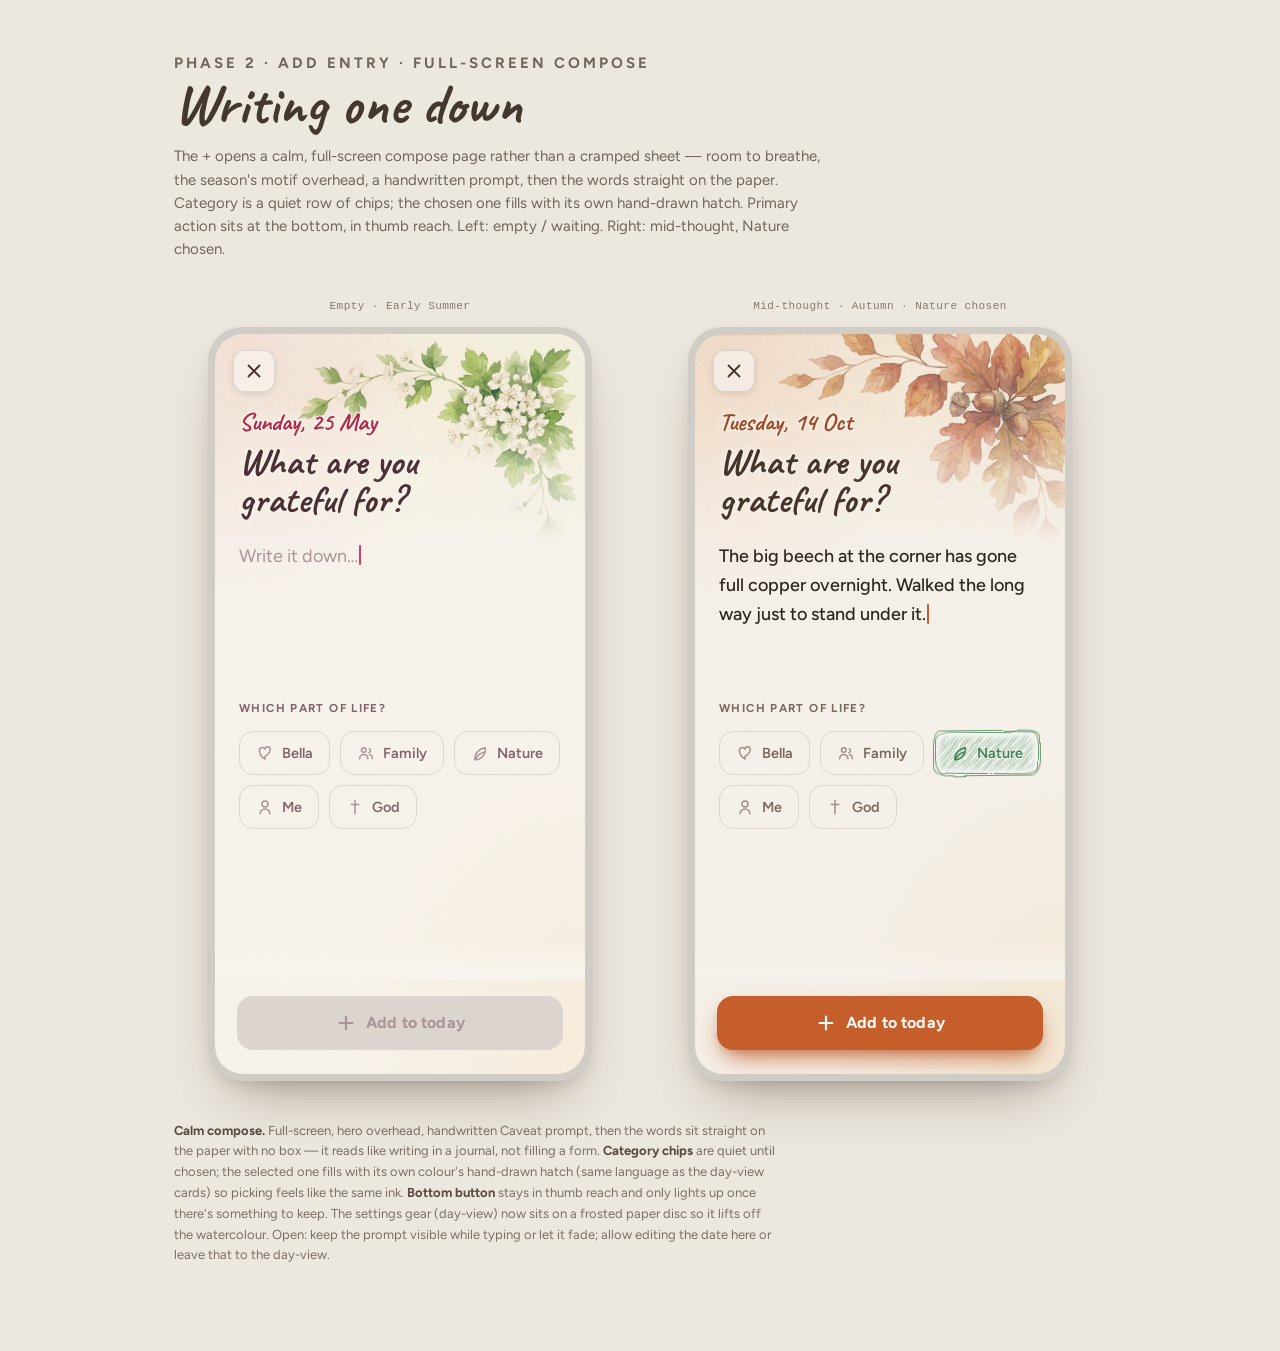
<file: notes/add-entry-mockup.html>
<!doctype html>
<html lang="en">
<head>
  <meta charset="utf-8">
  <meta name="viewport" content="width=device-width, initial-scale=1, viewport-fit=cover">
  <title>Gratitude — add entry (full-screen compose)</title>

  <link rel="preconnect" href="https://fonts.googleapis.com">
  <link rel="preconnect" href="https://fonts.gstatic.com" crossorigin>
  <link href="https://fonts.googleapis.com/css2?family=Caveat:wght@500;600;700&family=Figtree:wght@400;500;600;700&display=swap" rel="stylesheet">

  <style>
    :root {
      --c-wife:   hsl(348 54% 52%);
      --c-family: hsl(32 62% 47%);
      --c-nature: hsl(134 34% 38%);
      --c-me:     hsl(202 30% 45%);
      --c-god:    hsl(265 32% 52%);
      --r-md: 14px; --r-pill: 999px;
      --font-hand: "Caveat", cursive;
      --font-body: "Figtree", -apple-system, BlinkMacSystemFont, "Segoe UI", Roboto, sans-serif;
      --font-mono: ui-monospace, SFMono-Regular, Menlo, Consolas, monospace;
    }
    .theme-earlysummer {
      --accent: hsl(345 60% 53%); --accent-deep: hsl(345 60% 43%); --accent-soft: hsl(345 58% 94%);
      --ink: hsl(345 22% 24%); --ink-soft: hsl(345 12% 45%); --ink-faint: hsl(345 10% 62%);
      --paper: hsl(36 46% 95%); --card: hsl(40 52% 98.5%);
      --wash-a: hsl(345 60% 90% / 0.55); --wash-b: hsl(40 70% 88% / 0.5);
    }
    .theme-autumn {
      --accent: hsl(20 64% 47%); --accent-deep: hsl(18 62% 39%); --accent-soft: hsl(26 64% 93%);
      --ink: hsl(24 26% 22%); --ink-soft: hsl(24 14% 42%); --ink-faint: hsl(24 12% 58%);
      --paper: hsl(34 40% 94%); --card: hsl(38 48% 98%);
      --wash-a: hsl(20 64% 86% / 0.55); --wash-b: hsl(40 64% 84% / 0.5);
    }

    *, *::before, *::after { box-sizing: border-box; }
    html, body { margin: 0; padding: 0; }
    button { font-family: inherit; }
    svg { display: block; }

    body {
      font-family: var(--font-body); background: hsl(35 24% 90%); color: hsl(30 12% 25%);
      min-height: 100dvh; -webkit-font-smoothing: antialiased; -moz-osx-font-smoothing: grayscale;
      text-rendering: optimizeLegibility; font-size: 16px; line-height: 1.55;
    }
    .page { max-width: 980px; margin: 0 auto; padding: 52px 24px 72px; }
    .page-head { margin-bottom: 36px; }
    .eyebrow { font-size: 11px; font-weight: 700; letter-spacing: 0.2em; text-transform: uppercase; color: hsl(345 40% 48%); margin: 0 0 8px; }
    .page-head h1 { font-family: var(--font-hand); font-weight: 700; font-size: clamp(40px, 7vw, 58px); line-height: 1; margin: 0 0 12px; color: hsl(30 20% 22%); }
    .page-head p { color: hsl(30 10% 40%); max-width: 66ch; margin: 0; font-size: 15px; }

    .frames { display: grid; grid-template-columns: repeat(auto-fit, minmax(360px, 1fr)); gap: 28px; justify-items: center; }
    .frame-wrap { display: flex; flex-direction: column; gap: 12px; align-items: center; }
    .frame-tag { font-family: var(--font-mono); font-size: 11px; letter-spacing: 0.04em; color: hsl(30 10% 48%); }

    .phone {
      position: relative; width: 100%; max-width: 384px; border-radius: 34px; padding: 7px;
      background: hsl(30 12% 80%);
      box-shadow: 0 30px 60px -28px hsl(30 30% 20% / 0.5), 0 8px 20px -10px hsl(30 30% 20% / 0.25);
    }
    .screen {
      position: relative; border-radius: 28px; overflow: hidden; min-height: 740px;
      display: flex; flex-direction: column;
      background:
              radial-gradient(120% 80% at 8% 0%, var(--wash-a) 0%, transparent 46%),
              radial-gradient(120% 80% at 100% 100%, var(--wash-b) 0%, transparent 52%),
              var(--paper);
      color: var(--ink);
    }
    .screen::after {
      content: ""; position: absolute; inset: 0; pointer-events: none; z-index: 0;
      opacity: 0.04; mix-blend-mode: multiply;
      background-image: url("data:image/svg+xml,%3Csvg xmlns='http://www.w3.org/2000/svg' width='140' height='140'%3E%3Cfilter id='n'%3E%3CfeTurbulence type='fractalNoise' baseFrequency='0.85' numOctaves='2' stitchTiles='stitch'/%3E%3C/filter%3E%3Crect width='100%25' height='100%25' filter='url(%23n)'/%3E%3C/svg%3E");
    }
    .screen > * { position: relative; z-index: 2; }

    /* ---- seasonal hero motif band (painterly watercolour) ---- */
    .hero {
      position: absolute; top: 0; left: 0; right: 0; height: 208px; z-index: 1; pointer-events: none;
      background-size: cover; background-position: top right; background-repeat: no-repeat;
      mix-blend-mode: multiply; opacity: 0.85;
      -webkit-mask-image: linear-gradient(to bottom, rgba(0,0,0,0.95) 38%, transparent 100%);
      mask-image: linear-gradient(to bottom, rgba(0,0,0,0.95) 38%, transparent 100%);
    }
    .theme-earlysummer .hero { background-image: url('../assets/heroes/earlysummerhero.jpg'); }
    .theme-autumn .hero { background-image: url('../assets/heroes/autumnhero.jpg'); }

    /* ---- compose surface ---- */
    .compose { position: relative; z-index: 2; display: flex; flex-direction: column; flex: 1; }
    .compose-top { display: flex; align-items: center; justify-content: space-between; padding: 16px 18px 0; }

    .icon-btn {
      width: 42px; height: 42px; border-radius: 12px; flex-shrink: 0; cursor: pointer;
      border: 1px solid color-mix(in srgb, var(--ink) 14%, transparent);
      background: color-mix(in srgb, var(--paper) 80%, transparent);
      -webkit-backdrop-filter: blur(3px); backdrop-filter: blur(3px);
      color: var(--ink); display: grid; place-items: center;
      box-shadow: 0 2px 8px -3px hsl(30 30% 20% / 0.28);
    }
    .icon-btn svg { width: 22px; height: 22px; }

    .compose-body { flex: 1; padding: 14px 24px 8px; display: flex; flex-direction: column; }
    .compose-date {
      font-family: var(--font-hand); font-weight: 700; font-size: 25px; line-height: 1;
      color: var(--accent-deep); margin: 4px 0 0;
    }
    .compose-prompt {
      font-family: var(--font-hand); font-weight: 700; font-size: 38px; line-height: 1.02;
      color: var(--ink); margin: 8px 0 22px; max-width: 14ch;
    }
    .compose-date, .compose-prompt {
      text-shadow:
              -1px -1px 0 var(--paper), 1px -1px 0 var(--paper),
              -1px  1px 0 var(--paper), 1px  1px 0 var(--paper),
              0 0 12px var(--paper), 0 0 22px var(--paper);
    }

    /* borderless journal field — text sits straight on the paper */
    .compose-field { min-height: 132px; }
    .compose-field p { margin: 0; font-size: 18px; line-height: 1.62; font-weight: 500; }
    .compose-field .placeholder { color: var(--ink-faint); font-weight: 400; }
    .compose-field .typed { color: hsl(30 15% 15%); }
    .caret { display: inline-block; width: 2px; height: 1.1em; vertical-align: -0.18em; margin-left: 1px; background: var(--accent); border-radius: 1px; animation: blink 1.1s steps(1) infinite; }
    @keyframes blink { 50% { opacity: 0; } }

    .field-label { font-size: 11.5px; font-weight: 700; letter-spacing: 0.12em; text-transform: uppercase; color: var(--ink-soft); margin: 26px 0 13px; }

    .chips { display: flex; flex-wrap: wrap; gap: 10px; }
    .chip {
      --c: var(--ink-soft);
      position: relative; display: inline-flex; align-items: center; gap: 8px;
      min-height: 44px; padding: 10px 16px; border-radius: 14px; cursor: pointer;
      font-family: var(--font-body); font-weight: 600; font-size: 14.5px; color: var(--ink-soft);
      background: transparent; border: 1.5px solid color-mix(in srgb, var(--ink) 14%, transparent);
      transition: color 120ms ease;
    }
    .chip svg { width: 18px; height: 18px; color: var(--ink-faint); flex-shrink: 0; }
    .chip.is-wife { --c: var(--c-wife); } .chip.is-family { --c: var(--c-family); }
    .chip.is-nature { --c: var(--c-nature); } .chip.is-me { --c: var(--c-me); }
    .chip.is-god { --c: var(--c-god); }

    /* selected chip = the day-view card's crayon treatment, scaled down:
       overlapping double sketch outline, dense hatch in the middle, edges erased soft */
    .chip.sel { color: var(--c); border-color: transparent; z-index: 1; text-shadow: 0 1px 0 var(--card), 0 0 3px var(--card); }
    .chip.sel svg { color: var(--c); }

    .chip.sel::before, .chip.sel::after {
      content: ""; position: absolute; pointer-events: none;
      border: 1.2px solid color-mix(in srgb, var(--c) 75%, transparent);
    }
    /* inner line + denser shading, edges faded by a soft "eraser" inset glow */
    .chip.sel::before {
      inset: 0; z-index: -2;
      background-color: color-mix(in srgb, var(--c) 4%, var(--card));
      box-shadow:
              inset 2px 2px 5px 1px color-mix(in srgb, var(--c) 4%, var(--card)),
              inset -3px -2px 6px 1px color-mix(in srgb, var(--c) 4%, var(--card)),
              inset -1px 1px 5px 1px color-mix(in srgb, var(--c) 4%, var(--card));
      background-image:
              repeating-linear-gradient(-52deg, transparent, transparent 1.5px, color-mix(in srgb, var(--c) 17%, transparent) 1.5px, color-mix(in srgb, var(--c) 17%, transparent) 3px),
              repeating-linear-gradient(-43deg, transparent, transparent 3px, color-mix(in srgb, var(--c) 12%, transparent) 3px, color-mix(in srgb, var(--c) 12%, transparent) 6px),
              repeating-linear-gradient(-61deg, transparent, transparent 5px, color-mix(in srgb, var(--c) 9%, transparent) 5px, color-mix(in srgb, var(--c) 9%, transparent) 10px);
      filter: url(#sketch1);
      border-radius: 16px 7px 15px 9px / 9px 15px 7px 16px;
      transform: rotate(0.5deg);
    }
    /* outer line pushed out so the two outlines cross over */
    .chip.sel::after {
      inset: -2px; z-index: -1;
      filter: url(#sketch2);
      border-radius: 7px 16px 9px 15px / 16px 7px 15px 9px;
      transform: rotate(-0.6deg);
    }

    /* ---- bottom action ---- */
    .compose-foot { position: relative; padding: 16px 22px 24px; }
    .compose-foot::before {
      content: ""; position: absolute; left: 0; right: 0; top: -40px; height: 40px; pointer-events: none;
      background: linear-gradient(to top, var(--paper) 20%, transparent);
    }
    .add-btn {
      width: 100%; min-height: 54px; border: none; border-radius: 16px; cursor: pointer;
      background: var(--accent); color: hsl(40 60% 98%);
      font-family: var(--font-body); font-weight: 700; font-size: 16px; letter-spacing: 0.01em;
      display: inline-flex; align-items: center; justify-content: center; gap: 9px;
      box-shadow: 0 12px 26px -8px var(--accent), 0 4px 10px -4px hsl(0 0% 0% / 0.22);
      transition: transform 120ms ease;
    }
    .add-btn svg { width: 22px; height: 22px; }
    .add-btn:active { transform: scale(0.985); }
    .add-btn.is-disabled {
      background: color-mix(in srgb, var(--ink) 16%, var(--paper)); color: var(--ink-faint);
      box-shadow: none; cursor: default;
    }

    .footnote { margin-top: 40px; font-size: 13px; color: hsl(30 10% 44%); line-height: 1.6; max-width: 76ch; }
    .footnote strong { color: hsl(30 16% 30%); }
  </style>
</head>
<body>

<svg width="0" height="0" style="position:absolute" aria-hidden="true">
  <defs>
    <filter id="sketch1" x="-14%" y="-14%" width="128%" height="128%">
      <feTurbulence type="fractalNoise" baseFrequency="0.016" numOctaves="2" seed="7" result="n"/>
      <feDisplacementMap in="SourceGraphic" in2="n" scale="4" xChannelSelector="R" yChannelSelector="G" result="d"/>
      <feGaussianBlur in="d" stdDeviation="0.5"/>
    </filter>
    <filter id="sketch2" x="-14%" y="-14%" width="128%" height="128%">
      <feTurbulence type="fractalNoise" baseFrequency="0.021" numOctaves="2" seed="24" result="n"/>
      <feDisplacementMap in="SourceGraphic" in2="n" scale="3.5" xChannelSelector="R" yChannelSelector="G" result="d"/>
      <feGaussianBlur in="d" stdDeviation="0.5"/>
    </filter>
  </defs>
</svg>

<div class="page">
  <header class="page-head">
    <p class="eyebrow">Phase 2 · add entry · full-screen compose</p>
    <h1>Writing one down</h1>
    <p>The + opens a calm, full-screen compose page rather than a cramped sheet — room to breathe, the season's motif overhead, a handwritten prompt, then the words straight on the paper. Category is a quiet row of chips; the chosen one fills with its own hand-drawn hatch. Primary action sits at the bottom, in thumb reach. Left: empty / waiting. Right: mid-thought, Nature chosen.</p>
  </header>

  <div class="frames">

    <!-- empty / waiting -->
    <div class="frame-wrap">
      <span class="frame-tag">Empty · Early Summer</span>
      <div class="phone">
        <div class="screen theme-earlysummer">
          <div class="hero"></div>
          <div class="compose">

            <div class="compose-top">
              <button class="icon-btn" aria-label="Close"><svg viewBox="0 0 24 24" fill="none" stroke="currentColor" stroke-width="2" stroke-linecap="round" stroke-linejoin="round"><path d="M6 6l12 12M18 6L6 18"/></svg></button>
            </div>

            <div class="compose-body">
              <p class="compose-date">Sunday, 25 May</p>
              <p class="compose-prompt">What are you grateful for?</p>

              <div class="compose-field">
                <p class="placeholder">Write it down…<span class="caret"></span></p>
              </div>

              <p class="field-label">Which part of life?</p>
              <div class="chips">
                <button class="chip is-wife"><svg viewBox="0 0 24 24" fill="none" stroke="currentColor" stroke-width="2" stroke-linecap="round" stroke-linejoin="round"><path d="M12 20s-7-4.35-7-9.5A3.5 3.5 0 0 1 12 7a3.5 3.5 0 0 1 7 0c0 5.15-7 9.5-7 9.5z"/></svg>Bella</button>
                <button class="chip is-family"><svg viewBox="0 0 24 24" fill="none" stroke="currentColor" stroke-width="2" stroke-linecap="round" stroke-linejoin="round"><circle cx="9" cy="8" r="3"/><path d="M3.5 19.5a5.5 5.5 0 0 1 11 0"/><path d="M16 6.2a2.8 2.8 0 0 1 0 5.4"/><path d="M16.5 14.2a4.5 4.5 0 0 1 4 5.3"/></svg>Family</button>
                <button class="chip is-nature"><svg viewBox="0 0 24 24" fill="none" stroke="currentColor" stroke-width="2" stroke-linecap="round" stroke-linejoin="round"><path d="M5 21c0-9 6-15 14-16 1 9-5 16-14 16z"/><path d="M5 21c4-6 8-9 12-10"/></svg>Nature</button>
                <button class="chip is-me"><svg viewBox="0 0 24 24" fill="none" stroke="currentColor" stroke-width="2" stroke-linecap="round" stroke-linejoin="round"><circle cx="12" cy="8" r="4"/><path d="M5.5 21a6.5 6.5 0 0 1 13 0"/></svg>Me</button>
                <button class="chip is-god"><svg viewBox="0 0 24 24" fill="none" stroke="currentColor" stroke-width="2" stroke-linecap="round" stroke-linejoin="round"><path d="M12 3v18"/><path d="M7 8.5h10"/></svg>God</button>
              </div>
            </div>

            <div class="compose-foot">
              <button class="add-btn is-disabled"><svg viewBox="0 0 24 24" fill="none" stroke="currentColor" stroke-width="2.4" stroke-linecap="round" stroke-linejoin="round"><path d="M12 5v14M5 12h14"/></svg>Add to today</button>
            </div>

          </div>
        </div>
      </div>
    </div>

    <!-- mid-thought / filled -->
    <div class="frame-wrap">
      <span class="frame-tag">Mid-thought · Autumn · Nature chosen</span>
      <div class="phone">
        <div class="screen theme-autumn">
          <div class="hero"></div>
          <div class="compose">

            <div class="compose-top">
              <button class="icon-btn" aria-label="Close"><svg viewBox="0 0 24 24" fill="none" stroke="currentColor" stroke-width="2" stroke-linecap="round" stroke-linejoin="round"><path d="M6 6l12 12M18 6L6 18"/></svg></button>
            </div>

            <div class="compose-body">
              <p class="compose-date">Tuesday, 14 Oct</p>
              <p class="compose-prompt">What are you grateful for?</p>

              <div class="compose-field">
                <p class="typed">The big beech at the corner has gone full copper overnight. Walked the long way just to stand under it.<span class="caret"></span></p>
              </div>

              <p class="field-label">Which part of life?</p>
              <div class="chips">
                <button class="chip is-wife"><svg viewBox="0 0 24 24" fill="none" stroke="currentColor" stroke-width="2" stroke-linecap="round" stroke-linejoin="round"><path d="M12 20s-7-4.35-7-9.5A3.5 3.5 0 0 1 12 7a3.5 3.5 0 0 1 7 0c0 5.15-7 9.5-7 9.5z"/></svg>Bella</button>
                <button class="chip is-family"><svg viewBox="0 0 24 24" fill="none" stroke="currentColor" stroke-width="2" stroke-linecap="round" stroke-linejoin="round"><circle cx="9" cy="8" r="3"/><path d="M3.5 19.5a5.5 5.5 0 0 1 11 0"/><path d="M16 6.2a2.8 2.8 0 0 1 0 5.4"/><path d="M16.5 14.2a4.5 4.5 0 0 1 4 5.3"/></svg>Family</button>
                <button class="chip is-nature sel"><svg viewBox="0 0 24 24" fill="none" stroke="currentColor" stroke-width="2" stroke-linecap="round" stroke-linejoin="round"><path d="M5 21c0-9 6-15 14-16 1 9-5 16-14 16z"/><path d="M5 21c4-6 8-9 12-10"/></svg>Nature</button>
                <button class="chip is-me"><svg viewBox="0 0 24 24" fill="none" stroke="currentColor" stroke-width="2" stroke-linecap="round" stroke-linejoin="round"><circle cx="12" cy="8" r="4"/><path d="M5.5 21a6.5 6.5 0 0 1 13 0"/></svg>Me</button>
                <button class="chip is-god"><svg viewBox="0 0 24 24" fill="none" stroke="currentColor" stroke-width="2" stroke-linecap="round" stroke-linejoin="round"><path d="M12 3v18"/><path d="M7 8.5h10"/></svg>God</button>
              </div>
            </div>

            <div class="compose-foot">
              <button class="add-btn"><svg viewBox="0 0 24 24" fill="none" stroke="currentColor" stroke-width="2.4" stroke-linecap="round" stroke-linejoin="round"><path d="M12 5v14M5 12h14"/></svg>Add to today</button>
            </div>

          </div>
        </div>
      </div>
    </div>

  </div>

  <p class="footnote">
    <strong>Calm compose.</strong> Full-screen, hero overhead, handwritten Caveat prompt, then the words sit straight on the paper with no box — it reads like writing in a journal, not filling a form. <strong>Category chips</strong> are quiet until chosen; the selected one fills with its own colour's hand-drawn hatch (same language as the day-view cards) so picking feels like the same ink. <strong>Bottom button</strong> stays in thumb reach and only lights up once there's something to keep. The settings gear (day-view) now sits on a frosted paper disc so it lifts off the watercolour. Open: keep the prompt visible while typing or let it fade; allow editing the date here or leave that to the day-view.
  </p>
</div>
</body>
</html>
</file>
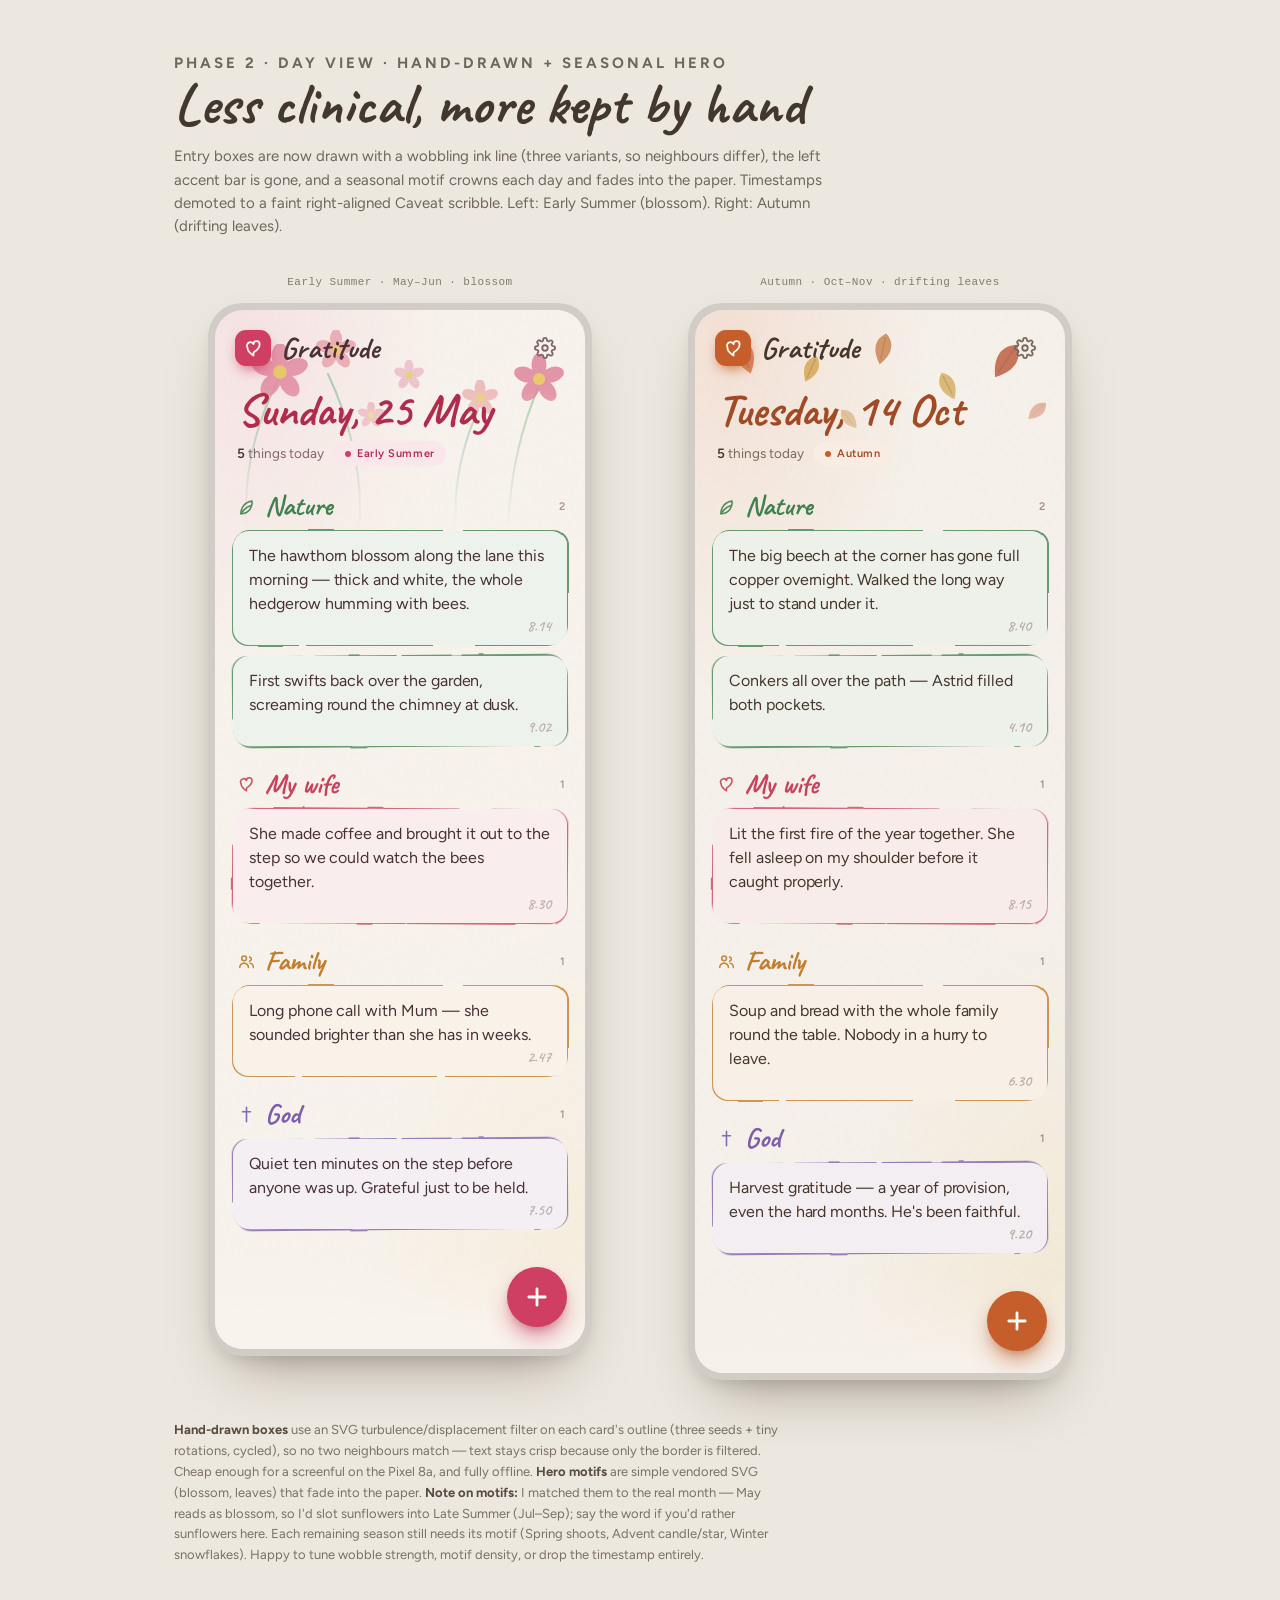
<file: notes/day-view-mockup-2.html>
<!doctype html>
<html lang="en">
<head>
  <meta charset="utf-8">
  <meta name="viewport" content="width=device-width, initial-scale=1, viewport-fit=cover">
  <title>Gratitude — day view (hand-drawn + seasonal hero)</title>

  <link rel="preconnect" href="https://fonts.googleapis.com">
  <link rel="preconnect" href="https://fonts.gstatic.com" crossorigin>
  <link href="https://fonts.googleapis.com/css2?family=Caveat:wght@500;600;700&family=Figtree:wght@400;500;600;700&display=swap" rel="stylesheet">

  <style>
    :root {
      --c-wife:   hsl(348 54% 52%);
      --c-family: hsl(32 62% 47%);
      --c-nature: hsl(134 34% 38%);
      --c-me:     hsl(202 30% 45%);
      --c-god:    hsl(265 32% 52%);
      --r-md: 14px; --r-pill: 999px;
      --font-hand: "Caveat", cursive;
      --font-body: "Figtree", -apple-system, BlinkMacSystemFont, "Segoe UI", Roboto, sans-serif;
      --font-mono: ui-monospace, SFMono-Regular, Menlo, Consolas, monospace;
    }
    .theme-earlysummer {
      --accent: hsl(345 60% 53%); --accent-deep: hsl(345 60% 43%); --accent-soft: hsl(345 58% 94%);
      --ink: hsl(345 22% 24%); --ink-soft: hsl(345 12% 45%); --ink-faint: hsl(345 10% 62%);
      --paper: hsl(36 46% 95%); --card: hsl(40 52% 98.5%);
      --wash-a: hsl(345 60% 90% / 0.55); --wash-b: hsl(40 70% 88% / 0.5);
    }
    .theme-autumn {
      --accent: hsl(20 64% 47%); --accent-deep: hsl(18 62% 39%); --accent-soft: hsl(26 64% 93%);
      --ink: hsl(24 26% 22%); --ink-soft: hsl(24 14% 42%); --ink-faint: hsl(24 12% 58%);
      --paper: hsl(34 40% 94%); --card: hsl(38 48% 98%);
      --wash-a: hsl(20 64% 86% / 0.55); --wash-b: hsl(40 64% 84% / 0.5);
    }

    *, *::before, *::after { box-sizing: border-box; }
    html, body { margin: 0; padding: 0; }
    button { font-family: inherit; }
    svg { display: block; }

    body {
      font-family: var(--font-body); background: hsl(35 24% 90%); color: hsl(30 12% 25%);
      min-height: 100dvh; -webkit-font-smoothing: antialiased; -moz-osx-font-smoothing: grayscale;
      text-rendering: optimizeLegibility; font-size: 16px; line-height: 1.55;
    }
    .page { max-width: 980px; margin: 0 auto; padding: 52px 24px 72px; }
    .page-head { margin-bottom: 36px; }
    .eyebrow { font-size: 11px; font-weight: 700; letter-spacing: 0.2em; text-transform: uppercase; color: hsl(345 40% 48%); margin: 0 0 8px; }
    .page-head h1 { font-family: var(--font-hand); font-weight: 700; font-size: clamp(40px, 7vw, 58px); line-height: 1; margin: 0 0 12px; color: hsl(30 20% 22%); }
    .page-head p { color: hsl(30 10% 40%); max-width: 66ch; margin: 0; font-size: 15px; }

    .frames { display: grid; grid-template-columns: repeat(auto-fit, minmax(360px, 1fr)); gap: 28px; justify-items: center; }
    .frame-wrap { display: flex; flex-direction: column; gap: 12px; align-items: center; }
    .frame-tag { font-family: var(--font-mono); font-size: 11px; letter-spacing: 0.04em; color: hsl(30 10% 48%); }

    .phone {
      position: relative; width: 100%; max-width: 384px; border-radius: 34px; padding: 7px;
      background: hsl(30 12% 80%);
      box-shadow: 0 30px 60px -28px hsl(30 30% 20% / 0.5), 0 8px 20px -10px hsl(30 30% 20% / 0.25);
    }
    .screen {
      position: relative; border-radius: 28px; overflow: hidden; min-height: 740px;
      display: flex; flex-direction: column;
      background:
        radial-gradient(120% 80% at 8% 0%, var(--wash-a) 0%, transparent 46%),
        radial-gradient(120% 80% at 100% 100%, var(--wash-b) 0%, transparent 52%),
        var(--paper);
      color: var(--ink);
    }
    .screen::after {
      content: ""; position: absolute; inset: 0; pointer-events: none; z-index: 0;
      opacity: 0.04; mix-blend-mode: multiply;
      background-image: url("data:image/svg+xml,%3Csvg xmlns='http://www.w3.org/2000/svg' width='140' height='140'%3E%3Cfilter id='n'%3E%3CfeTurbulence type='fractalNoise' baseFrequency='0.85' numOctaves='2' stitchTiles='stitch'/%3E%3C/filter%3E%3Crect width='100%25' height='100%25' filter='url(%23n)'/%3E%3C/svg%3E");
    }
    .screen > * { position: relative; z-index: 2; }

    /* ---- seasonal hero motif band ---- */
    .hero {
      position: absolute; top: 0; left: 0; right: 0; height: 218px; z-index: 1; pointer-events: none;
      -webkit-mask-image: linear-gradient(to bottom, rgba(0,0,0,0.95) 35%, transparent 100%);
      mask-image: linear-gradient(to bottom, rgba(0,0,0,0.95) 35%, transparent 100%);
    }
    .hero svg { width: 100%; height: 100%; }

    .app-header { display: flex; align-items: center; gap: 10px; padding: 18px 20px 14px; }
    .brand-mark { width: 36px; height: 36px; border-radius: 11px; flex-shrink: 0; background: var(--accent); color: hsl(40 60% 98%); display: grid; place-items: center; box-shadow: 0 6px 14px -5px var(--accent); }
    .brand-mark svg { width: 21px; height: 21px; }
    .brand-name { font-family: var(--font-hand); font-weight: 700; font-size: 30px; line-height: 1; color: var(--ink); flex: 1; }
    .settings-btn { width: 40px; height: 40px; border-radius: 11px; border: none; background: transparent; color: var(--ink-soft); display: grid; place-items: center; cursor: pointer; }

    .day-hero { padding: 6px 22px 22px; }
    .day-date { font-family: var(--font-hand); font-weight: 700; font-size: 46px; line-height: 0.98; color: var(--accent-deep); margin: 0; }
    .day-meta { display: flex; align-items: center; gap: 10px; margin-top: 8px; }
    .day-meta .count { font-size: 13.5px; color: var(--ink-soft); }
    .day-meta .count strong { color: var(--ink); font-weight: 600; }
    .season-chip { font-size: 11px; font-weight: 600; letter-spacing: 0.05em; color: var(--accent-deep); background: var(--accent-soft); padding: 4px 11px; border-radius: var(--r-pill); display: inline-flex; align-items: center; gap: 6px; }
    .season-chip::before { content: ""; width: 6px; height: 6px; border-radius: 50%; background: var(--accent); }

    .day-scroll { flex: 1; overflow: hidden; padding: 4px 18px 120px; display: flex; flex-direction: column; gap: 24px; }

    .cat-group { --c: var(--ink); }
    .cat-group.is-wife { --c: var(--c-wife); } .cat-group.is-family { --c: var(--c-family); }
    .cat-group.is-nature { --c: var(--c-nature); } .cat-group.is-me { --c: var(--c-me); }
    .cat-group.is-god { --c: var(--c-god); }

    .cat-head { display: flex; align-items: center; gap: 9px; margin: 0 0 11px; padding-left: 4px; font-family: var(--font-hand); font-weight: 700; font-size: 28px; line-height: 1; color: var(--c); }
    .cat-head .cat-icon { width: 19px; height: 19px; flex-shrink: 0; color: var(--c); opacity: 0.92; }
    .cat-head .cat-count { font-family: var(--font-body); font-size: 11px; font-weight: 600; color: var(--ink-faint); margin-left: auto; padding-right: 2px; }

    .entry-list { display: flex; flex-direction: column; gap: 11px; }

    /* ---- hand-drawn entry card ---- */
    .entry {
      position: relative; padding: 13px 16px 11px;
      background: color-mix(in srgb, var(--c) 8%, var(--card));
      border-radius: 16px; cursor: pointer;
      transition: transform 90ms ease;
    }
    .entry::before {
      content: ""; position: absolute; inset: -1px; z-index: -1; pointer-events: none;
      border: 2px solid var(--c); opacity: 0.78;
    }
    .entry:active { transform: scale(0.992); }
    /* three sketch variants — cycled so neighbours differ */
    .entry.s1::before { filter: url(#sketch1); border-radius: 19px 15px 21px 16px; }
    .entry.s2::before { filter: url(#sketch2); border-radius: 15px 21px 16px 20px; transform: rotate(-0.5deg); }
    .entry.s3::before { filter: url(#sketch3); border-radius: 22px 16px 18px 21px; transform: rotate(0.45deg); }

    .entry-text { margin: 0; font-size: 16px; line-height: 1.5; color: var(--ink); letter-spacing: -0.003em; }
    .entry-time { display: block; text-align: right; margin: 2px 0 0; font-family: var(--font-hand); font-weight: 600; font-size: 16px; color: var(--ink-faint); opacity: 0.7; line-height: 1; }

    .fab {
      position: absolute; right: 18px; bottom: 22px; z-index: 6;
      width: 60px; height: 60px; border-radius: 50%; border: none;
      background: var(--accent); color: hsl(40 60% 98%); display: grid; place-items: center; cursor: pointer;
      box-shadow: 0 12px 26px -8px var(--accent), 0 4px 10px -4px hsl(0 0% 0% / 0.25);
      transition: transform 120ms ease;
    }
    .fab svg { width: 28px; height: 28px; }
    .fab:active { transform: scale(0.94); }
    .screen-fade { position: absolute; left: 0; right: 0; bottom: 0; height: 96px; z-index: 4; pointer-events: none; background: linear-gradient(to top, var(--paper) 14%, transparent); }

    .stagger > * { opacity: 0; transform: translateY(10px); animation: rise 620ms cubic-bezier(0.2,0.7,0.2,1) forwards; }
    .stagger > *:nth-child(1) { animation-delay: 80ms; } .stagger > *:nth-child(2) { animation-delay: 160ms; }
    .stagger > *:nth-child(3) { animation-delay: 240ms; } .stagger > *:nth-child(4) { animation-delay: 320ms; }
    @keyframes rise { to { opacity: 1; transform: translateY(0); } }
    @media (prefers-reduced-motion: reduce) { .stagger > * { opacity: 1; transform: none; animation: none; } }

    .footnote { margin-top: 40px; font-size: 13px; color: hsl(30 10% 44%); line-height: 1.6; max-width: 76ch; }
    .footnote strong { color: hsl(30 16% 30%); }
  </style>
</head>
<body>

  <!-- shared filter + motif defs -->
  <svg width="0" height="0" style="position:absolute" aria-hidden="true">
    <defs>
      <filter id="sketch1" x="-12%" y="-12%" width="124%" height="124%"><feTurbulence type="fractalNoise" baseFrequency="0.016" numOctaves="2" seed="7" result="n"/><feDisplacementMap in="SourceGraphic" in2="n" scale="4" xChannelSelector="R" yChannelSelector="G"/></filter>
      <filter id="sketch2" x="-12%" y="-12%" width="124%" height="124%"><feTurbulence type="fractalNoise" baseFrequency="0.021" numOctaves="2" seed="24" result="n"/><feDisplacementMap in="SourceGraphic" in2="n" scale="3.4" xChannelSelector="R" yChannelSelector="G"/></filter>
      <filter id="sketch3" x="-12%" y="-12%" width="124%" height="124%"><feTurbulence type="fractalNoise" baseFrequency="0.018" numOctaves="2" seed="41" result="n"/><feDisplacementMap in="SourceGraphic" in2="n" scale="4.4" xChannelSelector="R" yChannelSelector="G"/></filter>

      <symbol id="bloom" viewBox="-14 -14 28 28">
        <g fill="currentColor">
          <ellipse cx="0" cy="-8" rx="4.2" ry="6.5"/>
          <ellipse cx="0" cy="-8" rx="4.2" ry="6.5" transform="rotate(72)"/>
          <ellipse cx="0" cy="-8" rx="4.2" ry="6.5" transform="rotate(144)"/>
          <ellipse cx="0" cy="-8" rx="4.2" ry="6.5" transform="rotate(216)"/>
          <ellipse cx="0" cy="-8" rx="4.2" ry="6.5" transform="rotate(288)"/>
        </g>
        <circle cx="0" cy="0" r="3.4" fill="hsl(45 75% 60%)"/>
      </symbol>

      <symbol id="leaf" viewBox="0 0 24 28">
        <path d="M12 1c8 6 9 15 0 26C3 16 4 7 12 1z" fill="currentColor"/>
        <path d="M12 4v19" stroke="hsl(28 35% 30% / 0.45)" stroke-width="1.1" fill="none"/>
      </symbol>
    </defs>
  </svg>

  <div class="page">
    <header class="page-head">
      <p class="eyebrow">Phase 2 · day view · hand-drawn + seasonal hero</p>
      <h1>Less clinical, more kept by hand</h1>
      <p>Entry boxes are now drawn with a wobbling ink line (three variants, so neighbours differ), the left accent bar is gone, and a seasonal motif crowns each day and fades into the paper. Timestamps demoted to a faint right-aligned Caveat scribble. Left: Early Summer (blossom). Right: Autumn (drifting leaves).</p>
    </header>

    <div class="frames">

      <!-- ============== Early Summer ============== -->
      <div class="frame-wrap">
        <span class="frame-tag">Early Summer · May–Jun · blossom</span>
        <div class="phone">
          <div class="screen theme-earlysummer">

            <div class="hero" style="color: hsl(345 58% 64%)">
              <svg viewBox="0 0 384 218" preserveAspectRatio="xMidYMin slice" fill="none">
                <g stroke="hsl(134 30% 52% / 0.5)" stroke-width="2" stroke-linecap="round">
                  <path d="M40 230 Q30 150 70 70"/><path d="M150 235 Q160 150 120 64"/>
                  <path d="M300 232 Q300 150 330 78"/><path d="M250 236 Q240 168 270 100"/>
                </g>
                <use href="#bloom" x="44" y="34" width="56" height="56" style="color:hsl(345 60% 70%)" opacity="0.85"/>
                <use href="#bloom" x="108" y="20" width="40" height="40" style="color:hsl(350 64% 76%)" opacity="0.8"/>
                <use href="#bloom" x="306" y="44" width="50" height="50" style="color:hsl(345 58% 68%)" opacity="0.85"/>
                <use href="#bloom" x="254" y="70" width="36" height="36" style="color:hsl(2 60% 78%)" opacity="0.75"/>
                <use href="#bloom" x="186" y="50" width="30" height="30" style="color:hsl(345 55% 80%)" opacity="0.7"/>
                <use href="#bloom" x="150" y="92" width="26" height="26" style="color:hsl(350 60% 74%)" opacity="0.6"/>
              </svg>
            </div>

            <header class="app-header">
              <span class="brand-mark"><svg viewBox="0 0 24 24" fill="none" stroke="currentColor" stroke-width="2" stroke-linecap="round" stroke-linejoin="round"><path d="M12 20s-7-4.35-7-9.5A3.5 3.5 0 0 1 12 7a3.5 3.5 0 0 1 7 0c0 5.15-7 9.5-7 9.5z"/></svg></span>
              <span class="brand-name">Gratitude</span>
              <button class="settings-btn" aria-label="Settings"><svg viewBox="0 0 24 24" width="22" height="22" fill="none" stroke="currentColor" stroke-width="2" stroke-linecap="round" stroke-linejoin="round"><circle cx="12" cy="12" r="3"/><path d="M19.4 15a1.65 1.65 0 0 0 .33 1.82l.06.06a2 2 0 1 1-2.83 2.83l-.06-.06a1.65 1.65 0 0 0-1.82-.33 1.65 1.65 0 0 0-1 1.51V21a2 2 0 0 1-4 0v-.09A1.65 1.65 0 0 0 9 19.4a1.65 1.65 0 0 0-1.82.33l-.06.06a2 2 0 1 1-2.83-2.83l.06-.06a1.65 1.65 0 0 0 .33-1.82 1.65 1.65 0 0 0-1.51-1H3a2 2 0 0 1 0-4h.09A1.65 1.65 0 0 0 4.6 9a1.65 1.65 0 0 0-.33-1.82l-.06-.06a2 2 0 1 1 2.83-2.83l.06.06a1.65 1.65 0 0 0 1.82.33H9a1.65 1.65 0 0 0 1-1.51V3a2 2 0 0 1 4 0v.09a1.65 1.65 0 0 0 1 1.51 1.65 1.65 0 0 0 1.82-.33l.06-.06a2 2 0 1 1 2.83 2.83l-.06.06a1.65 1.65 0 0 0-.33 1.82V9a1.65 1.65 0 0 0 1.51 1H21a2 2 0 0 1 0 4h-.09a1.65 1.65 0 0 0-1.51 1z"/></svg></button>
            </header>

            <div class="day-hero">
              <h2 class="day-date">Sunday, 25 May</h2>
              <div class="day-meta"><span class="count"><strong>5</strong> things today</span><span class="season-chip">Early Summer</span></div>
            </div>

            <div class="day-scroll stagger">
              <section class="cat-group is-nature">
                <h3 class="cat-head"><svg class="cat-icon" viewBox="0 0 24 24" fill="none" stroke="currentColor" stroke-width="2" stroke-linecap="round" stroke-linejoin="round"><path d="M5 21c0-9 6-15 14-16 1 9-5 16-14 16z"/><path d="M5 21c4-6 8-9 12-10"/></svg>Nature<span class="cat-count">2</span></h3>
                <div class="entry-list">
                  <article class="entry s1"><p class="entry-text">The hawthorn blossom along the lane this morning — thick and white, the whole hedgerow humming with bees.</p><span class="entry-time">8.14</span></article>
                  <article class="entry s2"><p class="entry-text">First swifts back over the garden, screaming round the chimney at dusk.</p><span class="entry-time">9.02</span></article>
                </div>
              </section>
              <section class="cat-group is-wife">
                <h3 class="cat-head"><svg class="cat-icon" viewBox="0 0 24 24" fill="none" stroke="currentColor" stroke-width="2" stroke-linecap="round" stroke-linejoin="round"><path d="M12 20s-7-4.35-7-9.5A3.5 3.5 0 0 1 12 7a3.5 3.5 0 0 1 7 0c0 5.15-7 9.5-7 9.5z"/></svg>My wife<span class="cat-count">1</span></h3>
                <div class="entry-list">
                  <article class="entry s3"><p class="entry-text">She made coffee and brought it out to the step so we could watch the bees together.</p><span class="entry-time">8.30</span></article>
                </div>
              </section>
              <section class="cat-group is-family">
                <h3 class="cat-head"><svg class="cat-icon" viewBox="0 0 24 24" fill="none" stroke="currentColor" stroke-width="2" stroke-linecap="round" stroke-linejoin="round"><circle cx="9" cy="8" r="3"/><path d="M3.5 19.5a5.5 5.5 0 0 1 11 0"/><path d="M16 6.2a2.8 2.8 0 0 1 0 5.4"/><path d="M16.5 14.2a4.5 4.5 0 0 1 4 5.3"/></svg>Family<span class="cat-count">1</span></h3>
                <div class="entry-list">
                  <article class="entry s1"><p class="entry-text">Long phone call with Mum — she sounded brighter than she has in weeks.</p><span class="entry-time">2.47</span></article>
                </div>
              </section>
              <section class="cat-group is-god">
                <h3 class="cat-head"><svg class="cat-icon" viewBox="0 0 24 24" fill="none" stroke="currentColor" stroke-width="2" stroke-linecap="round" stroke-linejoin="round"><path d="M12 3v18"/><path d="M7 8.5h10"/></svg>God<span class="cat-count">1</span></h3>
                <div class="entry-list">
                  <article class="entry s2"><p class="entry-text">Quiet ten minutes on the step before anyone was up. Grateful just to be held.</p><span class="entry-time">7.50</span></article>
                </div>
              </section>
            </div>

            <div class="screen-fade"></div>
            <button class="fab" aria-label="Add a gratitude"><svg viewBox="0 0 24 24" fill="none" stroke="currentColor" stroke-width="2.4" stroke-linecap="round" stroke-linejoin="round"><path d="M12 5v14M5 12h14"/></svg></button>

          </div>
        </div>
      </div>

      <!-- ============== Autumn ============== -->
      <div class="frame-wrap">
        <span class="frame-tag">Autumn · Oct–Nov · drifting leaves</span>
        <div class="phone">
          <div class="screen theme-autumn">

            <div class="hero">
              <svg viewBox="0 0 384 218" preserveAspectRatio="xMidYMin slice" fill="none">
                <use href="#leaf" x="40" y="26" width="34" height="40" style="color:hsl(20 64% 52%)" opacity="0.8" transform="rotate(-18 57 46)"/>
                <use href="#leaf" x="110" y="44" width="26" height="30" style="color:hsl(38 62% 50%)" opacity="0.7" transform="rotate(24 123 59)"/>
                <use href="#leaf" x="300" y="30" width="36" height="42" style="color:hsl(14 58% 46%)" opacity="0.82" transform="rotate(34 318 51)"/>
                <use href="#leaf" x="246" y="60" width="28" height="32" style="color:hsl(40 60% 52%)" opacity="0.7" transform="rotate(-26 260 76)"/>
                <use href="#leaf" x="180" y="22" width="30" height="34" style="color:hsl(26 60% 48%)" opacity="0.75" transform="rotate(12 195 39)"/>
                <use href="#leaf" x="150" y="96" width="22" height="26" style="color:hsl(34 56% 50%)" opacity="0.55" transform="rotate(-40 161 109)"/>
                <use href="#leaf" x="338" y="88" width="22" height="26" style="color:hsl(18 56% 50%)" opacity="0.5" transform="rotate(48 349 101)"/>
              </svg>
            </div>

            <header class="app-header">
              <span class="brand-mark"><svg viewBox="0 0 24 24" fill="none" stroke="currentColor" stroke-width="2" stroke-linecap="round" stroke-linejoin="round"><path d="M12 20s-7-4.35-7-9.5A3.5 3.5 0 0 1 12 7a3.5 3.5 0 0 1 7 0c0 5.15-7 9.5-7 9.5z"/></svg></span>
              <span class="brand-name">Gratitude</span>
              <button class="settings-btn" aria-label="Settings"><svg viewBox="0 0 24 24" width="22" height="22" fill="none" stroke="currentColor" stroke-width="2" stroke-linecap="round" stroke-linejoin="round"><circle cx="12" cy="12" r="3"/><path d="M19.4 15a1.65 1.65 0 0 0 .33 1.82l.06.06a2 2 0 1 1-2.83 2.83l-.06-.06a1.65 1.65 0 0 0-1.82-.33 1.65 1.65 0 0 0-1 1.51V21a2 2 0 0 1-4 0v-.09A1.65 1.65 0 0 0 9 19.4a1.65 1.65 0 0 0-1.82.33l-.06.06a2 2 0 1 1-2.83-2.83l.06-.06a1.65 1.65 0 0 0 .33-1.82 1.65 1.65 0 0 0-1.51-1H3a2 2 0 0 1 0-4h.09A1.65 1.65 0 0 0 4.6 9a1.65 1.65 0 0 0-.33-1.82l-.06-.06a2 2 0 1 1 2.83-2.83l.06.06a1.65 1.65 0 0 0 1.82.33H9a1.65 1.65 0 0 0 1-1.51V3a2 2 0 0 1 4 0v.09a1.65 1.65 0 0 0 1 1.51 1.65 1.65 0 0 0 1.82-.33l.06-.06a2 2 0 1 1 2.83 2.83l-.06.06a1.65 1.65 0 0 0-.33 1.82V9a1.65 1.65 0 0 0 1.51 1H21a2 2 0 0 1 0 4h-.09a1.65 1.65 0 0 0-1.51 1z"/></svg></button>
            </header>

            <div class="day-hero">
              <h2 class="day-date">Tuesday, 14 Oct</h2>
              <div class="day-meta"><span class="count"><strong>5</strong> things today</span><span class="season-chip">Autumn</span></div>
            </div>

            <div class="day-scroll stagger">
              <section class="cat-group is-nature">
                <h3 class="cat-head"><svg class="cat-icon" viewBox="0 0 24 24" fill="none" stroke="currentColor" stroke-width="2" stroke-linecap="round" stroke-linejoin="round"><path d="M5 21c0-9 6-15 14-16 1 9-5 16-14 16z"/><path d="M5 21c4-6 8-9 12-10"/></svg>Nature<span class="cat-count">2</span></h3>
                <div class="entry-list">
                  <article class="entry s1"><p class="entry-text">The big beech at the corner has gone full copper overnight. Walked the long way just to stand under it.</p><span class="entry-time">8.40</span></article>
                  <article class="entry s2"><p class="entry-text">Conkers all over the path — Astrid filled both pockets.</p><span class="entry-time">4.10</span></article>
                </div>
              </section>
              <section class="cat-group is-wife">
                <h3 class="cat-head"><svg class="cat-icon" viewBox="0 0 24 24" fill="none" stroke="currentColor" stroke-width="2" stroke-linecap="round" stroke-linejoin="round"><path d="M12 20s-7-4.35-7-9.5A3.5 3.5 0 0 1 12 7a3.5 3.5 0 0 1 7 0c0 5.15-7 9.5-7 9.5z"/></svg>My wife<span class="cat-count">1</span></h3>
                <div class="entry-list">
                  <article class="entry s3"><p class="entry-text">Lit the first fire of the year together. She fell asleep on my shoulder before it caught properly.</p><span class="entry-time">8.15</span></article>
                </div>
              </section>
              <section class="cat-group is-family">
                <h3 class="cat-head"><svg class="cat-icon" viewBox="0 0 24 24" fill="none" stroke="currentColor" stroke-width="2" stroke-linecap="round" stroke-linejoin="round"><circle cx="9" cy="8" r="3"/><path d="M3.5 19.5a5.5 5.5 0 0 1 11 0"/><path d="M16 6.2a2.8 2.8 0 0 1 0 5.4"/><path d="M16.5 14.2a4.5 4.5 0 0 1 4 5.3"/></svg>Family<span class="cat-count">1</span></h3>
                <div class="entry-list">
                  <article class="entry s1"><p class="entry-text">Soup and bread with the whole family round the table. Nobody in a hurry to leave.</p><span class="entry-time">6.30</span></article>
                </div>
              </section>
              <section class="cat-group is-god">
                <h3 class="cat-head"><svg class="cat-icon" viewBox="0 0 24 24" fill="none" stroke="currentColor" stroke-width="2" stroke-linecap="round" stroke-linejoin="round"><path d="M12 3v18"/><path d="M7 8.5h10"/></svg>God<span class="cat-count">1</span></h3>
                <div class="entry-list">
                  <article class="entry s2"><p class="entry-text">Harvest gratitude — a year of provision, even the hard months. He's been faithful.</p><span class="entry-time">9.20</span></article>
                </div>
              </section>
            </div>

            <div class="screen-fade"></div>
            <button class="fab" aria-label="Add a gratitude"><svg viewBox="0 0 24 24" fill="none" stroke="currentColor" stroke-width="2.4" stroke-linecap="round" stroke-linejoin="round"><path d="M12 5v14M5 12h14"/></svg></button>

          </div>
        </div>
      </div>

    </div>

    <p class="footnote">
      <strong>Hand-drawn boxes</strong> use an SVG turbulence/displacement filter on each card's outline (three seeds + tiny rotations, cycled), so no two neighbours match — text stays crisp because only the border is filtered. Cheap enough for a screenful on the Pixel 8a, and fully offline. <strong>Hero motifs</strong> are simple vendored SVG (blossom, leaves) that fade into the paper. <strong>Note on motifs:</strong> I matched them to the real month — May reads as blossom, so I'd slot sunflowers into Late Summer (Jul–Sep); say the word if you'd rather sunflowers here. Each remaining season still needs its motif (Spring shoots, Advent candle/star, Winter snowflakes). Happy to tune wobble strength, motif density, or drop the timestamp entirely.
    </p>
  </div>
</body>
</html>
</file>
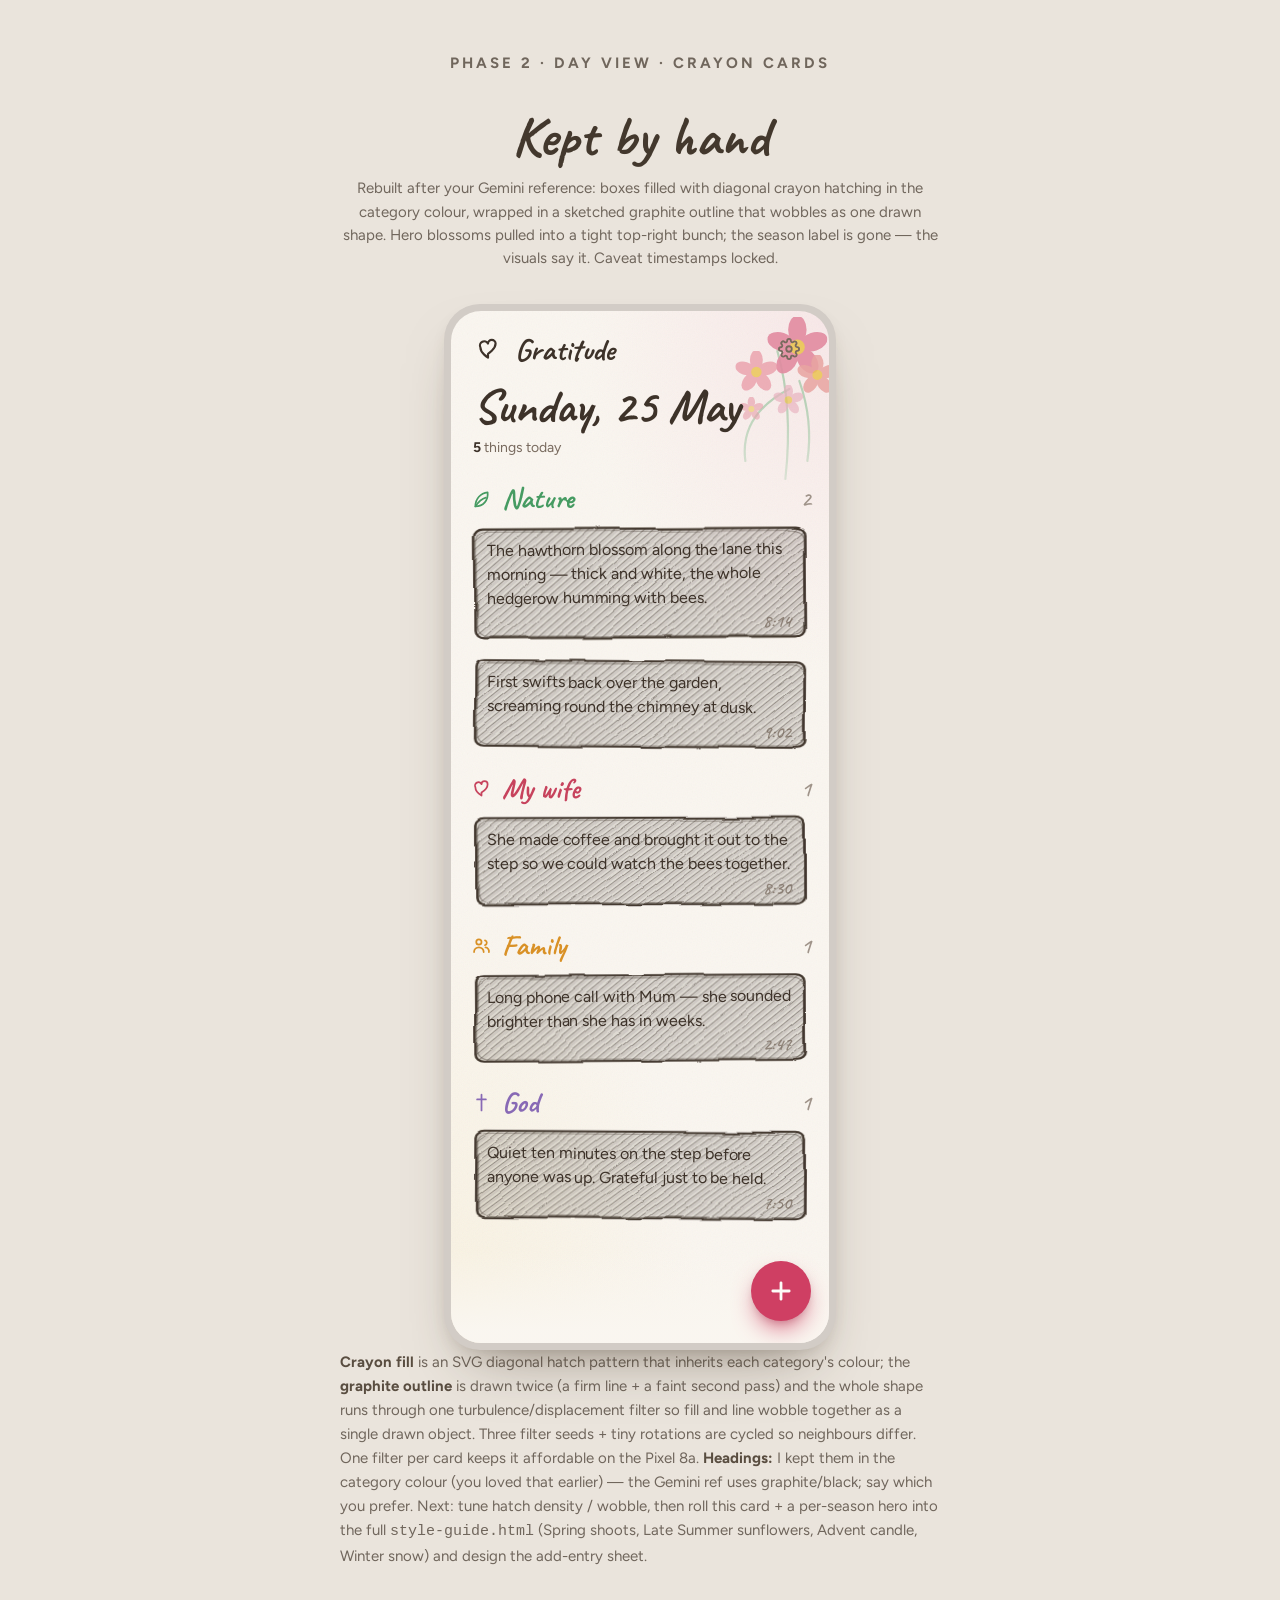
<file: notes/day-view-mockup-3.html>
<!doctype html>
<html lang="en">
<head>
  <meta charset="utf-8">
  <meta name="viewport" content="width=device-width, initial-scale=1, viewport-fit=cover">
  <title>Gratitude — day view (crayon cards, Gemini-inspired)</title>

  <link rel="preconnect" href="https://fonts.googleapis.com">
  <link rel="preconnect" href="https://fonts.gstatic.com" crossorigin>
  <link href="https://fonts.googleapis.com/css2?family=Caveat:wght@500;600;700&family=Figtree:wght@400;500;600;700&display=swap" rel="stylesheet">

  <style>
    :root {
      --c-wife:   hsl(348 54% 52%);
      --c-family: hsl(36 70% 50%);
      --c-nature: hsl(140 38% 44%);
      --c-me:     hsl(202 34% 48%);
      --c-god:    hsl(265 34% 56%);
      --graphite: hsl(28 18% 22%);
      --r-pill: 999px;
      --font-hand: "Caveat", cursive;
      --font-body: "Figtree", -apple-system, BlinkMacSystemFont, "Segoe UI", Roboto, sans-serif;
      --font-mono: ui-monospace, SFMono-Regular, Menlo, Consolas, monospace;
    }
    .theme-earlysummer {
      --accent: hsl(345 60% 53%); --accent-deep: hsl(345 60% 43%);
      --ink: hsl(28 20% 20%); --ink-soft: hsl(28 12% 42%); --ink-faint: hsl(28 10% 58%);
      --paper: hsl(38 48% 96%); --card: hsl(40 54% 99%);
      --wash-a: hsl(345 60% 91% / 0.5); --wash-b: hsl(45 70% 89% / 0.45);
    }

    *, *::before, *::after { box-sizing: border-box; }
    html, body { margin: 0; padding: 0; }
    button { font-family: inherit; }
    svg { display: block; }
    body {
      font-family: var(--font-body); background: hsl(35 24% 89%); color: hsl(30 12% 25%);
      min-height: 100dvh; -webkit-font-smoothing: antialiased; -moz-osx-font-smoothing: grayscale;
      text-rendering: optimizeLegibility; font-size: 16px; line-height: 1.55;
    }
    .page { max-width: 760px; margin: 0 auto; padding: 52px 24px 72px; text-align: center; }
    .eyebrow { font-size: 11px; font-weight: 700; letter-spacing: 0.2em; text-transform: uppercase; color: hsl(345 40% 48%); margin: 0 0 8px; }
    .page h1 { font-family: var(--font-hand); font-weight: 700; font-size: clamp(40px, 7vw, 56px); line-height: 1; margin: 0 0 12px; color: hsl(30 20% 22%); }
    .page > p { color: hsl(30 10% 40%); max-width: 60ch; margin: 0 auto 34px; font-size: 15px; }

    .phone {
      position: relative; width: 100%; max-width: 392px; margin: 0 auto; border-radius: 36px; padding: 7px;
      background: hsl(30 12% 80%);
      box-shadow: 0 30px 60px -28px hsl(30 30% 20% / 0.5), 0 8px 20px -10px hsl(30 30% 20% / 0.25);
    }
    .screen {
      position: relative; border-radius: 30px; overflow: hidden; min-height: 760px; text-align: left;
      display: flex; flex-direction: column;
      background:
        radial-gradient(130% 70% at 100% 0%, var(--wash-a) 0%, transparent 50%),
        radial-gradient(120% 80% at 0% 100%, var(--wash-b) 0%, transparent 55%),
        var(--paper);
      color: var(--ink);
    }
    .screen::after {
      content: ""; position: absolute; inset: 0; pointer-events: none; z-index: 0;
      opacity: 0.05; mix-blend-mode: multiply;
      background-image: url("data:image/svg+xml,%3Csvg xmlns='http://www.w3.org/2000/svg' width='140' height='140'%3E%3Cfilter id='n'%3E%3CfeTurbulence type='fractalNoise' baseFrequency='0.8' numOctaves='2' stitchTiles='stitch'/%3E%3C/filter%3E%3Crect width='100%25' height='100%25' filter='url(%23n)'/%3E%3C/svg%3E");
    }
    .screen > * { position: relative; z-index: 2; }

    /* hero motif — tight top-right bouquet */
    .hero {
      position: absolute; top: 0; right: 0; width: 62%; height: 230px; z-index: 1; pointer-events: none;
      -webkit-mask-image: linear-gradient(to bottom, rgba(0,0,0,0.95) 40%, transparent 100%);
      mask-image: linear-gradient(to bottom, rgba(0,0,0,0.95) 40%, transparent 100%);
    }
    .hero svg { width: 100%; height: 100%; }

    .app-header { display: flex; align-items: center; gap: 10px; padding: 18px 20px 12px; }
    .brand-mark { width: 34px; height: 34px; flex-shrink: 0; color: var(--ink); display: grid; place-items: center; }
    .brand-mark svg { width: 26px; height: 26px; }
    .brand-name { font-family: var(--font-hand); font-weight: 700; font-size: 31px; line-height: 1; color: var(--ink); flex: 1; }
    .settings-btn { width: 40px; height: 40px; border: none; background: transparent; color: var(--ink-soft); display: grid; place-items: center; cursor: pointer; }

    .day-hero { padding: 2px 22px 20px; }
    .day-date { font-family: var(--font-hand); font-weight: 700; font-size: 48px; line-height: 0.96; color: var(--ink); margin: 0; }
    .day-meta { margin-top: 6px; }
    .day-meta .count { font-size: 14px; color: var(--ink-soft); }
    .day-meta .count strong { color: var(--ink); font-weight: 700; }

    .day-scroll { flex: 1; overflow: hidden; padding: 4px 18px 120px; display: flex; flex-direction: column; gap: 22px; }

    .cat-group { --c: var(--ink); }
    .cat-group.is-wife { --c: var(--c-wife); } .cat-group.is-family { --c: var(--c-family); }
    .cat-group.is-nature { --c: var(--c-nature); } .cat-group.is-me { --c: var(--c-me); }
    .cat-group.is-god { --c: var(--c-god); }

    .cat-head { display: flex; align-items: center; gap: 10px; margin: 0 0 10px; padding-left: 2px; font-family: var(--font-hand); font-weight: 700; font-size: 29px; line-height: 1; color: var(--c); }
    .cat-head .cat-icon { width: 21px; height: 21px; flex-shrink: 0; color: var(--c); }
    .cat-head .cat-count { font-family: var(--font-hand); font-size: 22px; font-weight: 600; color: var(--ink-faint); margin-left: auto; }

    .entry-list { display: flex; flex-direction: column; gap: 13px; }

    /* ---- crayon hand-drawn card ---- */
    .entry { position: relative; }
    .entry .sketch { position: absolute; inset: 0; width: 100%; height: 100%; z-index: 0; overflow: visible; }
    .entry .sketch .fill { color: var(--c); }
    .entry-body { position: relative; z-index: 1; padding: 15px 18px 12px; }
    .entry-text { margin: 0; font-size: 16px; line-height: 1.5; color: var(--ink); letter-spacing: -0.003em; }
    .entry-time { display: block; text-align: right; margin: 3px 2px 0; font-family: var(--font-hand); font-weight: 600; font-size: 18px; color: var(--ink-soft); opacity: 0.75; line-height: 1; }
    .entry.r1 { transform: rotate(-0.35deg); } .entry.r2 { transform: rotate(0.4deg); } .entry.r3 { transform: rotate(-0.15deg); }

    .fab {
      position: absolute; right: 18px; bottom: 22px; z-index: 6; width: 60px; height: 60px; border-radius: 50%; border: none;
      background: var(--accent); color: hsl(40 60% 98%); display: grid; place-items: center; cursor: pointer;
      box-shadow: 0 12px 26px -8px var(--accent), 0 4px 10px -4px hsl(0 0% 0% / 0.25); transition: transform 120ms ease;
    }
    .fab svg { width: 28px; height: 28px; }
    .fab:active { transform: scale(0.94); }
    .screen-fade { position: absolute; left: 0; right: 0; bottom: 0; height: 92px; z-index: 4; pointer-events: none; background: linear-gradient(to top, var(--paper) 14%, transparent); }

    .stagger > * { opacity: 0; transform: translateY(10px); animation: rise 620ms cubic-bezier(0.2,0.7,0.2,1) forwards; }
    .stagger > *:nth-child(1) { animation-delay: 70ms; } .stagger > *:nth-child(2) { animation-delay: 150ms; }
    .stagger > *:nth-child(3) { animation-delay: 230ms; } .stagger > *:nth-child(4) { animation-delay: 310ms; }
    @keyframes rise { to { opacity: 1; transform: translateY(0); } }
    @media (prefers-reduced-motion: reduce) { .stagger > * { opacity: 1; transform: none; animation: none; } }

    .footnote { margin: 34px auto 0; font-size: 13px; color: hsl(30 10% 44%); line-height: 1.6; max-width: 70ch; text-align: left; }
    .footnote strong { color: hsl(30 16% 30%); }
  </style>
</head>
<body>

  <svg width="0" height="0" style="position:absolute" aria-hidden="true">
    <defs>
      <!-- crayon hatching, inherits category colour via currentColor -->
      <pattern id="hatch" width="6" height="6" patternUnits="userSpaceOnUse" patternTransform="rotate(45)">
        <rect width="6" height="6" fill="currentColor" opacity="0.14"/>
        <line x1="0" y1="0" x2="0" y2="6" stroke="currentColor" stroke-width="2.4" opacity="0.5"/>
        <line x1="3" y1="0" x2="3" y2="6" stroke="currentColor" stroke-width="0.8" opacity="0.28"/>
      </pattern>
      <!-- whole-shape wobble (fill + outline distort together) -->
      <filter id="rough1" x="-8%" y="-8%" width="116%" height="116%"><feTurbulence type="fractalNoise" baseFrequency="0.013" numOctaves="2" seed="4" result="n"/><feDisplacementMap in="SourceGraphic" in2="n" scale="6.5" xChannelSelector="R" yChannelSelector="G"/></filter>
      <filter id="rough2" x="-8%" y="-8%" width="116%" height="116%"><feTurbulence type="fractalNoise" baseFrequency="0.017" numOctaves="2" seed="18" result="n"/><feDisplacementMap in="SourceGraphic" in2="n" scale="5.2" xChannelSelector="R" yChannelSelector="G"/></filter>
      <filter id="rough3" x="-8%" y="-8%" width="116%" height="116%"><feTurbulence type="fractalNoise" baseFrequency="0.015" numOctaves="2" seed="31" result="n"/><feDisplacementMap in="SourceGraphic" in2="n" scale="7" xChannelSelector="R" yChannelSelector="G"/></filter>

      <symbol id="bloom" viewBox="-14 -14 28 28">
        <g fill="currentColor">
          <ellipse cx="0" cy="-8" rx="4.3" ry="6.6"/>
          <ellipse cx="0" cy="-8" rx="4.3" ry="6.6" transform="rotate(72)"/>
          <ellipse cx="0" cy="-8" rx="4.3" ry="6.6" transform="rotate(144)"/>
          <ellipse cx="0" cy="-8" rx="4.3" ry="6.6" transform="rotate(216)"/>
          <ellipse cx="0" cy="-8" rx="4.3" ry="6.6" transform="rotate(288)"/>
        </g>
        <circle cx="0" cy="0" r="3.5" fill="hsl(45 78% 60%)"/>
      </symbol>
    </defs>
  </svg>

  <div class="page">
    <p class="eyebrow">Phase 2 · day view · crayon cards</p>
    <h1>Kept by hand</h1>
    <p>Rebuilt after your Gemini reference: boxes filled with diagonal crayon hatching in the category colour, wrapped in a sketched graphite outline that wobbles as one drawn shape. Hero blossoms pulled into a tight top-right bunch; the season label is gone — the visuals say it. Caveat timestamps locked.</p>

    <div class="phone">
      <div class="screen theme-earlysummer">

        <div class="hero" style="color: hsl(345 58% 66%)">
          <svg viewBox="0 0 240 230" preserveAspectRatio="xMaxYMin slice" fill="none">
            <g stroke="hsl(134 32% 54% / 0.45)" stroke-width="2.2" stroke-linecap="round">
              <path d="M196 168 Q204 96 188 40"/>
              <path d="M156 150 Q150 104 200 78"/>
              <path d="M218 150 Q224 110 210 70"/>
            </g>
            <use href="#bloom" x="178" y="6"  width="60" height="60" style="color:hsl(345 60% 70%)" opacity="0.9"/>
            <use href="#bloom" x="146" y="40" width="42" height="42" style="color:hsl(350 64% 76%)" opacity="0.82"/>
            <use href="#bloom" x="208" y="44" width="40" height="40" style="color:hsl(2 60% 76%)"   opacity="0.85"/>
            <use href="#bloom" x="184" y="74" width="30" height="30" style="color:hsl(345 55% 80%)" opacity="0.72"/>
            <use href="#bloom" x="150" y="86" width="24" height="24" style="color:hsl(350 60% 74%)" opacity="0.6"/>
          </svg>
        </div>

        <header class="app-header">
          <span class="brand-mark"><svg viewBox="0 0 24 24" fill="none" stroke="currentColor" stroke-width="2" stroke-linecap="round" stroke-linejoin="round"><path d="M12 20s-7-4.35-7-9.5A3.5 3.5 0 0 1 12 7a3.5 3.5 0 0 1 7 0c0 5.15-7 9.5-7 9.5z"/></svg></span>
          <span class="brand-name">Gratitude</span>
          <button class="settings-btn" aria-label="Settings"><svg viewBox="0 0 24 24" width="22" height="22" fill="none" stroke="currentColor" stroke-width="2" stroke-linecap="round" stroke-linejoin="round"><circle cx="12" cy="12" r="3"/><path d="M19.4 15a1.65 1.65 0 0 0 .33 1.82l.06.06a2 2 0 1 1-2.83 2.83l-.06-.06a1.65 1.65 0 0 0-1.82-.33 1.65 1.65 0 0 0-1 1.51V21a2 2 0 0 1-4 0v-.09A1.65 1.65 0 0 0 9 19.4a1.65 1.65 0 0 0-1.82.33l-.06.06a2 2 0 1 1-2.83-2.83l.06-.06a1.65 1.65 0 0 0 .33-1.82 1.65 1.65 0 0 0-1.51-1H3a2 2 0 0 1 0-4h.09A1.65 1.65 0 0 0 4.6 9a1.65 1.65 0 0 0-.33-1.82l-.06-.06a2 2 0 1 1 2.83-2.83l.06.06a1.65 1.65 0 0 0 1.82.33H9a1.65 1.65 0 0 0 1-1.51V3a2 2 0 0 1 4 0v.09a1.65 1.65 0 0 0 1 1.51 1.65 1.65 0 0 0 1.82-.33l.06-.06a2 2 0 1 1 2.83 2.83l-.06.06a1.65 1.65 0 0 0-.33 1.82V9a1.65 1.65 0 0 0 1.51 1H21a2 2 0 0 1 0 4h-.09a1.65 1.65 0 0 0-1.51 1z"/></svg></button>
        </header>

        <div class="day-hero">
          <h2 class="day-date">Sunday, 25 May</h2>
          <div class="day-meta"><span class="count"><strong>5</strong> things today</span></div>
        </div>

        <div class="day-scroll stagger">

          <section class="cat-group is-nature">
            <h3 class="cat-head"><svg class="cat-icon" viewBox="0 0 24 24" fill="none" stroke="currentColor" stroke-width="2" stroke-linecap="round" stroke-linejoin="round"><path d="M5 21c0-9 6-15 14-16 1 9-5 16-14 16z"/><path d="M5 21c4-6 8-9 12-10"/></svg>Nature<span class="cat-count">2</span></h3>
            <div class="entry-list">
              <article class="entry r1">
                <svg class="sketch" viewBox="0 0 320 130" preserveAspectRatio="none" aria-hidden="true"><g filter="url(#rough1)"><rect class="fill" x="6" y="6" width="308" height="118" rx="8" fill="url(#hatch)"/><rect x="6" y="6" width="308" height="118" rx="8" fill="none" stroke="var(--graphite)" stroke-width="2.4"/><rect x="8" y="9" width="305" height="113" rx="10" fill="none" stroke="var(--graphite)" stroke-width="1.2" stroke-opacity="0.4"/></g></svg>
                <div class="entry-body"><p class="entry-text">The hawthorn blossom along the lane this morning — thick and white, the whole hedgerow humming with bees.</p><span class="entry-time">8:14</span></div>
              </article>
              <article class="entry r2">
                <svg class="sketch" viewBox="0 0 320 110" preserveAspectRatio="none" aria-hidden="true"><g filter="url(#rough2)"><rect class="fill" x="6" y="6" width="308" height="98" rx="8" fill="url(#hatch)"/><rect x="6" y="6" width="308" height="98" rx="8" fill="none" stroke="var(--graphite)" stroke-width="2.4"/><rect x="8" y="9" width="305" height="93" rx="10" fill="none" stroke="var(--graphite)" stroke-width="1.2" stroke-opacity="0.4"/></g></svg>
                <div class="entry-body"><p class="entry-text">First swifts back over the garden, screaming round the chimney at dusk.</p><span class="entry-time">9:02</span></div>
              </article>
            </div>
          </section>

          <section class="cat-group is-wife">
            <h3 class="cat-head"><svg class="cat-icon" viewBox="0 0 24 24" fill="none" stroke="currentColor" stroke-width="2" stroke-linecap="round" stroke-linejoin="round"><path d="M12 20s-7-4.35-7-9.5A3.5 3.5 0 0 1 12 7a3.5 3.5 0 0 1 7 0c0 5.15-7 9.5-7 9.5z"/></svg>My wife<span class="cat-count">1</span></h3>
            <div class="entry-list">
              <article class="entry r3">
                <svg class="sketch" viewBox="0 0 320 120" preserveAspectRatio="none" aria-hidden="true"><g filter="url(#rough3)"><rect class="fill" x="6" y="6" width="308" height="108" rx="8" fill="url(#hatch)"/><rect x="6" y="6" width="308" height="108" rx="8" fill="none" stroke="var(--graphite)" stroke-width="2.4"/><rect x="8" y="9" width="305" height="103" rx="10" fill="none" stroke="var(--graphite)" stroke-width="1.2" stroke-opacity="0.4"/></g></svg>
                <div class="entry-body"><p class="entry-text">She made coffee and brought it out to the step so we could watch the bees together.</p><span class="entry-time">8:30</span></div>
              </article>
            </div>
          </section>

          <section class="cat-group is-family">
            <h3 class="cat-head"><svg class="cat-icon" viewBox="0 0 24 24" fill="none" stroke="currentColor" stroke-width="2" stroke-linecap="round" stroke-linejoin="round"><circle cx="9" cy="8" r="3"/><path d="M3.5 19.5a5.5 5.5 0 0 1 11 0"/><path d="M16 6.2a2.8 2.8 0 0 1 0 5.4"/><path d="M16.5 14.2a4.5 4.5 0 0 1 4 5.3"/></svg>Family<span class="cat-count">1</span></h3>
            <div class="entry-list">
              <article class="entry r1">
                <svg class="sketch" viewBox="0 0 320 110" preserveAspectRatio="none" aria-hidden="true"><g filter="url(#rough2)"><rect class="fill" x="6" y="6" width="308" height="98" rx="8" fill="url(#hatch)"/><rect x="6" y="6" width="308" height="98" rx="8" fill="none" stroke="var(--graphite)" stroke-width="2.4"/><rect x="8" y="9" width="305" height="93" rx="10" fill="none" stroke="var(--graphite)" stroke-width="1.2" stroke-opacity="0.4"/></g></svg>
                <div class="entry-body"><p class="entry-text">Long phone call with Mum — she sounded brighter than she has in weeks.</p><span class="entry-time">2:47</span></div>
              </article>
            </div>
          </section>

          <section class="cat-group is-god">
            <h3 class="cat-head"><svg class="cat-icon" viewBox="0 0 24 24" fill="none" stroke="currentColor" stroke-width="2" stroke-linecap="round" stroke-linejoin="round"><path d="M12 3v18"/><path d="M7 8.5h10"/></svg>God<span class="cat-count">1</span></h3>
            <div class="entry-list">
              <article class="entry r2">
                <svg class="sketch" viewBox="0 0 320 120" preserveAspectRatio="none" aria-hidden="true"><g filter="url(#rough3)"><rect class="fill" x="6" y="6" width="308" height="108" rx="8" fill="url(#hatch)"/><rect x="6" y="6" width="308" height="108" rx="8" fill="none" stroke="var(--graphite)" stroke-width="2.4"/><rect x="8" y="9" width="305" height="103" rx="10" fill="none" stroke="var(--graphite)" stroke-width="1.2" stroke-opacity="0.4"/></g></svg>
                <div class="entry-body"><p class="entry-text">Quiet ten minutes on the step before anyone was up. Grateful just to be held.</p><span class="entry-time">7:50</span></div>
              </article>
            </div>
          </section>

        </div>

        <div class="screen-fade"></div>
        <button class="fab" aria-label="Add a gratitude"><svg viewBox="0 0 24 24" fill="none" stroke="currentColor" stroke-width="2.4" stroke-linecap="round" stroke-linejoin="round"><path d="M12 5v14M5 12h14"/></svg></button>

      </div>
    </div>

    <p class="footnote">
      <strong>Crayon fill</strong> is an SVG diagonal hatch pattern that inherits each category's colour; the <strong>graphite outline</strong> is drawn twice (a firm line + a faint second pass) and the whole shape runs through one turbulence/displacement filter so fill and line wobble together as a single drawn object. Three filter seeds + tiny rotations are cycled so neighbours differ. One filter per card keeps it affordable on the Pixel 8a. <strong>Headings:</strong> I kept them in the category colour (you loved that earlier) — the Gemini ref uses graphite/black; say which you prefer. Next: tune hatch density / wobble, then roll this card + a per-season hero into the full <code>style-guide.html</code> (Spring shoots, Late Summer sunflowers, Advent candle, Winter snow) and design the add-entry sheet.
    </p>
  </div>
</body>
</html>
</file>
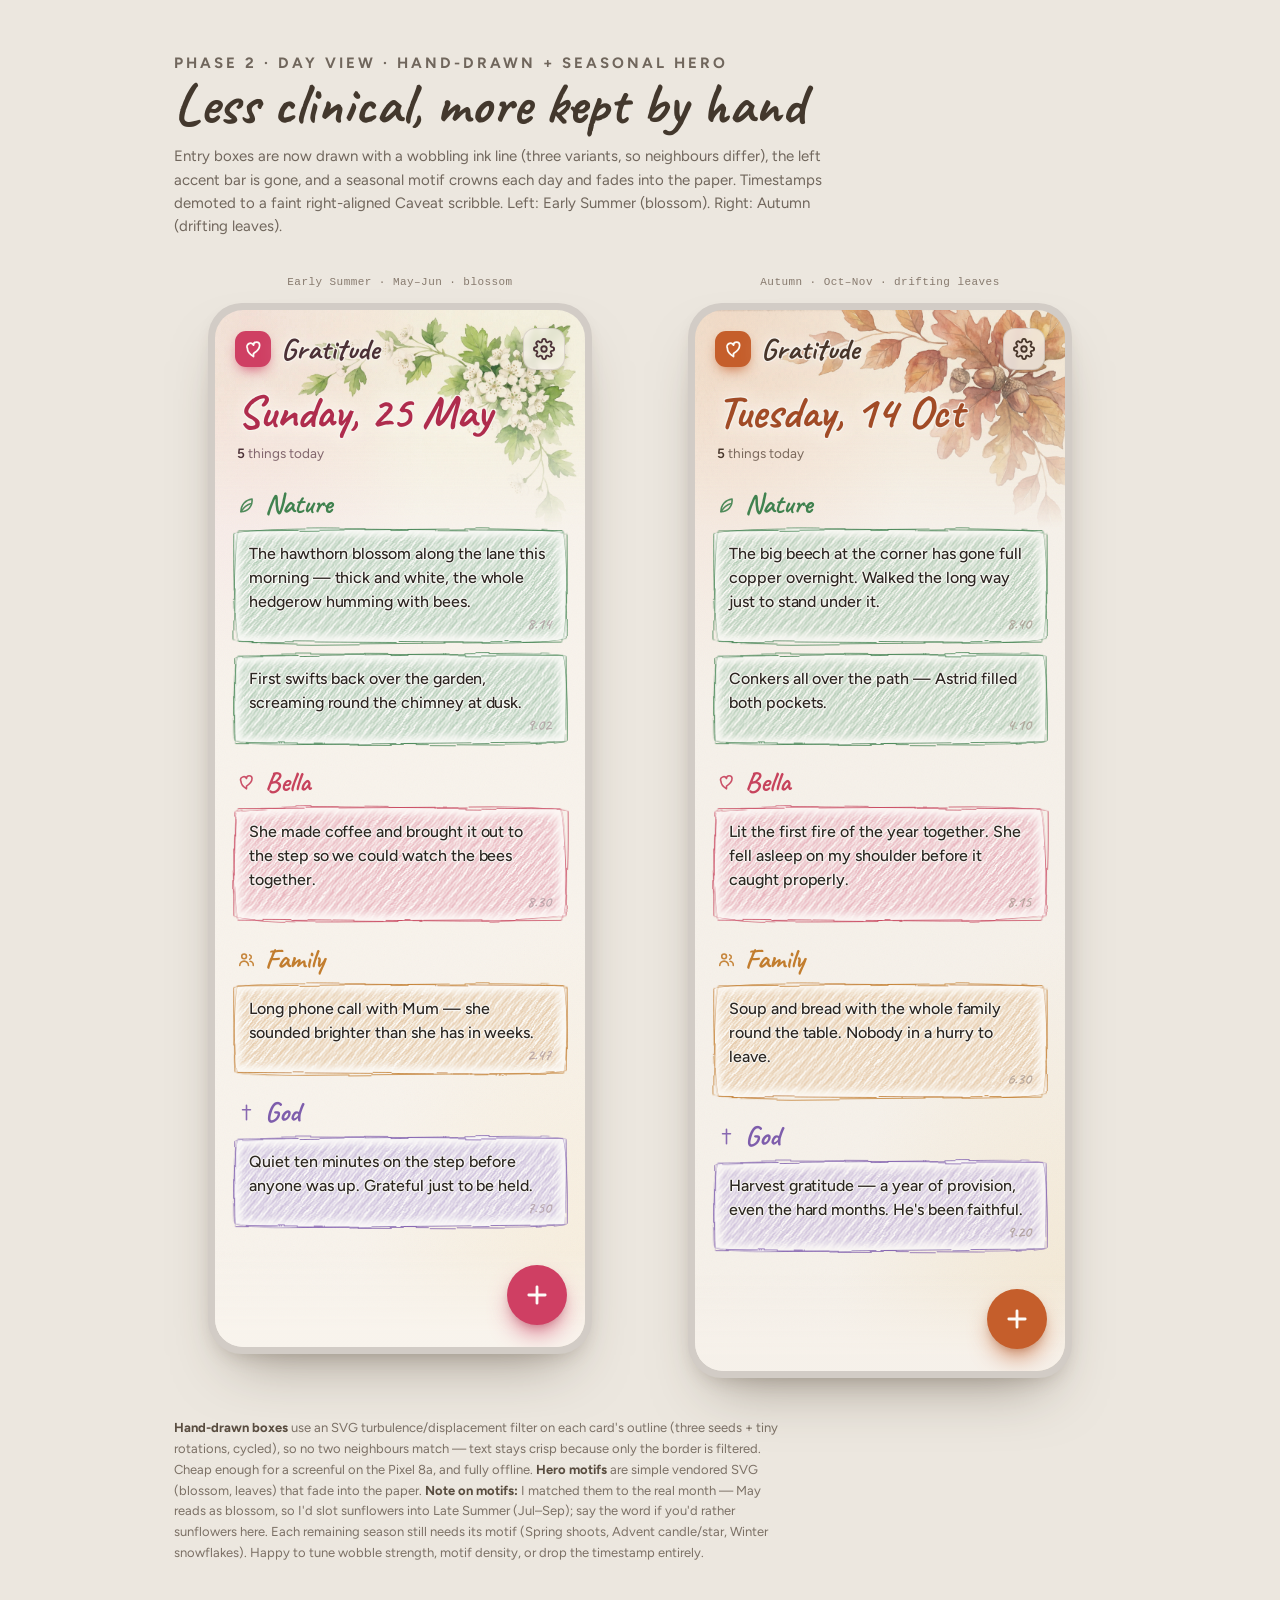
<file: notes/day-view-mockup-4.html>
<!doctype html>
<html lang="en">
<head>
  <meta charset="utf-8">
  <meta name="viewport" content="width=device-width, initial-scale=1, viewport-fit=cover">
  <title>Gratitude — day view (hand-drawn + seasonal hero)</title>

  <link rel="preconnect" href="https://fonts.googleapis.com">
  <link rel="preconnect" href="https://fonts.gstatic.com" crossorigin>
  <link href="https://fonts.googleapis.com/css2?family=Caveat:wght@500;600;700&family=Figtree:wght@400;500;600;700&display=swap" rel="stylesheet">

  <style>
    :root {
      --c-wife:   hsl(348 54% 52%);
      --c-family: hsl(32 62% 47%);
      --c-nature: hsl(134 34% 38%);
      --c-me:     hsl(202 30% 45%);
      --c-god:    hsl(265 32% 52%);
      --r-md: 14px; --r-pill: 999px;
      --font-hand: "Caveat", cursive;
      --font-body: "Figtree", -apple-system, BlinkMacSystemFont, "Segoe UI", Roboto, sans-serif;
      --font-mono: ui-monospace, SFMono-Regular, Menlo, Consolas, monospace;
    }
    .theme-earlysummer {
      --accent: hsl(345 60% 53%); --accent-deep: hsl(345 60% 43%); --accent-soft: hsl(345 58% 94%);
      --ink: hsl(345 22% 24%); --ink-soft: hsl(345 12% 45%); --ink-faint: hsl(345 10% 62%);
      --paper: hsl(36 46% 95%); --card: hsl(40 52% 98.5%);
      --wash-a: hsl(345 60% 90% / 0.55); --wash-b: hsl(40 70% 88% / 0.5);
    }
    .theme-autumn {
      --accent: hsl(20 64% 47%); --accent-deep: hsl(18 62% 39%); --accent-soft: hsl(26 64% 93%);
      --ink: hsl(24 26% 22%); --ink-soft: hsl(24 14% 42%); --ink-faint: hsl(24 12% 58%);
      --paper: hsl(34 40% 94%); --card: hsl(38 48% 98%);
      --wash-a: hsl(20 64% 86% / 0.55); --wash-b: hsl(40 64% 84% / 0.5);
    }

    *, *::before, *::after { box-sizing: border-box; }
    html, body { margin: 0; padding: 0; }
    button { font-family: inherit; }
    svg { display: block; }

    body {
      font-family: var(--font-body); background: hsl(35 24% 90%); color: hsl(30 12% 25%);
      min-height: 100dvh; -webkit-font-smoothing: antialiased; -moz-osx-font-smoothing: grayscale;
      text-rendering: optimizeLegibility; font-size: 16px; line-height: 1.55;
    }
    .page { max-width: 980px; margin: 0 auto; padding: 52px 24px 72px; }
    .page-head { margin-bottom: 36px; }
    .eyebrow { font-size: 11px; font-weight: 700; letter-spacing: 0.2em; text-transform: uppercase; color: hsl(345 40% 48%); margin: 0 0 8px; }
    .page-head h1 { font-family: var(--font-hand); font-weight: 700; font-size: clamp(40px, 7vw, 58px); line-height: 1; margin: 0 0 12px; color: hsl(30 20% 22%); }
    .page-head p { color: hsl(30 10% 40%); max-width: 66ch; margin: 0; font-size: 15px; }

    .frames { display: grid; grid-template-columns: repeat(auto-fit, minmax(360px, 1fr)); gap: 28px; justify-items: center; }
    .frame-wrap { display: flex; flex-direction: column; gap: 12px; align-items: center; }
    .frame-tag { font-family: var(--font-mono); font-size: 11px; letter-spacing: 0.04em; color: hsl(30 10% 48%); }

    .phone {
      position: relative; width: 100%; max-width: 384px; border-radius: 34px; padding: 7px;
      background: hsl(30 12% 80%);
      box-shadow: 0 30px 60px -28px hsl(30 30% 20% / 0.5), 0 8px 20px -10px hsl(30 30% 20% / 0.25);
    }
    .screen {
      position: relative; border-radius: 28px; overflow: hidden; min-height: 740px;
      display: flex; flex-direction: column;
      background:
              radial-gradient(120% 80% at 8% 0%, var(--wash-a) 0%, transparent 46%),
              radial-gradient(120% 80% at 100% 100%, var(--wash-b) 0%, transparent 52%),
              var(--paper);
      color: var(--ink);
    }
    .screen::after {
      content: ""; position: absolute; inset: 0; pointer-events: none; z-index: 0;
      opacity: 0.04; mix-blend-mode: multiply;
      background-image: url("data:image/svg+xml,%3Csvg xmlns='http://www.w3.org/2000/svg' width='140' height='140'%3E%3Cfilter id='n'%3E%3CfeTurbulence type='fractalNoise' baseFrequency='0.85' numOctaves='2' stitchTiles='stitch'/%3E%3C/filter%3E%3Crect width='100%25' height='100%25' filter='url(%23n)'/%3E%3C/svg%3E");
    }
    .screen > * { position: relative; z-index: 2; }

    /* ---- seasonal hero motif band ---- */
    .hero {
      position: absolute; top: 0; left: 0; right: 0; height: 218px; z-index: 1; pointer-events: none;
      -webkit-mask-image: linear-gradient(to bottom, rgba(0,0,0,0.95) 35%, transparent 100%);
      mask-image: linear-gradient(to bottom, rgba(0,0,0,0.95) 35%, transparent 100%);
    }
    .hero svg { width: 100%; height: 100%; }

    .app-header { display: flex; align-items: center; gap: 10px; padding: 18px 20px 14px; }
    .brand-mark { width: 36px; height: 36px; border-radius: 11px; flex-shrink: 0; background: var(--accent); color: hsl(40 60% 98%); display: grid; place-items: center; box-shadow: 0 6px 14px -5px var(--accent); }
    .brand-mark svg { width: 21px; height: 21px; }
    .brand-name { font-family: var(--font-hand); font-weight: 700; font-size: 30px; line-height: 1; color: var(--ink); flex: 1; }
    .settings-btn {
      width: 42px; height: 42px; border-radius: 12px; flex-shrink: 0; cursor: pointer;
      border: 1px solid color-mix(in srgb, var(--ink) 14%, transparent);
      background: color-mix(in srgb, var(--paper) 80%, transparent);
      -webkit-backdrop-filter: blur(3px); backdrop-filter: blur(3px);
      color: var(--ink); display: grid; place-items: center;
      box-shadow: 0 2px 8px -3px hsl(30 30% 20% / 0.28);
    }

    .day-hero { padding: 6px 22px 22px; }
    .day-date { font-family: var(--font-hand); font-weight: 700; font-size: 46px; line-height: 0.98; color: var(--accent-deep); margin: 0; }
    .day-meta { display: flex; align-items: center; gap: 10px; margin-top: 8px; }
    .day-meta .count { font-size: 13.5px; color: var(--ink-soft); }
    .day-meta .count strong { color: var(--ink); font-weight: 600; }
    .season-chip { font-size: 11px; font-weight: 600; letter-spacing: 0.05em; color: var(--accent-deep); background: var(--accent-soft); padding: 4px 11px; border-radius: var(--r-pill); display: inline-flex; align-items: center; gap: 6px; }
    .season-chip::before { content: ""; width: 6px; height: 6px; border-radius: 50%; background: var(--accent); }

    .day-scroll { flex: 1; overflow: hidden; padding: 4px 18px 120px; display: flex; flex-direction: column; gap: 24px; }

    .cat-group { --c: var(--ink); }
    .cat-group.is-wife { --c: var(--c-wife); } .cat-group.is-family { --c: var(--c-family); }
    .cat-group.is-nature { --c: var(--c-nature); } .cat-group.is-me { --c: var(--c-me); }
    .cat-group.is-god { --c: var(--c-god); }

    .cat-head { display: flex; align-items: center; gap: 9px; margin: 0 0 11px; padding-left: 4px; font-family: var(--font-hand); font-weight: 700; font-size: 28px; line-height: 1; color: var(--c); }
    .cat-head .cat-icon { width: 19px; height: 19px; flex-shrink: 0; color: var(--c); opacity: 0.92; }
    .cat-head .cat-count { font-family: var(--font-body); font-size: 11px; font-weight: 600; color: var(--ink-faint); margin-left: auto; padding-right: 2px; }

    .entry-list { display: flex; flex-direction: column; gap: 11px; }

    /* ---- hand-drawn entry card ---- */
    .entry {
      position: relative; padding: 13px 16px 11px;
      border-radius: 16px; cursor: pointer;
      transition: transform 90ms ease;
      z-index: 1;
    }
    .entry:active { transform: scale(0.992); }

    .entry::before, .entry::after {
      content: ""; position: absolute; pointer-events: none;
      /* Slightly thinner base line to accommodate the crossover */
      border: 1.2px solid color-mix(in srgb, var(--c) 75%, transparent);
    }

    /* Inner line + Denser Shading */
    .entry::before {
      inset: 0px; z-index: -2;
      background-color: color-mix(in srgb, var(--c) 3%, var(--card));

      /* The "Lopsided Eraser" - Top edge tightened up */
      box-shadow:
              inset 3px 2px 8px 2px color-mix(in srgb, var(--c) 3%, var(--card)),
              inset -4px -3px 10px 2px color-mix(in srgb, var(--c) 3%, var(--card)),
              inset -1px 1px 8px 2px color-mix(in srgb, var(--c) 3%, var(--card));
      
      /* Halved the pixel gaps for much denser shading */
      background-image:
              repeating-linear-gradient(-52deg, transparent, transparent 1.5px, color-mix(in srgb, var(--c) 16%, transparent) 1.5px, color-mix(in srgb, var(--c) 16%, transparent) 3px),
              repeating-linear-gradient(-43deg, transparent, transparent 3px, color-mix(in srgb, var(--c) 12%, transparent) 3px, color-mix(in srgb, var(--c) 12%, transparent) 6px),
              repeating-linear-gradient(-61deg, transparent, transparent 5px, color-mix(in srgb, var(--c) 9%, transparent) 5px, color-mix(in srgb, var(--c) 9%, transparent) 10px),
              repeating-linear-gradient(-32deg, transparent, transparent 9px, color-mix(in srgb, var(--c) 3%, transparent) 9px, color-mix(in srgb, var(--c) 3%, transparent) 13px);
    }

    /* Outer line pushed slightly out to force overlaps */
    .entry::after {
      inset: -0.5px; z-index: -1;
    }

    /* three sketch variants — cycled so neighbours differ */
    /* Using the 8-value syntax (x1 x2 x3 x4 / y1 y2 y3 y4) to force the straight edges to bow organically */

    .entry.s1::before { filter: url(#sketch1); border-radius: 255px 15px 225px 15px / 15px 225px 15px 255px; transform: rotate(0.4deg); }
    .entry.s1::after  { filter: url(#sketch2); border-radius: 15px 255px 15px 225px / 255px 15px 225px 15px; transform: rotate(-0.5deg); }

    .entry.s2::before { filter: url(#sketch2); border-radius: 20px 300px 10px 250px / 250px 15px 300px 20px; transform: rotate(-0.6deg); }
    .entry.s2::after  { filter: url(#sketch3); border-radius: 300px 20px 250px 10px / 15px 250px 20px 300px; transform: rotate(0.3deg); }

    .entry.s3::before { filter: url(#sketch3); border-radius: 250px 20px 280px 15px / 15px 280px 20px 250px; transform: rotate(0.5deg); }
    .entry.s3::after  { filter: url(#sketch1); border-radius: 15px 250px 20px 280px / 280px 15px 250px 20px; transform: rotate(-0.4deg); }
    
    .entry-text { margin: 0; font-size: 16px; line-height: 1.5; color: var(--ink); letter-spacing: -0.003em; font-weight: 500;
      text-shadow:
              0 1px 1px var(--card),
              0 -1px 1px var(--card),
              1px 0 1px var(--card),
              -1px 0 1px var(--card);
      color: hsl(30 15% 15%);
    }
    .entry-time { display: block; text-align: right; margin: 2px 0 0; font-family: var(--font-hand); font-weight: 600; font-size: 16px; color: var(--ink-faint); opacity: 0.7; line-height: 1; }

    
    
    .fab {
      position: absolute; right: 18px; bottom: 22px; z-index: 6;
      width: 60px; height: 60px; border-radius: 50%; border: none;
      background: var(--accent); color: hsl(40 60% 98%); display: grid; place-items: center; cursor: pointer;
      box-shadow: 0 12px 26px -8px var(--accent), 0 4px 10px -4px hsl(0 0% 0% / 0.25);
      transition: transform 120ms ease;
    }
    .fab svg { width: 28px; height: 28px; }
    .fab:active { transform: scale(0.94); }
    .screen-fade { position: absolute; left: 0; right: 0; bottom: 0; height: 96px; z-index: 4; pointer-events: none; background: linear-gradient(to top, var(--paper) 14%, transparent); }

    .stagger > * { opacity: 0; transform: translateY(10px); animation: rise 620ms cubic-bezier(0.2,0.7,0.2,1) forwards; }
    .stagger > *:nth-child(1) { animation-delay: 80ms; } .stagger > *:nth-child(2) { animation-delay: 160ms; }
    .stagger > *:nth-child(3) { animation-delay: 240ms; } .stagger > *:nth-child(4) { animation-delay: 320ms; }
    @keyframes rise { to { opacity: 1; transform: translateY(0); } }
    @media (prefers-reduced-motion: reduce) { .stagger > * { opacity: 1; transform: none; animation: none; } }

    .footnote { margin-top: 40px; font-size: 13px; color: hsl(30 10% 44%); line-height: 1.6; max-width: 76ch; }
    .footnote strong { color: hsl(30 16% 30%); }

    .hero-image {
      background-size: cover;
      background-position: top center;
      background-repeat: no-repeat;
      mix-blend-mode: multiply;
      opacity: 0.85; /* Adjust as needed for your specific watercolor paints */
    }
    .theme-earlysummer .hero-image {
      background-image: url('../assets/heroes/earlysummerhero.jpg');
    }

    .theme-autumn .hero-image {
      background-image: url('../assets/heroes/autumnhero.jpg');
    }

    .day-date, .brand-name {
      /* Creates a crisp outline, followed by a soft, fading glow of the paper color */
      text-shadow:
              -1px -1px 0 var(--paper),
              1px -1px 0 var(--paper),
              -1px  1px 0 var(--paper),
              1px  1px 0 var(--paper),
              0    0   12px var(--paper),
              0    0   24px var(--paper);
    }
  </style>
</head>
<body>

<svg width="0" height="0" style="position:absolute" aria-hidden="true">
  <defs>
    <filter id="sketch1" x="-12%" y="-12%" width="124%" height="124%">
      <feTurbulence type="fractalNoise" baseFrequency="0.016" numOctaves="2" seed="7" result="n"/>
      <feDisplacementMap in="SourceGraphic" in2="n" scale="6" xChannelSelector="R" yChannelSelector="G" result="d"/>
      <feGaussianBlur in="d" stdDeviation="0.6"/>
    </filter>
    <filter id="sketch2" x="-12%" y="-12%" width="124%" height="124%">
      <feTurbulence type="fractalNoise" baseFrequency="0.021" numOctaves="2" seed="24" result="n"/>
      <feDisplacementMap in="SourceGraphic" in2="n" scale="5" xChannelSelector="R" yChannelSelector="G" result="d"/>
      <feGaussianBlur in="d" stdDeviation="0.6"/>
    </filter>
    <filter id="sketch3" x="-12%" y="-12%" width="124%" height="124%">
      <feTurbulence type="fractalNoise" baseFrequency="0.018" numOctaves="2" seed="41" result="n"/>
      <feDisplacementMap in="SourceGraphic" in2="n" scale="7" xChannelSelector="R" yChannelSelector="G" result="d"/>
      <feGaussianBlur in="d" stdDeviation="0.6"/>
    </filter>

    <symbol id="bloom" viewBox="-14 -14 28 28">
      <g fill="currentColor">
        <ellipse cx="0" cy="-8" rx="4.2" ry="6.5"/>
        <ellipse cx="0" cy="-8" rx="4.2" ry="6.5" transform="rotate(72)"/>
        <ellipse cx="0" cy="-8" rx="4.2" ry="6.5" transform="rotate(144)"/>
        <ellipse cx="0" cy="-8" rx="4.2" ry="6.5" transform="rotate(216)"/>
        <ellipse cx="0" cy="-8" rx="4.2" ry="6.5" transform="rotate(288)"/>
      </g>
      <circle cx="0" cy="0" r="3.4" fill="hsl(45 75% 60%)"/>
    </symbol>

    <symbol id="leaf" viewBox="0 0 24 28">
      <path d="M12 1c8 6 9 15 0 26C3 16 4 7 12 1z" fill="currentColor"/>
      <path d="M12 4v19" stroke="hsl(28 35% 30% / 0.45)" stroke-width="1.1" fill="none"/>
    </symbol>
  </defs>
</svg>

<div class="page">
  <header class="page-head">
    <p class="eyebrow">Phase 2 · day view · hand-drawn + seasonal hero</p>
    <h1>Less clinical, more kept by hand</h1>
    <p>Entry boxes are now drawn with a wobbling ink line (three variants, so neighbours differ), the left accent bar is gone, and a seasonal motif crowns each day and fades into the paper. Timestamps demoted to a faint right-aligned Caveat scribble. Left: Early Summer (blossom). Right: Autumn (drifting leaves).</p>
  </header>

  <div class="frames">

    <div class="frame-wrap">
      <span class="frame-tag">Early Summer · May–Jun · blossom</span>
      <div class="phone">
        <div class="screen theme-earlysummer">

          <div class="hero hero-image"></div>

          <header class="app-header">
            <span class="brand-mark"><svg viewBox="0 0 24 24" fill="none" stroke="currentColor" stroke-width="2" stroke-linecap="round" stroke-linejoin="round"><path d="M12 20s-7-4.35-7-9.5A3.5 3.5 0 0 1 12 7a3.5 3.5 0 0 1 7 0c0 5.15-7 9.5-7 9.5z"/></svg></span>
            <span class="brand-name">Gratitude</span>
            <button class="settings-btn" aria-label="Settings"><svg viewBox="0 0 24 24" width="22" height="22" fill="none" stroke="currentColor" stroke-width="2" stroke-linecap="round" stroke-linejoin="round"><circle cx="12" cy="12" r="3"/><path d="M19.4 15a1.65 1.65 0 0 0 .33 1.82l.06.06a2 2 0 1 1-2.83 2.83l-.06-.06a1.65 1.65 0 0 0-1.82-.33 1.65 1.65 0 0 0-1 1.51V21a2 2 0 0 1-4 0v-.09A1.65 1.65 0 0 0 9 19.4a1.65 1.65 0 0 0-1.82.33l-.06.06a2 2 0 1 1-2.83-2.83l.06-.06a1.65 1.65 0 0 0 .33-1.82 1.65 1.65 0 0 0-1.51-1H3a2 2 0 0 1 0-4h.09A1.65 1.65 0 0 0 4.6 9a1.65 1.65 0 0 0-.33-1.82l-.06-.06a2 2 0 1 1 2.83-2.83l.06.06a1.65 1.65 0 0 0 1.82.33H9a1.65 1.65 0 0 0 1-1.51V3a2 2 0 0 1 4 0v.09a1.65 1.65 0 0 0 1 1.51 1.65 1.65 0 0 0 1.82-.33l.06-.06a2 2 0 1 1 2.83 2.83l-.06.06a1.65 1.65 0 0 0-.33 1.82V9a1.65 1.65 0 0 0 1.51 1H21a2 2 0 0 1 0 4h-.09a1.65 1.65 0 0 0-1.51 1z"/></svg></button>
          </header>

          <div class="day-hero">
            <h2 class="day-date">Sunday, 25 May</h2>
            <div class="day-meta"><span class="count"><strong>5</strong> things today</span></div>
          </div>

          <div class="day-scroll stagger">
            <section class="cat-group is-nature">
              <h3 class="cat-head"><svg class="cat-icon" viewBox="0 0 24 24" fill="none" stroke="currentColor" stroke-width="2" stroke-linecap="round" stroke-linejoin="round"><path d="M5 21c0-9 6-15 14-16 1 9-5 16-14 16z"/><path d="M5 21c4-6 8-9 12-10"/></svg>Nature<span class="cat-count"></span></h3>
              <div class="entry-list">
                <article class="entry s1"><p class="entry-text">The hawthorn blossom along the lane this morning — thick and white, the whole hedgerow humming with bees.</p><span class="entry-time">8.14</span></article>
                <article class="entry s2"><p class="entry-text">First swifts back over the garden, screaming round the chimney at dusk.</p><span class="entry-time">9.02</span></article>
              </div>
            </section>
            <section class="cat-group is-wife">
              <h3 class="cat-head"><svg class="cat-icon" viewBox="0 0 24 24" fill="none" stroke="currentColor" stroke-width="2" stroke-linecap="round" stroke-linejoin="round"><path d="M12 20s-7-4.35-7-9.5A3.5 3.5 0 0 1 12 7a3.5 3.5 0 0 1 7 0c0 5.15-7 9.5-7 9.5z"/></svg>Bella<span class="cat-count"></span></h3>
              <div class="entry-list">
                <article class="entry s3"><p class="entry-text">She made coffee and brought it out to the step so we could watch the bees together.</p><span class="entry-time">8.30</span></article>
              </div>
            </section>
            <section class="cat-group is-family">
              <h3 class="cat-head"><svg class="cat-icon" viewBox="0 0 24 24" fill="none" stroke="currentColor" stroke-width="2" stroke-linecap="round" stroke-linejoin="round"><circle cx="9" cy="8" r="3"/><path d="M3.5 19.5a5.5 5.5 0 0 1 11 0"/><path d="M16 6.2a2.8 2.8 0 0 1 0 5.4"/><path d="M16.5 14.2a4.5 4.5 0 0 1 4 5.3"/></svg>Family<span class="cat-count"></span></h3>
              <div class="entry-list">
                <article class="entry s1"><p class="entry-text">Long phone call with Mum — she sounded brighter than she has in weeks.</p><span class="entry-time">2.47</span></article>
              </div>
            </section>
            <section class="cat-group is-god">
              <h3 class="cat-head"><svg class="cat-icon" viewBox="0 0 24 24" fill="none" stroke="currentColor" stroke-width="2" stroke-linecap="round" stroke-linejoin="round"><path d="M12 3v18"/><path d="M7 8.5h10"/></svg>God<span class="cat-count"></span></h3>
              <div class="entry-list">
                <article class="entry s2"><p class="entry-text">Quiet ten minutes on the step before anyone was up. Grateful just to be held.</p><span class="entry-time">7.50</span></article>
              </div>
            </section>
          </div>

          <div class="screen-fade"></div>
          <button class="fab" aria-label="Add a gratitude"><svg viewBox="0 0 24 24" fill="none" stroke="currentColor" stroke-width="2.4" stroke-linecap="round" stroke-linejoin="round"><path d="M12 5v14M5 12h14"/></svg></button>

        </div>
      </div>
    </div>

    <div class="frame-wrap">
      <span class="frame-tag">Autumn · Oct–Nov · drifting leaves</span>
      <div class="phone">
        <div class="screen theme-autumn">

          <div class="hero hero-image"></div>

          <header class="app-header">
            <span class="brand-mark"><svg viewBox="0 0 24 24" fill="none" stroke="currentColor" stroke-width="2" stroke-linecap="round" stroke-linejoin="round"><path d="M12 20s-7-4.35-7-9.5A3.5 3.5 0 0 1 12 7a3.5 3.5 0 0 1 7 0c0 5.15-7 9.5-7 9.5z"/></svg></span>
            <span class="brand-name">Gratitude</span>
            <button class="settings-btn" aria-label="Settings"><svg viewBox="0 0 24 24" width="22" height="22" fill="none" stroke="currentColor" stroke-width="2" stroke-linecap="round" stroke-linejoin="round"><circle cx="12" cy="12" r="3"/><path d="M19.4 15a1.65 1.65 0 0 0 .33 1.82l.06.06a2 2 0 1 1-2.83 2.83l-.06-.06a1.65 1.65 0 0 0-1.82-.33 1.65 1.65 0 0 0-1 1.51V21a2 2 0 0 1-4 0v-.09A1.65 1.65 0 0 0 9 19.4a1.65 1.65 0 0 0-1.82.33l-.06.06a2 2 0 1 1-2.83-2.83l.06-.06a1.65 1.65 0 0 0 .33-1.82 1.65 1.65 0 0 0-1.51-1H3a2 2 0 0 1 0-4h.09A1.65 1.65 0 0 0 4.6 9a1.65 1.65 0 0 0-.33-1.82l-.06-.06a2 2 0 1 1 2.83-2.83l.06.06a1.65 1.65 0 0 0 1.82.33H9a1.65 1.65 0 0 0 1-1.51V3a2 2 0 0 1 4 0v.09a1.65 1.65 0 0 0 1 1.51 1.65 1.65 0 0 0 1.82-.33l.06-.06a2 2 0 1 1 2.83 2.83l-.06.06a1.65 1.65 0 0 0-.33 1.82V9a1.65 1.65 0 0 0 1.51 1H21a2 2 0 0 1 0 4h-.09a1.65 1.65 0 0 0-1.51 1z"/></svg></button>
          </header>

          <div class="day-hero">
            <h2 class="day-date">Tuesday, 14 Oct</h2>
            <div class="day-meta"><span class="count"><strong>5</strong> things today</span></div>
          </div>

          <div class="day-scroll stagger">
            <section class="cat-group is-nature">
              <h3 class="cat-head"><svg class="cat-icon" viewBox="0 0 24 24" fill="none" stroke="currentColor" stroke-width="2" stroke-linecap="round" stroke-linejoin="round"><path d="M5 21c0-9 6-15 14-16 1 9-5 16-14 16z"/><path d="M5 21c4-6 8-9 12-10"/></svg>Nature</h3>
              <div class="entry-list">
                <article class="entry s1"><p class="entry-text">The big beech at the corner has gone full copper overnight. Walked the long way just to stand under it.</p><span class="entry-time">8.40</span></article>
                <article class="entry s2"><p class="entry-text">Conkers all over the path — Astrid filled both pockets.</p><span class="entry-time">4.10</span></article>
              </div>
            </section>
            <section class="cat-group is-wife">
              <h3 class="cat-head"><svg class="cat-icon" viewBox="0 0 24 24" fill="none" stroke="currentColor" stroke-width="2" stroke-linecap="round" stroke-linejoin="round"><path d="M12 20s-7-4.35-7-9.5A3.5 3.5 0 0 1 12 7a3.5 3.5 0 0 1 7 0c0 5.15-7 9.5-7 9.5z"/></svg>Bella</h3>
              <div class="entry-list">
                <article class="entry s3"><p class="entry-text">Lit the first fire of the year together. She fell asleep on my shoulder before it caught properly.</p><span class="entry-time">8.15</span></article>
              </div>
            </section>
            <section class="cat-group is-family">
              <h3 class="cat-head"><svg class="cat-icon" viewBox="0 0 24 24" fill="none" stroke="currentColor" stroke-width="2" stroke-linecap="round" stroke-linejoin="round"><circle cx="9" cy="8" r="3"/><path d="M3.5 19.5a5.5 5.5 0 0 1 11 0"/><path d="M16 6.2a2.8 2.8 0 0 1 0 5.4"/><path d="M16.5 14.2a4.5 4.5 0 0 1 4 5.3"/></svg>Family</h3>
              <div class="entry-list">
                <article class="entry s1"><p class="entry-text">Soup and bread with the whole family round the table. Nobody in a hurry to leave.</p><span class="entry-time">6.30</span></article>
              </div>
            </section>
            <section class="cat-group is-god">
              <h3 class="cat-head"><svg class="cat-icon" viewBox="0 0 24 24" fill="none" stroke="currentColor" stroke-width="2" stroke-linecap="round" stroke-linejoin="round"><path d="M12 3v18"/><path d="M7 8.5h10"/></svg>God</h3>
              <div class="entry-list">
                <article class="entry s2"><p class="entry-text">Harvest gratitude — a year of provision, even the hard months. He's been faithful.</p><span class="entry-time">9.20</span></article>
              </div>
            </section>
          </div>

          <div class="screen-fade"></div>
          <button class="fab" aria-label="Add a gratitude"><svg viewBox="0 0 24 24" fill="none" stroke="currentColor" stroke-width="2.4" stroke-linecap="round" stroke-linejoin="round"><path d="M12 5v14M5 12h14"/></svg></button>

        </div>
      </div>
    </div>

  </div>

  <p class="footnote">
    <strong>Hand-drawn boxes</strong> use an SVG turbulence/displacement filter on each card's outline (three seeds + tiny rotations, cycled), so no two neighbours match — text stays crisp because only the border is filtered. Cheap enough for a screenful on the Pixel 8a, and fully offline. <strong>Hero motifs</strong> are simple vendored SVG (blossom, leaves) that fade into the paper. <strong>Note on motifs:</strong> I matched them to the real month — May reads as blossom, so I'd slot sunflowers into Late Summer (Jul–Sep); say the word if you'd rather sunflowers here. Each remaining season still needs its motif (Spring shoots, Advent candle/star, Winter snowflakes). Happy to tune wobble strength, motif density, or drop the timestamp entirely.
  </p>
</div>
</body>
</html>
</file>
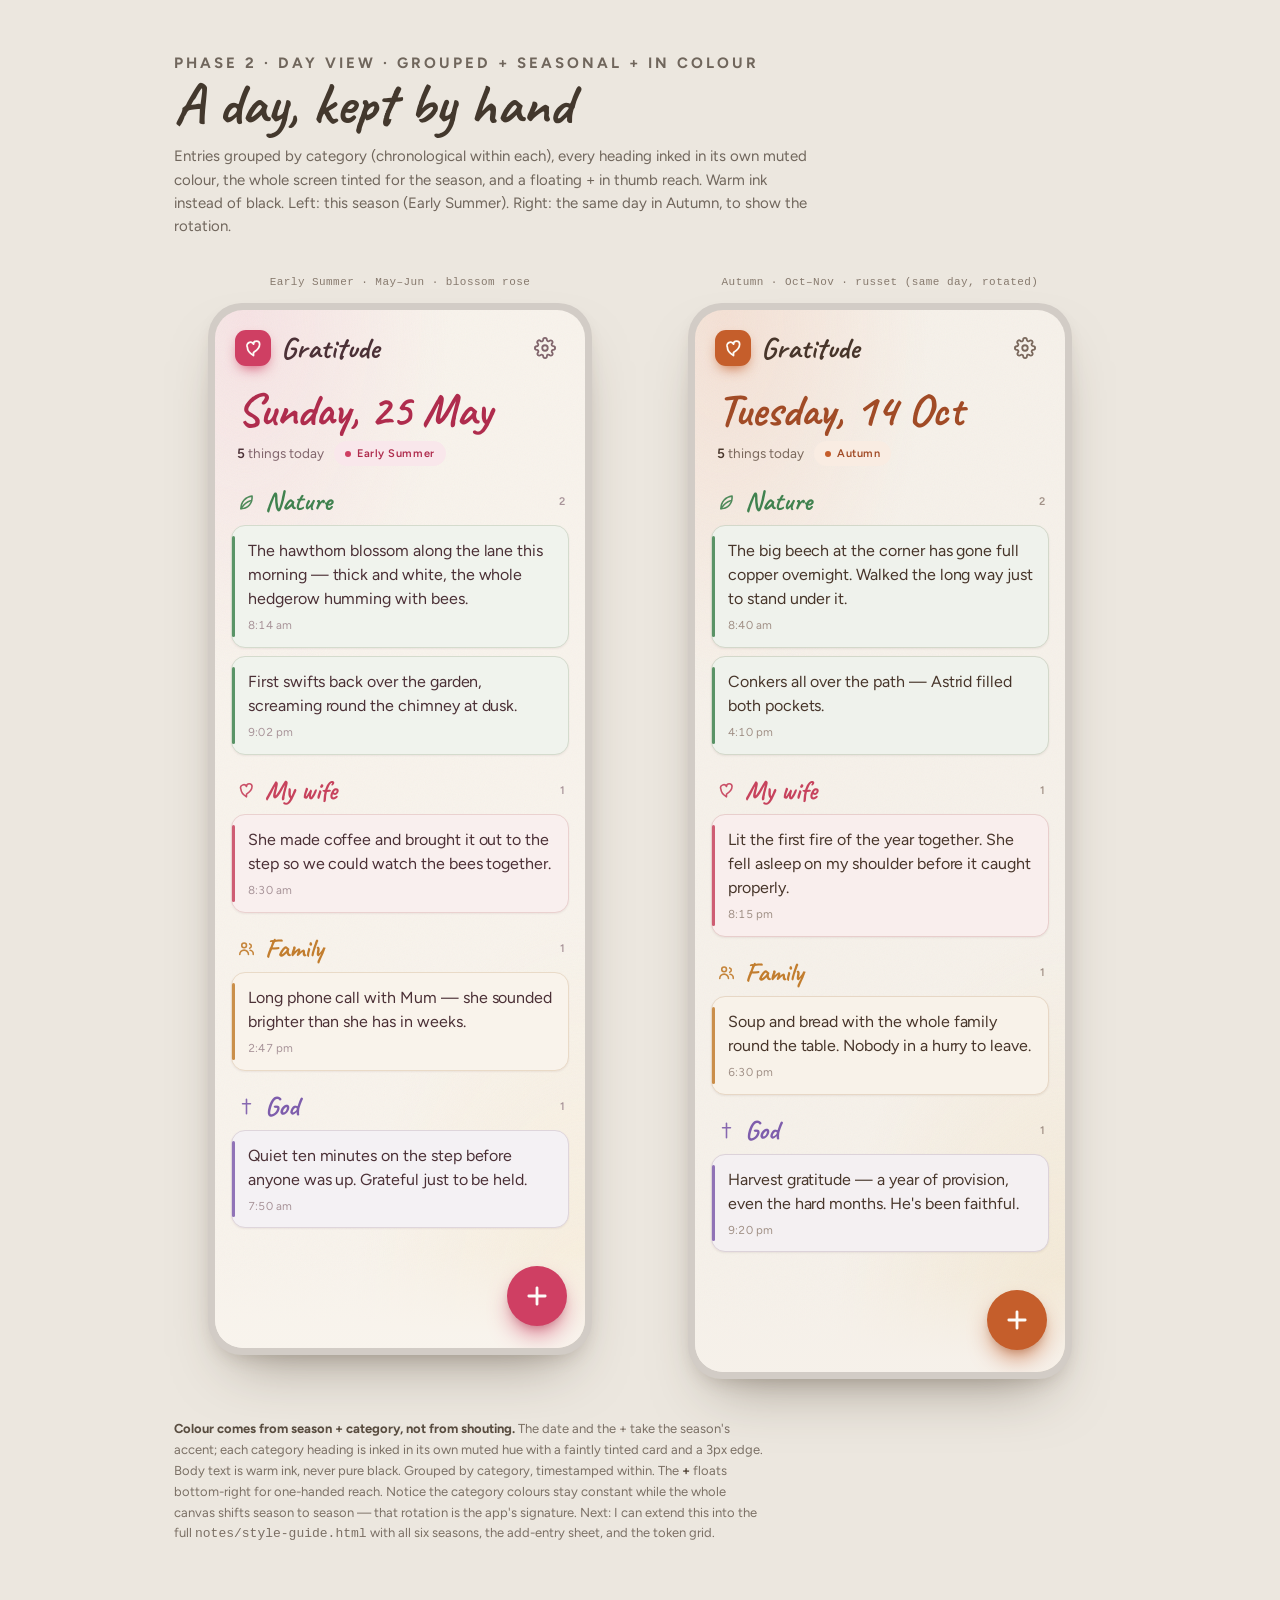
<file: notes/day-view-mockup.html>
<!doctype html>
<html lang="en">
<head>
  <meta charset="utf-8">
  <meta name="viewport" content="width=device-width, initial-scale=1, viewport-fit=cover">
  <title>Gratitude — day view (grouped, seasonal, in colour)</title>

  <link rel="preconnect" href="https://fonts.googleapis.com">
  <link rel="preconnect" href="https://fonts.gstatic.com" crossorigin>
  <link href="https://fonts.googleapis.com/css2?family=Caveat:wght@500;600;700&family=Figtree:wght@400;500;600;700&display=swap" rel="stylesheet">

  <style>
    /* ============================================================
       Shared category colours (fixed across all seasons)
       ============================================================ */
    :root {
      --c-wife:   hsl(348 54% 52%);
      --c-family: hsl(32 62% 47%);
      --c-nature: hsl(134 34% 38%);
      --c-me:     hsl(202 30% 45%);
      --c-god:    hsl(265 32% 52%);

      --r-md: 14px; --r-lg: 22px; --r-pill: 999px;
      --font-hand: "Caveat", cursive;
      --font-body: "Figtree", -apple-system, BlinkMacSystemFont, "Segoe UI", Roboto, sans-serif;
      --font-mono: ui-monospace, SFMono-Regular, Menlo, Consolas, monospace;
    }

    /* ---- Early Summer (current season) ---- */
    .theme-earlysummer {
      --accent:      hsl(345 60% 53%);
      --accent-deep: hsl(345 60% 43%);
      --accent-soft: hsl(345 58% 94%);
      --ink:         hsl(345 22% 24%);
      --ink-soft:    hsl(345 12% 45%);
      --ink-faint:   hsl(345 10% 62%);
      --paper:       hsl(36 46% 95%);
      --card:        hsl(40 52% 98.5%);
      --border:      hsl(36 28% 88%);
      --border-soft: hsl(36 30% 92%);
      --shadow:      hsl(345 30% 25% / 0.07);
      --shadow-lg:   hsl(345 30% 25% / 0.14);
      --wash-a:      hsl(345 60% 90% / 0.55);
      --wash-b:      hsl(40 70% 88% / 0.5);
    }
    /* ---- Autumn (Oct–Nov) ---- */
    .theme-autumn {
      --accent:      hsl(20 64% 47%);
      --accent-deep: hsl(18 62% 39%);
      --accent-soft: hsl(26 64% 93%);
      --ink:         hsl(24 26% 22%);
      --ink-soft:    hsl(24 14% 42%);
      --ink-faint:   hsl(24 12% 58%);
      --paper:       hsl(34 40% 94%);
      --card:        hsl(38 48% 98%);
      --border:      hsl(30 26% 86%);
      --border-soft: hsl(32 28% 91%);
      --shadow:      hsl(24 30% 22% / 0.08);
      --shadow-lg:   hsl(24 30% 22% / 0.16);
      --wash-a:      hsl(20 64% 86% / 0.55);
      --wash-b:      hsl(40 64% 84% / 0.5);
    }

    *, *::before, *::after { box-sizing: border-box; }
    html, body { margin: 0; padding: 0; }
    button { font-family: inherit; }
    svg { display: block; }

    body {
      font-family: var(--font-body);
      background: hsl(35 24% 90%);
      color: hsl(30 12% 25%);
      min-height: 100dvh;
      -webkit-font-smoothing: antialiased; -moz-osx-font-smoothing: grayscale;
      text-rendering: optimizeLegibility; font-size: 16px; line-height: 1.55;
    }
    .page { max-width: 980px; margin: 0 auto; padding: 52px 24px 72px; }
    .page-head { margin-bottom: 36px; }
    .eyebrow { font-size: 11px; font-weight: 700; letter-spacing: 0.2em; text-transform: uppercase; color: hsl(345 40% 48%); margin: 0 0 8px; }
    .page-head h1 { font-family: var(--font-hand); font-weight: 700; font-size: clamp(40px, 7vw, 58px); line-height: 1; margin: 0 0 12px; color: hsl(30 20% 22%); }
    .page-head p { color: hsl(30 10% 40%); max-width: 64ch; margin: 0; font-size: 15px; }

    .frames { display: grid; grid-template-columns: repeat(auto-fit, minmax(360px, 1fr)); gap: 28px; justify-items: center; }
    .frame-wrap { display: flex; flex-direction: column; gap: 12px; align-items: center; }
    .frame-tag { font-family: var(--font-mono); font-size: 11px; letter-spacing: 0.04em; color: hsl(30 10% 48%); }

    /* ============================================================
       Phone frame
       ============================================================ */
    .phone {
      position: relative;
      width: 100%; max-width: 384px;
      border-radius: 34px;
      padding: 7px;
      background: hsl(30 12% 80%);
      box-shadow: 0 30px 60px -28px hsl(30 30% 20% / 0.5), 0 8px 20px -10px hsl(30 30% 20% / 0.25);
    }
    .screen {
      position: relative;
      border-radius: 28px;
      overflow: hidden;
      min-height: 740px;
      display: flex; flex-direction: column;
      background:
        radial-gradient(120% 80% at 8% 0%, var(--wash-a) 0%, transparent 46%),
        radial-gradient(120% 80% at 100% 100%, var(--wash-b) 0%, transparent 52%),
        var(--paper);
      color: var(--ink);
    }
    /* paper grain */
    .screen::after {
      content: ""; position: absolute; inset: 0; pointer-events: none; z-index: 0;
      opacity: 0.04; mix-blend-mode: multiply;
      background-image: url("data:image/svg+xml,%3Csvg xmlns='http://www.w3.org/2000/svg' width='140' height='140'%3E%3Cfilter id='n'%3E%3CfeTurbulence type='fractalNoise' baseFrequency='0.85' numOctaves='2' stitchTiles='stitch'/%3E%3C/filter%3E%3Crect width='100%25' height='100%25' filter='url(%23n)'/%3E%3C/svg%3E");
    }
    .screen > * { position: relative; z-index: 1; }

    /* ---- App header / banner ---- */
    .app-header {
      display: flex; align-items: center; gap: 10px;
      padding: 18px 20px 14px;
    }
    .brand-mark {
      width: 36px; height: 36px; border-radius: 11px; flex-shrink: 0;
      background: var(--accent); color: hsl(40 60% 98%);
      display: grid; place-items: center;
      box-shadow: 0 6px 14px -5px var(--accent);
    }
    .brand-mark svg { width: 21px; height: 21px; }
    .brand-name { font-family: var(--font-hand); font-weight: 700; font-size: 30px; line-height: 1; color: var(--ink); flex: 1; }
    .settings-btn {
      width: 40px; height: 40px; border-radius: 11px; border: none; background: transparent;
      color: var(--ink-soft); display: grid; place-items: center; cursor: pointer;
    }
    .settings-btn:active { background: hsl(0 0% 0% / 0.04); }

    /* ---- Date hero ---- */
    .day-hero { padding: 6px 22px 18px; }
    .day-date { font-family: var(--font-hand); font-weight: 700; font-size: 46px; line-height: 0.98; color: var(--accent-deep); margin: 0; }
    .day-meta { display: flex; align-items: center; gap: 10px; margin-top: 8px; }
    .day-meta .count { font-size: 13.5px; color: var(--ink-soft); }
    .day-meta .count strong { color: var(--ink); font-weight: 600; }
    .season-chip {
      font-size: 11px; font-weight: 600; letter-spacing: 0.05em;
      color: var(--accent-deep); background: var(--accent-soft);
      padding: 4px 11px; border-radius: var(--r-pill);
      display: inline-flex; align-items: center; gap: 6px;
    }
    .season-chip::before { content: ""; width: 6px; height: 6px; border-radius: 50%; background: var(--accent); }

    /* ---- Scroll body ---- */
    .day-scroll { flex: 1; overflow: hidden; padding: 4px 16px 120px; display: flex; flex-direction: column; gap: 22px; }

    /* ---- Category group ---- */
    .cat-group { --c: var(--ink); }
    .cat-group.is-wife   { --c: var(--c-wife); }
    .cat-group.is-family { --c: var(--c-family); }
    .cat-group.is-nature { --c: var(--c-nature); }
    .cat-group.is-me     { --c: var(--c-me); }
    .cat-group.is-god    { --c: var(--c-god); }

    .cat-head {
      display: flex; align-items: center; gap: 9px;
      margin: 0 0 10px; padding-left: 6px;
      font-family: var(--font-hand); font-weight: 700; font-size: 27px; line-height: 1;
      color: var(--c);
    }
    .cat-head .cat-icon { width: 19px; height: 19px; flex-shrink: 0; color: var(--c); opacity: 0.92; }
    .cat-head .cat-count { font-family: var(--font-body); font-size: 11px; font-weight: 600; letter-spacing: 0.04em; color: var(--ink-faint); margin-left: auto; padding-right: 4px; }

    .entry-list { display: flex; flex-direction: column; gap: 8px; }
    .entry {
      position: relative;
      background: color-mix(in srgb, var(--c) 7%, var(--card));
      border: 1px solid color-mix(in srgb, var(--c) 16%, var(--border-soft));
      border-radius: var(--r-md);
      padding: 13px 15px 12px 16px;
      box-shadow: 0 1px 2px var(--shadow);
      cursor: pointer;
      transition: transform 90ms ease, box-shadow 160ms ease;
    }
    .entry::before {
      content: ""; position: absolute; left: 0; top: 10px; bottom: 10px; width: 3px;
      border-radius: 3px; background: var(--c); opacity: 0.85;
    }
    .entry:active { transform: scale(0.99); }
    .entry-text { margin: 0; font-size: 16px; line-height: 1.5; color: var(--ink); letter-spacing: -0.003em; }
    .entry-time { margin: 6px 0 0; font-size: 11.5px; color: var(--ink-faint); font-variant-numeric: tabular-nums; letter-spacing: 0.02em; }

    /* ---- Floating + button ---- */
    .fab {
      position: absolute; right: 18px; bottom: 22px; z-index: 6;
      width: 60px; height: 60px; border-radius: 50%; border: none;
      background: var(--accent); color: hsl(40 60% 98%);
      display: grid; place-items: center; cursor: pointer;
      box-shadow: 0 12px 26px -8px var(--accent), 0 4px 10px -4px hsl(0 0% 0% / 0.25);
      transition: transform 120ms ease, box-shadow 160ms ease;
    }
    .fab svg { width: 28px; height: 28px; }
    .fab:active { transform: scale(0.94); }
    /* soft fade so content scrolls under the FAB cleanly */
    .screen-fade {
      position: absolute; left: 0; right: 0; bottom: 0; height: 96px; z-index: 4; pointer-events: none;
      background: linear-gradient(to top, var(--paper) 14%, transparent);
    }

    /* ---- entrance stagger ---- */
    .stagger > * { opacity: 0; transform: translateY(10px); animation: rise 620ms cubic-bezier(0.2,0.7,0.2,1) forwards; }
    .stagger > *:nth-child(1) { animation-delay: 80ms; }
    .stagger > *:nth-child(2) { animation-delay: 160ms; }
    .stagger > *:nth-child(3) { animation-delay: 240ms; }
    .stagger > *:nth-child(4) { animation-delay: 320ms; }
    .stagger > *:nth-child(5) { animation-delay: 400ms; }
    @keyframes rise { to { opacity: 1; transform: translateY(0); } }
    @media (prefers-reduced-motion: reduce) { .stagger > * { opacity: 1; transform: none; animation: none; } }

    .footnote { margin-top: 40px; font-size: 13px; color: hsl(30 10% 44%); line-height: 1.6; max-width: 74ch; }
    .footnote strong { color: hsl(30 16% 30%); }
  </style>
</head>
<body>
  <div class="page">
    <header class="page-head">
      <p class="eyebrow">Phase 2 · day view · grouped + seasonal + in colour</p>
      <h1>A day, kept by hand</h1>
      <p>Entries grouped by category (chronological within each), every heading inked in its own muted colour, the whole screen tinted for the season, and a floating + in thumb reach. Warm ink instead of black. Left: this season (Early Summer). Right: the same day in Autumn, to show the rotation.</p>
    </header>

    <div class="frames">

      <!-- ============== Early Summer ============== -->
      <div class="frame-wrap">
        <span class="frame-tag">Early Summer · May–Jun · blossom rose</span>
        <div class="phone">
          <div class="screen theme-earlysummer">

            <header class="app-header">
              <span class="brand-mark"><svg viewBox="0 0 24 24" fill="none" stroke="currentColor" stroke-width="2" stroke-linecap="round" stroke-linejoin="round"><path d="M12 20s-7-4.35-7-9.5A3.5 3.5 0 0 1 12 7a3.5 3.5 0 0 1 7 0c0 5.15-7 9.5-7 9.5z"/></svg></span>
              <span class="brand-name">Gratitude</span>
              <button class="settings-btn" aria-label="Settings"><svg viewBox="0 0 24 24" width="22" height="22" fill="none" stroke="currentColor" stroke-width="2" stroke-linecap="round" stroke-linejoin="round"><circle cx="12" cy="12" r="3"/><path d="M19.4 15a1.65 1.65 0 0 0 .33 1.82l.06.06a2 2 0 1 1-2.83 2.83l-.06-.06a1.65 1.65 0 0 0-1.82-.33 1.65 1.65 0 0 0-1 1.51V21a2 2 0 0 1-4 0v-.09A1.65 1.65 0 0 0 9 19.4a1.65 1.65 0 0 0-1.82.33l-.06.06a2 2 0 1 1-2.83-2.83l.06-.06a1.65 1.65 0 0 0 .33-1.82 1.65 1.65 0 0 0-1.51-1H3a2 2 0 0 1 0-4h.09A1.65 1.65 0 0 0 4.6 9a1.65 1.65 0 0 0-.33-1.82l-.06-.06a2 2 0 1 1 2.83-2.83l.06.06a1.65 1.65 0 0 0 1.82.33H9a1.65 1.65 0 0 0 1-1.51V3a2 2 0 0 1 4 0v.09a1.65 1.65 0 0 0 1 1.51 1.65 1.65 0 0 0 1.82-.33l.06-.06a2 2 0 1 1 2.83 2.83l-.06.06a1.65 1.65 0 0 0-.33 1.82V9a1.65 1.65 0 0 0 1.51 1H21a2 2 0 0 1 0 4h-.09a1.65 1.65 0 0 0-1.51 1z"/></svg></button>
            </header>

            <div class="day-hero">
              <h2 class="day-date">Sunday, 25 May</h2>
              <div class="day-meta">
                <span class="count"><strong>5</strong> things today</span>
                <span class="season-chip">Early Summer</span>
              </div>
            </div>

            <div class="day-scroll stagger">

              <section class="cat-group is-nature">
                <h3 class="cat-head">
                  <svg class="cat-icon" viewBox="0 0 24 24" fill="none" stroke="currentColor" stroke-width="2" stroke-linecap="round" stroke-linejoin="round"><path d="M5 21c0-9 6-15 14-16 1 9-5 16-14 16z"/><path d="M5 21c4-6 8-9 12-10"/></svg>
                  Nature <span class="cat-count">2</span>
                </h3>
                <div class="entry-list">
                  <article class="entry"><p class="entry-text">The hawthorn blossom along the lane this morning — thick and white, the whole hedgerow humming with bees.</p><p class="entry-time">8:14 am</p></article>
                  <article class="entry"><p class="entry-text">First swifts back over the garden, screaming round the chimney at dusk.</p><p class="entry-time">9:02 pm</p></article>
                </div>
              </section>

              <section class="cat-group is-wife">
                <h3 class="cat-head">
                  <svg class="cat-icon" viewBox="0 0 24 24" fill="none" stroke="currentColor" stroke-width="2" stroke-linecap="round" stroke-linejoin="round"><path d="M12 20s-7-4.35-7-9.5A3.5 3.5 0 0 1 12 7a3.5 3.5 0 0 1 7 0c0 5.15-7 9.5-7 9.5z"/></svg>
                  My wife <span class="cat-count">1</span>
                </h3>
                <div class="entry-list">
                  <article class="entry"><p class="entry-text">She made coffee and brought it out to the step so we could watch the bees together.</p><p class="entry-time">8:30 am</p></article>
                </div>
              </section>

              <section class="cat-group is-family">
                <h3 class="cat-head">
                  <svg class="cat-icon" viewBox="0 0 24 24" fill="none" stroke="currentColor" stroke-width="2" stroke-linecap="round" stroke-linejoin="round"><circle cx="9" cy="8" r="3"/><path d="M3.5 19.5a5.5 5.5 0 0 1 11 0"/><path d="M16 6.2a2.8 2.8 0 0 1 0 5.4"/><path d="M16.5 14.2a4.5 4.5 0 0 1 4 5.3"/></svg>
                  Family <span class="cat-count">1</span>
                </h3>
                <div class="entry-list">
                  <article class="entry"><p class="entry-text">Long phone call with Mum — she sounded brighter than she has in weeks.</p><p class="entry-time">2:47 pm</p></article>
                </div>
              </section>

              <section class="cat-group is-god">
                <h3 class="cat-head">
                  <svg class="cat-icon" viewBox="0 0 24 24" fill="none" stroke="currentColor" stroke-width="2" stroke-linecap="round" stroke-linejoin="round"><path d="M12 3v18"/><path d="M7 8.5h10"/></svg>
                  God <span class="cat-count">1</span>
                </h3>
                <div class="entry-list">
                  <article class="entry"><p class="entry-text">Quiet ten minutes on the step before anyone was up. Grateful just to be held.</p><p class="entry-time">7:50 am</p></article>
                </div>
              </section>

            </div>

            <div class="screen-fade"></div>
            <button class="fab" aria-label="Add a gratitude"><svg viewBox="0 0 24 24" fill="none" stroke="currentColor" stroke-width="2.4" stroke-linecap="round" stroke-linejoin="round"><path d="M12 5v14M5 12h14"/></svg></button>

          </div>
        </div>
      </div>

      <!-- ============== Autumn ============== -->
      <div class="frame-wrap">
        <span class="frame-tag">Autumn · Oct–Nov · russet (same day, rotated)</span>
        <div class="phone">
          <div class="screen theme-autumn">

            <header class="app-header">
              <span class="brand-mark"><svg viewBox="0 0 24 24" fill="none" stroke="currentColor" stroke-width="2" stroke-linecap="round" stroke-linejoin="round"><path d="M12 20s-7-4.35-7-9.5A3.5 3.5 0 0 1 12 7a3.5 3.5 0 0 1 7 0c0 5.15-7 9.5-7 9.5z"/></svg></span>
              <span class="brand-name">Gratitude</span>
              <button class="settings-btn" aria-label="Settings"><svg viewBox="0 0 24 24" width="22" height="22" fill="none" stroke="currentColor" stroke-width="2" stroke-linecap="round" stroke-linejoin="round"><circle cx="12" cy="12" r="3"/><path d="M19.4 15a1.65 1.65 0 0 0 .33 1.82l.06.06a2 2 0 1 1-2.83 2.83l-.06-.06a1.65 1.65 0 0 0-1.82-.33 1.65 1.65 0 0 0-1 1.51V21a2 2 0 0 1-4 0v-.09A1.65 1.65 0 0 0 9 19.4a1.65 1.65 0 0 0-1.82.33l-.06.06a2 2 0 1 1-2.83-2.83l.06-.06a1.65 1.65 0 0 0 .33-1.82 1.65 1.65 0 0 0-1.51-1H3a2 2 0 0 1 0-4h.09A1.65 1.65 0 0 0 4.6 9a1.65 1.65 0 0 0-.33-1.82l-.06-.06a2 2 0 1 1 2.83-2.83l.06.06a1.65 1.65 0 0 0 1.82.33H9a1.65 1.65 0 0 0 1-1.51V3a2 2 0 0 1 4 0v.09a1.65 1.65 0 0 0 1 1.51 1.65 1.65 0 0 0 1.82-.33l.06-.06a2 2 0 1 1 2.83 2.83l-.06.06a1.65 1.65 0 0 0-.33 1.82V9a1.65 1.65 0 0 0 1.51 1H21a2 2 0 0 1 0 4h-.09a1.65 1.65 0 0 0-1.51 1z"/></svg></button>
            </header>

            <div class="day-hero">
              <h2 class="day-date">Tuesday, 14 Oct</h2>
              <div class="day-meta">
                <span class="count"><strong>5</strong> things today</span>
                <span class="season-chip">Autumn</span>
              </div>
            </div>

            <div class="day-scroll stagger">

              <section class="cat-group is-nature">
                <h3 class="cat-head">
                  <svg class="cat-icon" viewBox="0 0 24 24" fill="none" stroke="currentColor" stroke-width="2" stroke-linecap="round" stroke-linejoin="round"><path d="M5 21c0-9 6-15 14-16 1 9-5 16-14 16z"/><path d="M5 21c4-6 8-9 12-10"/></svg>
                  Nature <span class="cat-count">2</span>
                </h3>
                <div class="entry-list">
                  <article class="entry"><p class="entry-text">The big beech at the corner has gone full copper overnight. Walked the long way just to stand under it.</p><p class="entry-time">8:40 am</p></article>
                  <article class="entry"><p class="entry-text">Conkers all over the path — Astrid filled both pockets.</p><p class="entry-time">4:10 pm</p></article>
                </div>
              </section>

              <section class="cat-group is-wife">
                <h3 class="cat-head">
                  <svg class="cat-icon" viewBox="0 0 24 24" fill="none" stroke="currentColor" stroke-width="2" stroke-linecap="round" stroke-linejoin="round"><path d="M12 20s-7-4.35-7-9.5A3.5 3.5 0 0 1 12 7a3.5 3.5 0 0 1 7 0c0 5.15-7 9.5-7 9.5z"/></svg>
                  My wife <span class="cat-count">1</span>
                </h3>
                <div class="entry-list">
                  <article class="entry"><p class="entry-text">Lit the first fire of the year together. She fell asleep on my shoulder before it caught properly.</p><p class="entry-time">8:15 pm</p></article>
                </div>
              </section>

              <section class="cat-group is-family">
                <h3 class="cat-head">
                  <svg class="cat-icon" viewBox="0 0 24 24" fill="none" stroke="currentColor" stroke-width="2" stroke-linecap="round" stroke-linejoin="round"><circle cx="9" cy="8" r="3"/><path d="M3.5 19.5a5.5 5.5 0 0 1 11 0"/><path d="M16 6.2a2.8 2.8 0 0 1 0 5.4"/><path d="M16.5 14.2a4.5 4.5 0 0 1 4 5.3"/></svg>
                  Family <span class="cat-count">1</span>
                </h3>
                <div class="entry-list">
                  <article class="entry"><p class="entry-text">Soup and bread with the whole family round the table. Nobody in a hurry to leave.</p><p class="entry-time">6:30 pm</p></article>
                </div>
              </section>

              <section class="cat-group is-god">
                <h3 class="cat-head">
                  <svg class="cat-icon" viewBox="0 0 24 24" fill="none" stroke="currentColor" stroke-width="2" stroke-linecap="round" stroke-linejoin="round"><path d="M12 3v18"/><path d="M7 8.5h10"/></svg>
                  God <span class="cat-count">1</span>
                </h3>
                <div class="entry-list">
                  <article class="entry"><p class="entry-text">Harvest gratitude — a year of provision, even the hard months. He's been faithful.</p><p class="entry-time">9:20 pm</p></article>
                </div>
              </section>

            </div>

            <div class="screen-fade"></div>
            <button class="fab" aria-label="Add a gratitude"><svg viewBox="0 0 24 24" fill="none" stroke="currentColor" stroke-width="2.4" stroke-linecap="round" stroke-linejoin="round"><path d="M12 5v14M5 12h14"/></svg></button>

          </div>
        </div>
      </div>

    </div>

    <p class="footnote">
      <strong>Colour comes from season + category, not from shouting.</strong> The date and the + take the season's accent; each category heading is inked in its own muted hue with a faintly tinted card and a 3px edge. Body text is warm ink, never pure black. Grouped by category, timestamped within. The <strong>+</strong> floats bottom-right for one-handed reach. Notice the category colours stay constant while the whole canvas shifts season to season — that rotation is the app's signature. Next: I can extend this into the full <code>notes/style-guide.html</code> with all six seasons, the add-entry sheet, and the token grid.
    </p>
  </div>
</body>
</html>
</file>
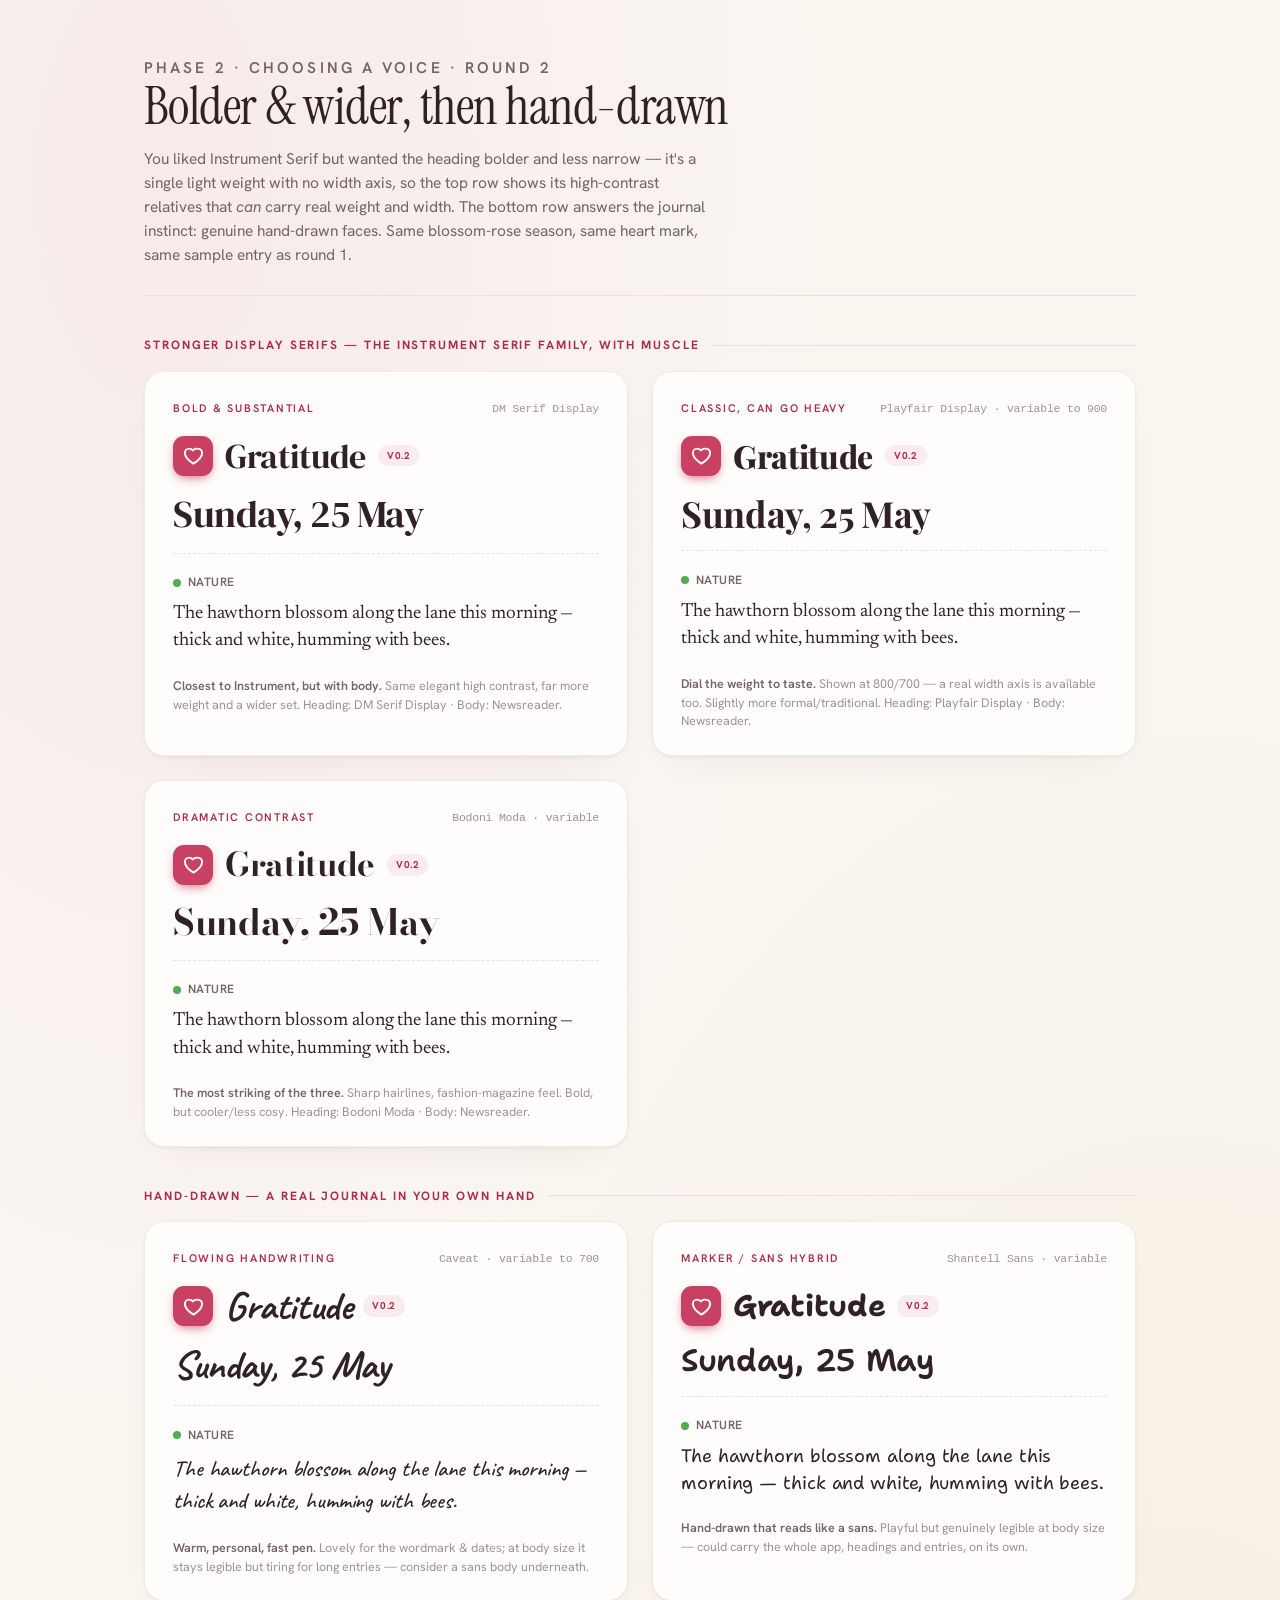
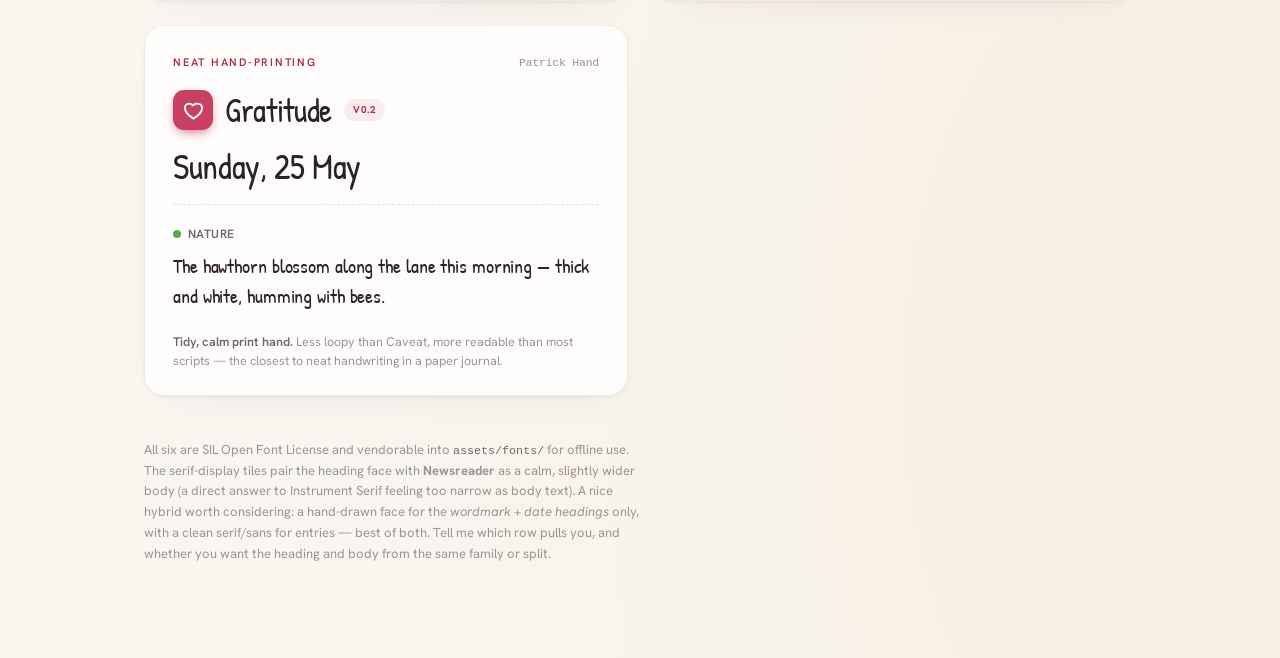
<file: notes/font-specimen-2.html>
<!doctype html>
<html lang="en">
<head>
  <meta charset="utf-8">
  <meta name="viewport" content="width=device-width, initial-scale=1, viewport-fit=cover">
  <title>Gratitude — voice, round 2 (bolder display + hand-drawn)</title>

  <!-- Preview-only CDN load. Every face is OFL / self-hostable for offline vendoring. -->
  <link rel="preconnect" href="https://fonts.googleapis.com">
  <link rel="preconnect" href="https://fonts.gstatic.com" crossorigin>
  <link href="https://fonts.googleapis.com/css2?family=DM+Serif+Display:ital@0;1&family=Playfair+Display:ital,wght@0,500;0,600;0,700;0,800;0,900;1,500&family=Bodoni+Moda:ital,opsz,wght@0,6..96,500;0,6..96,600;0,6..96,700;0,6..96,800&family=Caveat:wght@500;600;700&family=Shantell+Sans:ital,wght@0,400;0,500;0,600;0,700;1,400&family=Patrick+Hand&family=Newsreader:opsz,wght@6..72,400;6..72,500&family=Hanken+Grotesk:wght@400;500;600&family=Instrument+Serif:ital@0;1&display=swap" rel="stylesheet">

  <style>
    :root {
      --accent:        hsl(345 55% 52%);
      --accent-strong: hsl(345 60% 42%);
      --accent-soft:   hsl(345 60% 95%);
      --bg:        hsl(38 44% 96%);
      --surface:   hsl(40 50% 99%);
      --text:      hsl(345 18% 16%);
      --text-muted:hsl(345 8% 42%);
      --text-faint:hsl(345 8% 60%);
      --border:    hsl(345 18% 90%);
      --border-soft: hsl(40 24% 92%);
      --shadow:    hsl(345 30% 25% / 0.07);
      --shadow-lg: hsl(345 30% 25% / 0.13);
      --font-body: "Hanken Grotesk", -apple-system, BlinkMacSystemFont, "Segoe UI", Roboto, sans-serif;
      --font-mono: ui-monospace, SFMono-Regular, Menlo, Consolas, monospace;
      --r-lg: 20px; --r-pill: 999px;
    }
    *, *::before, *::after { box-sizing: border-box; }
    html, body { margin: 0; padding: 0; }
    svg { display: block; }
    body {
      font-family: var(--font-body);
      background:
        radial-gradient(at 12% 8%, hsl(345 50% 93% / 0.7) 0%, transparent 42%),
        radial-gradient(at 92% 88%, hsl(38 60% 90% / 0.6) 0%, transparent 50%),
        var(--bg);
      color: var(--text); min-height: 100dvh;
      -webkit-font-smoothing: antialiased; -moz-osx-font-smoothing: grayscale;
      text-rendering: optimizeLegibility; font-size: 16px; line-height: 1.55;
    }
    .page { max-width: 1040px; margin: 0 auto; padding: 56px 24px 80px; }
    .head { margin-bottom: 40px; padding-bottom: 28px; border-bottom: 1px solid var(--border); }
    .eyebrow { font-size: 11px; font-weight: 600; letter-spacing: 0.2em; text-transform: uppercase; color: var(--accent-strong); margin: 0 0 12px; }
    .head h1 { font-family: "Instrument Serif", serif; font-weight: 400; font-size: clamp(34px, 7vw, 52px); line-height: 1.02; letter-spacing: -0.01em; margin: 0 0 14px; }
    .head p { color: var(--text-muted); max-width: 64ch; margin: 0; font-size: 15.5px; }

    .group-label { font-size: 12px; font-weight: 700; letter-spacing: 0.16em; text-transform: uppercase; color: var(--accent-strong); margin: 40px 0 16px; display: flex; align-items: center; gap: 12px; }
    .group-label::after { content: ""; flex: 1; height: 1px; background: var(--border); }

    .grid { display: grid; grid-template-columns: repeat(auto-fit, minmax(440px, 1fr)); gap: 24px; }
    .tile { background: var(--surface); border: 1px solid var(--border-soft); border-radius: var(--r-lg); padding: 28px 28px 24px; box-shadow: 0 1px 3px var(--shadow), 0 18px 40px -28px var(--shadow-lg); display: flex; flex-direction: column; gap: 18px; }
    .tile-meta { display: flex; align-items: baseline; justify-content: space-between; gap: 12px; flex-wrap: wrap; }
    .tile-kind { font-size: 11px; font-weight: 600; letter-spacing: 0.16em; text-transform: uppercase; color: var(--accent-strong); }
    .tile-fontname { font-family: var(--font-mono); font-size: 11.5px; color: var(--text-faint); letter-spacing: -0.02em; }
    .brand { display: flex; align-items: center; gap: 12px; }
    .brand-mark { width: 40px; height: 40px; border-radius: 11px; flex-shrink: 0; background: var(--accent); color: var(--surface); display: grid; place-items: center; box-shadow: 0 4px 12px -4px var(--accent); }
    .brand-mark svg { width: 23px; height: 23px; }
    .wordmark { font-size: 32px; line-height: 1; letter-spacing: -0.01em; color: var(--text); }
    .version-pill { font-size: 10px; font-weight: 700; letter-spacing: 0.06em; text-transform: uppercase; color: var(--accent-strong); background: var(--accent-soft); padding: 3px 9px; border-radius: var(--r-pill); align-self: center; }
    .date-line { font-size: 34px; line-height: 1.08; letter-spacing: -0.01em; color: var(--text); margin: 0; }
    .entry { border-top: 1px dashed var(--border); padding-top: 16px; }
    .entry-cat { display: inline-flex; align-items: center; gap: 7px; font-size: 12px; font-weight: 600; letter-spacing: 0.04em; text-transform: uppercase; color: var(--text-muted); margin-bottom: 8px; font-family: var(--font-body); }
    .entry-cat .dot { width: 8px; height: 8px; border-radius: 50%; background: hsl(120 35% 50%); }
    .entry-text { font-size: 19px; line-height: 1.45; letter-spacing: -0.005em; color: var(--text); margin: 0; }
    .pairing { font-size: 12.5px; color: var(--text-faint); margin: 4px 0 0; line-height: 1.5; }
    .pairing strong { color: var(--text-muted); font-weight: 600; }

    /* ---- stronger display serifs ---- */
    .f-dm .wordmark, .f-dm .date-line { font-family: "DM Serif Display", serif; font-weight: 400; }
    .f-dm .wordmark { font-size: 34px; }
    .f-dm .date-line { font-size: 38px; }
    .f-dm .entry-text { font-family: "Newsreader", serif; font-weight: 400; }

    .f-playfair .wordmark, .f-playfair .date-line { font-family: "Playfair Display", serif; }
    .f-playfair .wordmark { font-weight: 800; font-size: 32px; }
    .f-playfair .date-line { font-weight: 700; font-size: 36px; }
    .f-playfair .entry-text { font-family: "Newsreader", serif; font-weight: 400; }

    .f-bodoni .wordmark, .f-bodoni .date-line { font-family: "Bodoni Moda", serif; }
    .f-bodoni .wordmark { font-weight: 700; font-size: 33px; }
    .f-bodoni .date-line { font-weight: 700; font-size: 36px; }
    .f-bodoni .entry-text { font-family: "Newsreader", serif; font-weight: 400; }

    /* ---- hand-drawn ---- */
    .f-caveat .wordmark, .f-caveat .date-line, .f-caveat .entry-text { font-family: "Caveat", cursive; }
    .f-caveat .wordmark { font-weight: 700; font-size: 40px; }
    .f-caveat .date-line { font-weight: 700; font-size: 40px; }
    .f-caveat .entry-text { font-weight: 500; font-size: 23px; line-height: 1.4; }

    .f-shantell .wordmark, .f-shantell .date-line, .f-shantell .entry-text { font-family: "Shantell Sans", cursive; }
    .f-shantell .wordmark { font-weight: 700; font-size: 30px; }
    .f-shantell .date-line { font-weight: 600; font-size: 31px; }
    .f-shantell .entry-text { font-weight: 400; font-size: 18px; line-height: 1.5; }

    .f-patrick .wordmark, .f-patrick .date-line, .f-patrick .entry-text { font-family: "Patrick Hand", cursive; }
    .f-patrick .wordmark { font-size: 33px; }
    .f-patrick .date-line { font-size: 35px; }
    .f-patrick .entry-text { font-size: 20px; line-height: 1.5; }

    .footnote { margin-top: 44px; font-size: 13px; color: var(--text-faint); line-height: 1.6; max-width: 72ch; }
    .footnote code { font-family: var(--font-mono); font-size: 0.9em; color: var(--text-muted); }
  </style>
</head>
<body>
  <div class="page">
    <header class="head">
      <p class="eyebrow">Phase 2 · choosing a voice · round 2</p>
      <h1>Bolder &amp; wider, then hand-drawn</h1>
      <p>You liked Instrument Serif but wanted the heading bolder and less narrow — it's a single light weight with no width axis, so the top row shows its high-contrast relatives that <em>can</em> carry real weight and width. The bottom row answers the journal instinct: genuine hand-drawn faces. Same blossom-rose season, same heart mark, same sample entry as round 1.</p>
    </header>

    <p class="group-label">Stronger display serifs — the Instrument Serif family, with muscle</p>
    <div class="grid">

      <article class="tile f-dm">
        <div class="tile-meta"><span class="tile-kind">Bold &amp; substantial</span><span class="tile-fontname">DM Serif Display</span></div>
        <div class="brand"><span class="brand-mark"><svg viewBox="0 0 24 24" fill="none" stroke="currentColor" stroke-width="2" stroke-linecap="round" stroke-linejoin="round"><path d="M12 20.5C6 16.6 3 13.1 3 9.3 3 6.7 5 4.8 7.4 4.8c1.6 0 3 .8 3.9 2 .9-1.2 2.3-2 3.9-2C19.5 4.8 21 6.7 21 9.3c0 3.8-3 7.3-9 11.2Z"/></svg></span><span class="wordmark">Gratitude</span><span class="version-pill">v0.2</span></div>
        <p class="date-line">Sunday, 25 May</p>
        <div class="entry"><span class="entry-cat"><span class="dot"></span>Nature</span><p class="entry-text">The hawthorn blossom along the lane this morning — thick and white, humming with bees.</p></div>
        <p class="pairing"><strong>Closest to Instrument, but with body.</strong> Same elegant high contrast, far more weight and a wider set. Heading: DM Serif Display · Body: Newsreader.</p>
      </article>

      <article class="tile f-playfair">
        <div class="tile-meta"><span class="tile-kind">Classic, can go heavy</span><span class="tile-fontname">Playfair Display · variable to 900</span></div>
        <div class="brand"><span class="brand-mark"><svg viewBox="0 0 24 24" fill="none" stroke="currentColor" stroke-width="2" stroke-linecap="round" stroke-linejoin="round"><path d="M12 20.5C6 16.6 3 13.1 3 9.3 3 6.7 5 4.8 7.4 4.8c1.6 0 3 .8 3.9 2 .9-1.2 2.3-2 3.9-2C19.5 4.8 21 6.7 21 9.3c0 3.8-3 7.3-9 11.2Z"/></svg></span><span class="wordmark">Gratitude</span><span class="version-pill">v0.2</span></div>
        <p class="date-line">Sunday, 25 May</p>
        <div class="entry"><span class="entry-cat"><span class="dot"></span>Nature</span><p class="entry-text">The hawthorn blossom along the lane this morning — thick and white, humming with bees.</p></div>
        <p class="pairing"><strong>Dial the weight to taste.</strong> Shown at 800/700 — a real width axis is available too. Slightly more formal/traditional. Heading: Playfair Display · Body: Newsreader.</p>
      </article>

      <article class="tile f-bodoni">
        <div class="tile-meta"><span class="tile-kind">Dramatic contrast</span><span class="tile-fontname">Bodoni Moda · variable</span></div>
        <div class="brand"><span class="brand-mark"><svg viewBox="0 0 24 24" fill="none" stroke="currentColor" stroke-width="2" stroke-linecap="round" stroke-linejoin="round"><path d="M12 20.5C6 16.6 3 13.1 3 9.3 3 6.7 5 4.8 7.4 4.8c1.6 0 3 .8 3.9 2 .9-1.2 2.3-2 3.9-2C19.5 4.8 21 6.7 21 9.3c0 3.8-3 7.3-9 11.2Z"/></svg></span><span class="wordmark">Gratitude</span><span class="version-pill">v0.2</span></div>
        <p class="date-line">Sunday, 25 May</p>
        <div class="entry"><span class="entry-cat"><span class="dot"></span>Nature</span><p class="entry-text">The hawthorn blossom along the lane this morning — thick and white, humming with bees.</p></div>
        <p class="pairing"><strong>The most striking of the three.</strong> Sharp hairlines, fashion-magazine feel. Bold, but cooler/less cosy. Heading: Bodoni Moda · Body: Newsreader.</p>
      </article>

    </div>

    <p class="group-label">Hand-drawn — a real journal in your own hand</p>
    <div class="grid">

      <article class="tile f-caveat">
        <div class="tile-meta"><span class="tile-kind">Flowing handwriting</span><span class="tile-fontname">Caveat · variable to 700</span></div>
        <div class="brand"><span class="brand-mark"><svg viewBox="0 0 24 24" fill="none" stroke="currentColor" stroke-width="2" stroke-linecap="round" stroke-linejoin="round"><path d="M12 20.5C6 16.6 3 13.1 3 9.3 3 6.7 5 4.8 7.4 4.8c1.6 0 3 .8 3.9 2 .9-1.2 2.3-2 3.9-2C19.5 4.8 21 6.7 21 9.3c0 3.8-3 7.3-9 11.2Z"/></svg></span><span class="wordmark">Gratitude</span><span class="version-pill">v0.2</span></div>
        <p class="date-line">Sunday, 25 May</p>
        <div class="entry"><span class="entry-cat"><span class="dot"></span>Nature</span><p class="entry-text">The hawthorn blossom along the lane this morning — thick and white, humming with bees.</p></div>
        <p class="pairing"><strong>Warm, personal, fast pen.</strong> Lovely for the wordmark &amp; dates; at body size it stays legible but tiring for long entries — consider a sans body underneath.</p>
      </article>

      <article class="tile f-shantell">
        <div class="tile-meta"><span class="tile-kind">Marker / sans hybrid</span><span class="tile-fontname">Shantell Sans · variable</span></div>
        <div class="brand"><span class="brand-mark"><svg viewBox="0 0 24 24" fill="none" stroke="currentColor" stroke-width="2" stroke-linecap="round" stroke-linejoin="round"><path d="M12 20.5C6 16.6 3 13.1 3 9.3 3 6.7 5 4.8 7.4 4.8c1.6 0 3 .8 3.9 2 .9-1.2 2.3-2 3.9-2C19.5 4.8 21 6.7 21 9.3c0 3.8-3 7.3-9 11.2Z"/></svg></span><span class="wordmark">Gratitude</span><span class="version-pill">v0.2</span></div>
        <p class="date-line">Sunday, 25 May</p>
        <div class="entry"><span class="entry-cat"><span class="dot"></span>Nature</span><p class="entry-text">The hawthorn blossom along the lane this morning — thick and white, humming with bees.</p></div>
        <p class="pairing"><strong>Hand-drawn that reads like a sans.</strong> Playful but genuinely legible at body size — could carry the whole app, headings and entries, on its own.</p>
      </article>

      <article class="tile f-patrick">
        <div class="tile-meta"><span class="tile-kind">Neat hand-printing</span><span class="tile-fontname">Patrick Hand</span></div>
        <div class="brand"><span class="brand-mark"><svg viewBox="0 0 24 24" fill="none" stroke="currentColor" stroke-width="2" stroke-linecap="round" stroke-linejoin="round"><path d="M12 20.5C6 16.6 3 13.1 3 9.3 3 6.7 5 4.8 7.4 4.8c1.6 0 3 .8 3.9 2 .9-1.2 2.3-2 3.9-2C19.5 4.8 21 6.7 21 9.3c0 3.8-3 7.3-9 11.2Z"/></svg></span><span class="wordmark">Gratitude</span><span class="version-pill">v0.2</span></div>
        <p class="date-line">Sunday, 25 May</p>
        <div class="entry"><span class="entry-cat"><span class="dot"></span>Nature</span><p class="entry-text">The hawthorn blossom along the lane this morning — thick and white, humming with bees.</p></div>
        <p class="pairing"><strong>Tidy, calm print hand.</strong> Less loopy than Caveat, more readable than most scripts — the closest to neat handwriting in a paper journal.</p>
      </article>

    </div>

    <p class="footnote">
      All six are SIL Open Font License and vendorable into <code>assets/fonts/</code> for offline use. The serif-display tiles pair the heading face with <strong>Newsreader</strong> as a calm, slightly wider body (a direct answer to Instrument Serif feeling too narrow as body text). A nice hybrid worth considering: a hand-drawn face for the <em>wordmark + date headings</em> only, with a clean serif/sans for entries — best of both. Tell me which row pulls you, and whether you want the heading and body from the same family or split.
    </p>
  </div>
</body>
</html>
</file>
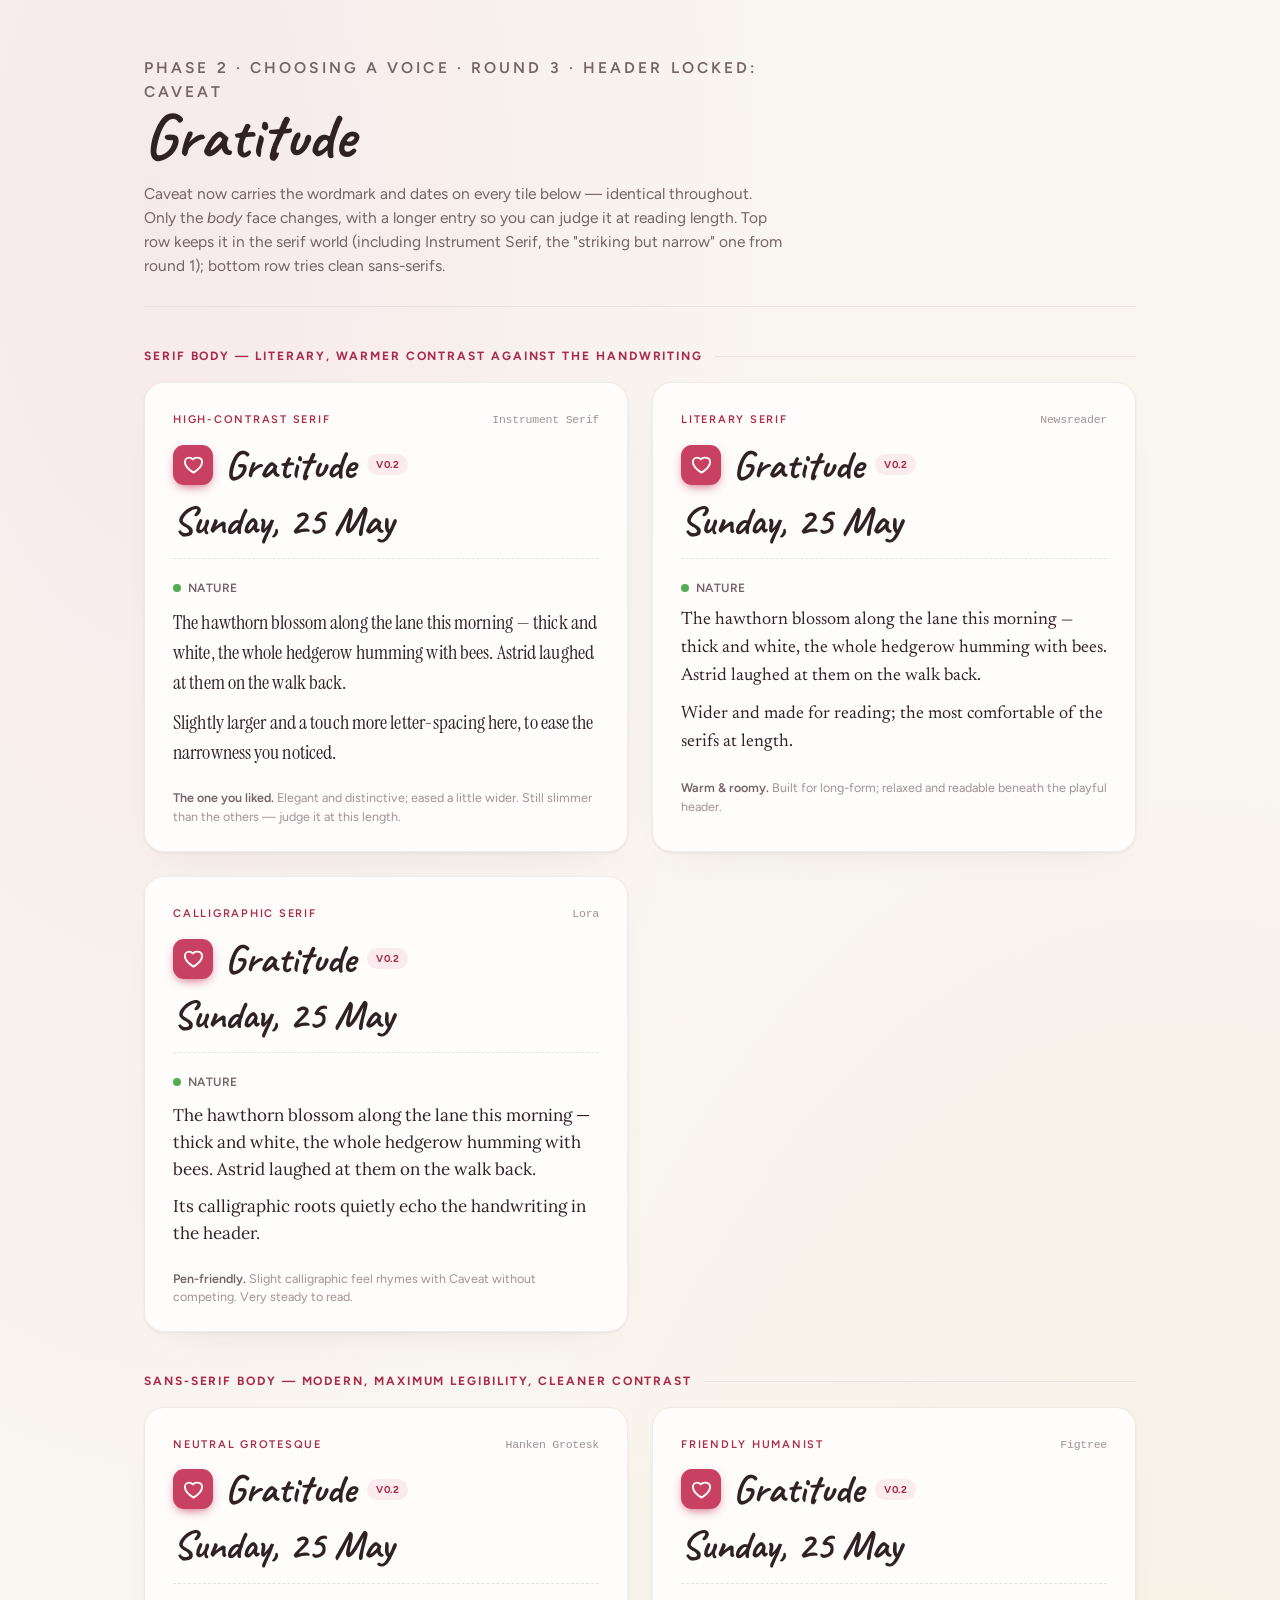
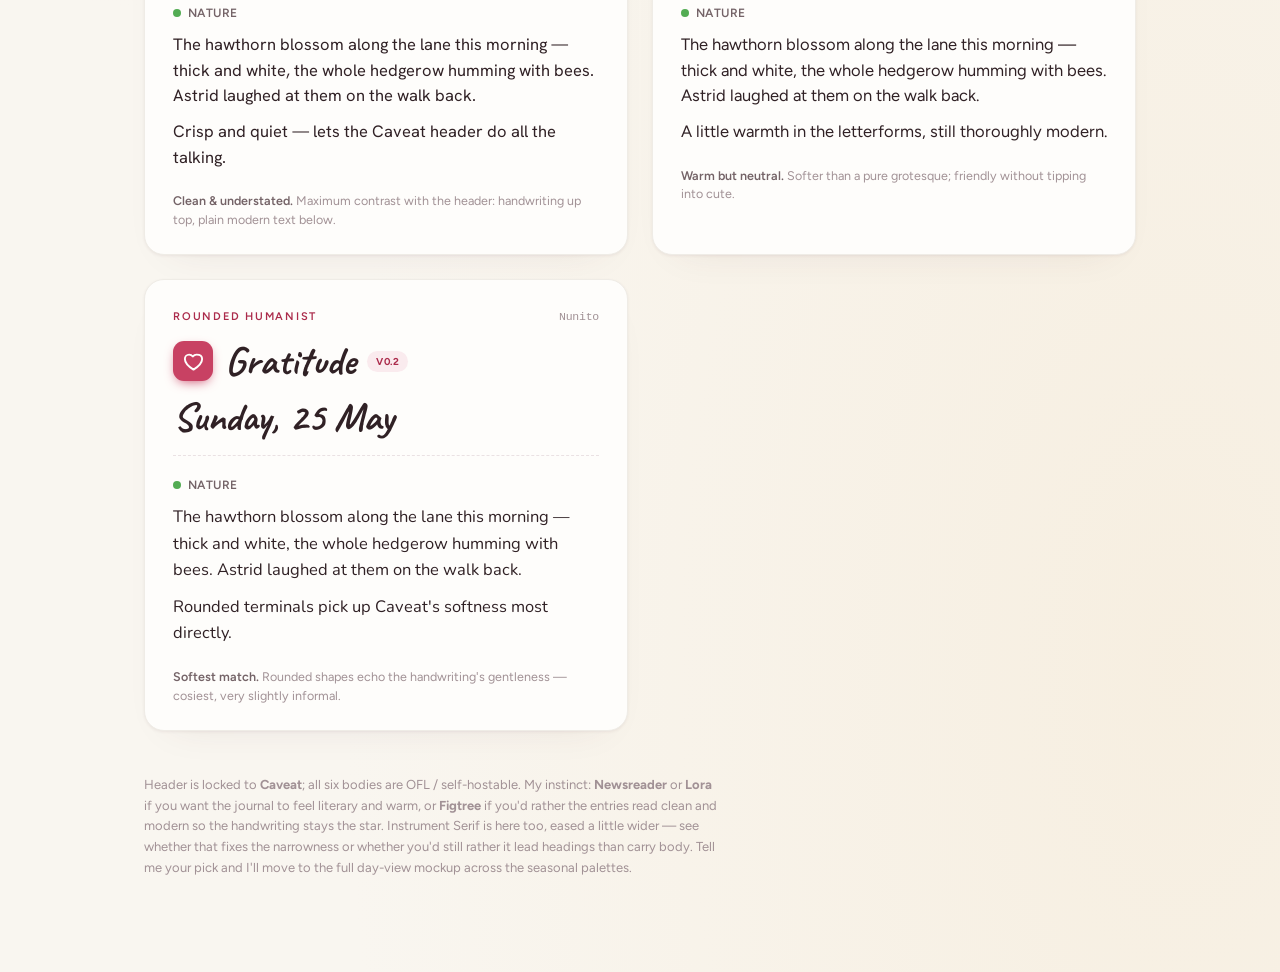
<file: notes/font-specimen-3.html>
<!doctype html>
<html lang="en">
<head>
  <meta charset="utf-8">
  <meta name="viewport" content="width=device-width, initial-scale=1, viewport-fit=cover">
  <title>Gratitude — body pairing for Caveat (round 3)</title>

  <!-- Preview-only CDN load. Every face is OFL / self-hostable for offline vendoring. -->
  <link rel="preconnect" href="https://fonts.googleapis.com">
  <link rel="preconnect" href="https://fonts.gstatic.com" crossorigin>
  <link href="https://fonts.googleapis.com/css2?family=Caveat:wght@500;600;700&family=Instrument+Serif:ital@0;1&family=Newsreader:ital,opsz,wght@0,6..72,400;0,6..72,500;1,6..72,400&family=Lora:ital,wght@0,400;0,500;1,400&family=Hanken+Grotesk:wght@400;500;600&family=Figtree:wght@400;500;600&family=Nunito:wght@400;500;600&display=swap" rel="stylesheet">

  <style>
    :root {
      --accent:        hsl(345 55% 52%);
      --accent-strong: hsl(345 60% 42%);
      --accent-soft:   hsl(345 60% 95%);
      --bg:        hsl(38 44% 96%);
      --surface:   hsl(40 50% 99%);
      --text:      hsl(345 18% 16%);
      --text-muted:hsl(345 8% 42%);
      --text-faint:hsl(345 8% 60%);
      --border:    hsl(345 18% 90%);
      --border-soft: hsl(40 24% 92%);
      --shadow:    hsl(345 30% 25% / 0.07);
      --shadow-lg: hsl(345 30% 25% / 0.13);
      --font-mono: ui-monospace, SFMono-Regular, Menlo, Consolas, monospace;
      --r-lg: 20px; --r-pill: 999px;
    }
    *, *::before, *::after { box-sizing: border-box; }
    html, body { margin: 0; padding: 0; }
    svg { display: block; }
    body {
      font-family: "Figtree", -apple-system, BlinkMacSystemFont, "Segoe UI", Roboto, sans-serif;
      background:
        radial-gradient(at 12% 8%, hsl(345 50% 93% / 0.7) 0%, transparent 42%),
        radial-gradient(at 92% 88%, hsl(38 60% 90% / 0.6) 0%, transparent 50%),
        var(--bg);
      color: var(--text); min-height: 100dvh;
      -webkit-font-smoothing: antialiased; -moz-osx-font-smoothing: grayscale;
      text-rendering: optimizeLegibility; font-size: 16px; line-height: 1.55;
    }
    .page { max-width: 1040px; margin: 0 auto; padding: 56px 24px 80px; }
    .head { margin-bottom: 40px; padding-bottom: 28px; border-bottom: 1px solid var(--border); }
    .eyebrow { font-size: 11px; font-weight: 600; letter-spacing: 0.2em; text-transform: uppercase; color: var(--accent-strong); margin: 0 0 10px; }
    .head h1 { font-family: "Caveat", cursive; font-weight: 700; font-size: clamp(44px, 8vw, 64px); line-height: 1; letter-spacing: 0; margin: 0 0 14px; }
    .head p { color: var(--text-muted); max-width: 64ch; margin: 0; font-size: 15.5px; }

    .group-label { font-size: 12px; font-weight: 700; letter-spacing: 0.16em; text-transform: uppercase; color: var(--accent-strong); margin: 40px 0 16px; display: flex; align-items: center; gap: 12px; }
    .group-label::after { content: ""; flex: 1; height: 1px; background: var(--border); }

    .grid { display: grid; grid-template-columns: repeat(auto-fit, minmax(440px, 1fr)); gap: 24px; }
    .tile { background: var(--surface); border: 1px solid var(--border-soft); border-radius: var(--r-lg); padding: 28px 28px 24px; box-shadow: 0 1px 3px var(--shadow), 0 18px 40px -28px var(--shadow-lg); display: flex; flex-direction: column; gap: 16px; }
    .tile-meta { display: flex; align-items: baseline; justify-content: space-between; gap: 12px; flex-wrap: wrap; }
    .tile-kind { font-size: 11px; font-weight: 600; letter-spacing: 0.16em; text-transform: uppercase; color: var(--accent-strong); }
    .tile-fontname { font-family: var(--font-mono); font-size: 11.5px; color: var(--text-faint); letter-spacing: -0.02em; }

    /* Locked header — Caveat — identical on every tile */
    .brand { display: flex; align-items: center; gap: 12px; }
    .brand-mark { width: 40px; height: 40px; border-radius: 11px; flex-shrink: 0; background: var(--accent); color: var(--surface); display: grid; place-items: center; box-shadow: 0 4px 12px -4px var(--accent); }
    .brand-mark svg { width: 23px; height: 23px; }
    .wordmark { font-family: "Caveat", cursive; font-weight: 700; font-size: 40px; line-height: 1; color: var(--text); }
    .version-pill { font-size: 10px; font-weight: 700; letter-spacing: 0.06em; text-transform: uppercase; color: var(--accent-strong); background: var(--accent-soft); padding: 3px 9px; border-radius: var(--r-pill); align-self: center; }
    .date-line { font-family: "Caveat", cursive; font-weight: 700; font-size: 40px; line-height: 1.04; color: var(--text); margin: 0; }

    /* Entry — body face varies per tile */
    .entry { border-top: 1px dashed var(--border); padding-top: 16px; }
    .entry-cat { display: inline-flex; align-items: center; gap: 7px; font-size: 12px; font-weight: 600; letter-spacing: 0.04em; text-transform: uppercase; color: var(--text-muted); margin-bottom: 10px; font-family: "Figtree", sans-serif; }
    .entry-cat .dot { width: 8px; height: 8px; border-radius: 50%; background: hsl(120 35% 50%); }
    .entry-text { color: var(--text); margin: 0; }
    .entry-text + .entry-text { margin-top: 10px; }
    .pairing { font-size: 12.5px; color: var(--text-faint); margin: 6px 0 0; line-height: 1.5; }
    .pairing strong { color: var(--text-muted); font-weight: 600; }

    /* ---- serif bodies ---- */
    .f-instrument .entry-text { font-family: "Instrument Serif", serif; font-weight: 400; font-size: 20px; line-height: 1.5; letter-spacing: 0.005em; }
    .f-newsreader .entry-text { font-family: "Newsreader", serif; font-weight: 400; font-size: 18px; line-height: 1.55; }
    .f-lora .entry-text { font-family: "Lora", serif; font-weight: 400; font-size: 17px; line-height: 1.6; }

    /* ---- sans bodies ---- */
    .f-hanken .entry-text { font-family: "Hanken Grotesk", sans-serif; font-weight: 400; font-size: 16.5px; line-height: 1.55; }
    .f-figtree .entry-text { font-family: "Figtree", sans-serif; font-weight: 400; font-size: 16.5px; line-height: 1.55; }
    .f-nunito .entry-text { font-family: "Nunito", sans-serif; font-weight: 400; font-size: 16.5px; line-height: 1.6; }

    .footnote { margin-top: 44px; font-size: 13px; color: var(--text-faint); line-height: 1.6; max-width: 72ch; }
    .footnote code { font-family: var(--font-mono); font-size: 0.9em; color: var(--text-muted); }
  </style>
</head>
<body>
  <div class="page">
    <header class="head">
      <p class="eyebrow">Phase 2 · choosing a voice · round 3 · header locked: Caveat</p>
      <h1>Gratitude</h1>
      <p>Caveat now carries the wordmark and dates on every tile below — identical throughout. Only the <em>body</em> face changes, with a longer entry so you can judge it at reading length. Top row keeps it in the serif world (including Instrument Serif, the "striking but narrow" one from round 1); bottom row tries clean sans-serifs.</p>
    </header>

    <p class="group-label">Serif body — literary, warmer contrast against the handwriting</p>
    <div class="grid">

      <article class="tile f-instrument">
        <div class="tile-meta"><span class="tile-kind">High-contrast serif</span><span class="tile-fontname">Instrument Serif</span></div>
        <div class="brand"><span class="brand-mark"><svg viewBox="0 0 24 24" fill="none" stroke="currentColor" stroke-width="2" stroke-linecap="round" stroke-linejoin="round"><path d="M12 20.5C6 16.6 3 13.1 3 9.3 3 6.7 5 4.8 7.4 4.8c1.6 0 3 .8 3.9 2 .9-1.2 2.3-2 3.9-2C19.5 4.8 21 6.7 21 9.3c0 3.8-3 7.3-9 11.2Z"/></svg></span><span class="wordmark">Gratitude</span><span class="version-pill">v0.2</span></div>
        <p class="date-line">Sunday, 25 May</p>
        <div class="entry">
          <span class="entry-cat"><span class="dot"></span>Nature</span>
          <p class="entry-text">The hawthorn blossom along the lane this morning — thick and white, the whole hedgerow humming with bees. Astrid laughed at them on the walk back.</p>
          <p class="entry-text">Slightly larger and a touch more letter-spacing here, to ease the narrowness you noticed.</p>
        </div>
        <p class="pairing"><strong>The one you liked.</strong> Elegant and distinctive; eased a little wider. Still slimmer than the others — judge it at this length.</p>
      </article>

      <article class="tile f-newsreader">
        <div class="tile-meta"><span class="tile-kind">Literary serif</span><span class="tile-fontname">Newsreader</span></div>
        <div class="brand"><span class="brand-mark"><svg viewBox="0 0 24 24" fill="none" stroke="currentColor" stroke-width="2" stroke-linecap="round" stroke-linejoin="round"><path d="M12 20.5C6 16.6 3 13.1 3 9.3 3 6.7 5 4.8 7.4 4.8c1.6 0 3 .8 3.9 2 .9-1.2 2.3-2 3.9-2C19.5 4.8 21 6.7 21 9.3c0 3.8-3 7.3-9 11.2Z"/></svg></span><span class="wordmark">Gratitude</span><span class="version-pill">v0.2</span></div>
        <p class="date-line">Sunday, 25 May</p>
        <div class="entry">
          <span class="entry-cat"><span class="dot"></span>Nature</span>
          <p class="entry-text">The hawthorn blossom along the lane this morning — thick and white, the whole hedgerow humming with bees. Astrid laughed at them on the walk back.</p>
          <p class="entry-text">Wider and made for reading; the most comfortable of the serifs at length.</p>
        </div>
        <p class="pairing"><strong>Warm &amp; roomy.</strong> Built for long-form; relaxed and readable beneath the playful header.</p>
      </article>

      <article class="tile f-lora">
        <div class="tile-meta"><span class="tile-kind">Calligraphic serif</span><span class="tile-fontname">Lora</span></div>
        <div class="brand"><span class="brand-mark"><svg viewBox="0 0 24 24" fill="none" stroke="currentColor" stroke-width="2" stroke-linecap="round" stroke-linejoin="round"><path d="M12 20.5C6 16.6 3 13.1 3 9.3 3 6.7 5 4.8 7.4 4.8c1.6 0 3 .8 3.9 2 .9-1.2 2.3-2 3.9-2C19.5 4.8 21 6.7 21 9.3c0 3.8-3 7.3-9 11.2Z"/></svg></span><span class="wordmark">Gratitude</span><span class="version-pill">v0.2</span></div>
        <p class="date-line">Sunday, 25 May</p>
        <div class="entry">
          <span class="entry-cat"><span class="dot"></span>Nature</span>
          <p class="entry-text">The hawthorn blossom along the lane this morning — thick and white, the whole hedgerow humming with bees. Astrid laughed at them on the walk back.</p>
          <p class="entry-text">Its calligraphic roots quietly echo the handwriting in the header.</p>
        </div>
        <p class="pairing"><strong>Pen-friendly.</strong> Slight calligraphic feel rhymes with Caveat without competing. Very steady to read.</p>
      </article>

    </div>

    <p class="group-label">Sans-serif body — modern, maximum legibility, cleaner contrast</p>
    <div class="grid">

      <article class="tile f-hanken">
        <div class="tile-meta"><span class="tile-kind">Neutral grotesque</span><span class="tile-fontname">Hanken Grotesk</span></div>
        <div class="brand"><span class="brand-mark"><svg viewBox="0 0 24 24" fill="none" stroke="currentColor" stroke-width="2" stroke-linecap="round" stroke-linejoin="round"><path d="M12 20.5C6 16.6 3 13.1 3 9.3 3 6.7 5 4.8 7.4 4.8c1.6 0 3 .8 3.9 2 .9-1.2 2.3-2 3.9-2C19.5 4.8 21 6.7 21 9.3c0 3.8-3 7.3-9 11.2Z"/></svg></span><span class="wordmark">Gratitude</span><span class="version-pill">v0.2</span></div>
        <p class="date-line">Sunday, 25 May</p>
        <div class="entry">
          <span class="entry-cat"><span class="dot"></span>Nature</span>
          <p class="entry-text">The hawthorn blossom along the lane this morning — thick and white, the whole hedgerow humming with bees. Astrid laughed at them on the walk back.</p>
          <p class="entry-text">Crisp and quiet — lets the Caveat header do all the talking.</p>
        </div>
        <p class="pairing"><strong>Clean &amp; understated.</strong> Maximum contrast with the header: handwriting up top, plain modern text below.</p>
      </article>

      <article class="tile f-figtree">
        <div class="tile-meta"><span class="tile-kind">Friendly humanist</span><span class="tile-fontname">Figtree</span></div>
        <div class="brand"><span class="brand-mark"><svg viewBox="0 0 24 24" fill="none" stroke="currentColor" stroke-width="2" stroke-linecap="round" stroke-linejoin="round"><path d="M12 20.5C6 16.6 3 13.1 3 9.3 3 6.7 5 4.8 7.4 4.8c1.6 0 3 .8 3.9 2 .9-1.2 2.3-2 3.9-2C19.5 4.8 21 6.7 21 9.3c0 3.8-3 7.3-9 11.2Z"/></svg></span><span class="wordmark">Gratitude</span><span class="version-pill">v0.2</span></div>
        <p class="date-line">Sunday, 25 May</p>
        <div class="entry">
          <span class="entry-cat"><span class="dot"></span>Nature</span>
          <p class="entry-text">The hawthorn blossom along the lane this morning — thick and white, the whole hedgerow humming with bees. Astrid laughed at them on the walk back.</p>
          <p class="entry-text">A little warmth in the letterforms, still thoroughly modern.</p>
        </div>
        <p class="pairing"><strong>Warm but neutral.</strong> Softer than a pure grotesque; friendly without tipping into cute.</p>
      </article>

      <article class="tile f-nunito">
        <div class="tile-meta"><span class="tile-kind">Rounded humanist</span><span class="tile-fontname">Nunito</span></div>
        <div class="brand"><span class="brand-mark"><svg viewBox="0 0 24 24" fill="none" stroke="currentColor" stroke-width="2" stroke-linecap="round" stroke-linejoin="round"><path d="M12 20.5C6 16.6 3 13.1 3 9.3 3 6.7 5 4.8 7.4 4.8c1.6 0 3 .8 3.9 2 .9-1.2 2.3-2 3.9-2C19.5 4.8 21 6.7 21 9.3c0 3.8-3 7.3-9 11.2Z"/></svg></span><span class="wordmark">Gratitude</span><span class="version-pill">v0.2</span></div>
        <p class="date-line">Sunday, 25 May</p>
        <div class="entry">
          <span class="entry-cat"><span class="dot"></span>Nature</span>
          <p class="entry-text">The hawthorn blossom along the lane this morning — thick and white, the whole hedgerow humming with bees. Astrid laughed at them on the walk back.</p>
          <p class="entry-text">Rounded terminals pick up Caveat's softness most directly.</p>
        </div>
        <p class="pairing"><strong>Softest match.</strong> Rounded shapes echo the handwriting's gentleness — cosiest, very slightly informal.</p>
      </article>

    </div>

    <p class="footnote">
      Header is locked to <strong>Caveat</strong>; all six bodies are OFL / self-hostable. My instinct: <strong>Newsreader</strong> or <strong>Lora</strong> if you want the journal to feel literary and warm, or <strong>Figtree</strong> if you'd rather the entries read clean and modern so the handwriting stays the star. Instrument Serif is here too, eased a little wider — see whether that fixes the narrowness or whether you'd still rather it lead headings than carry body. Tell me your pick and I'll move to the full day-view mockup across the seasonal palettes.
    </p>
  </div>
</body>
</html>
</file>
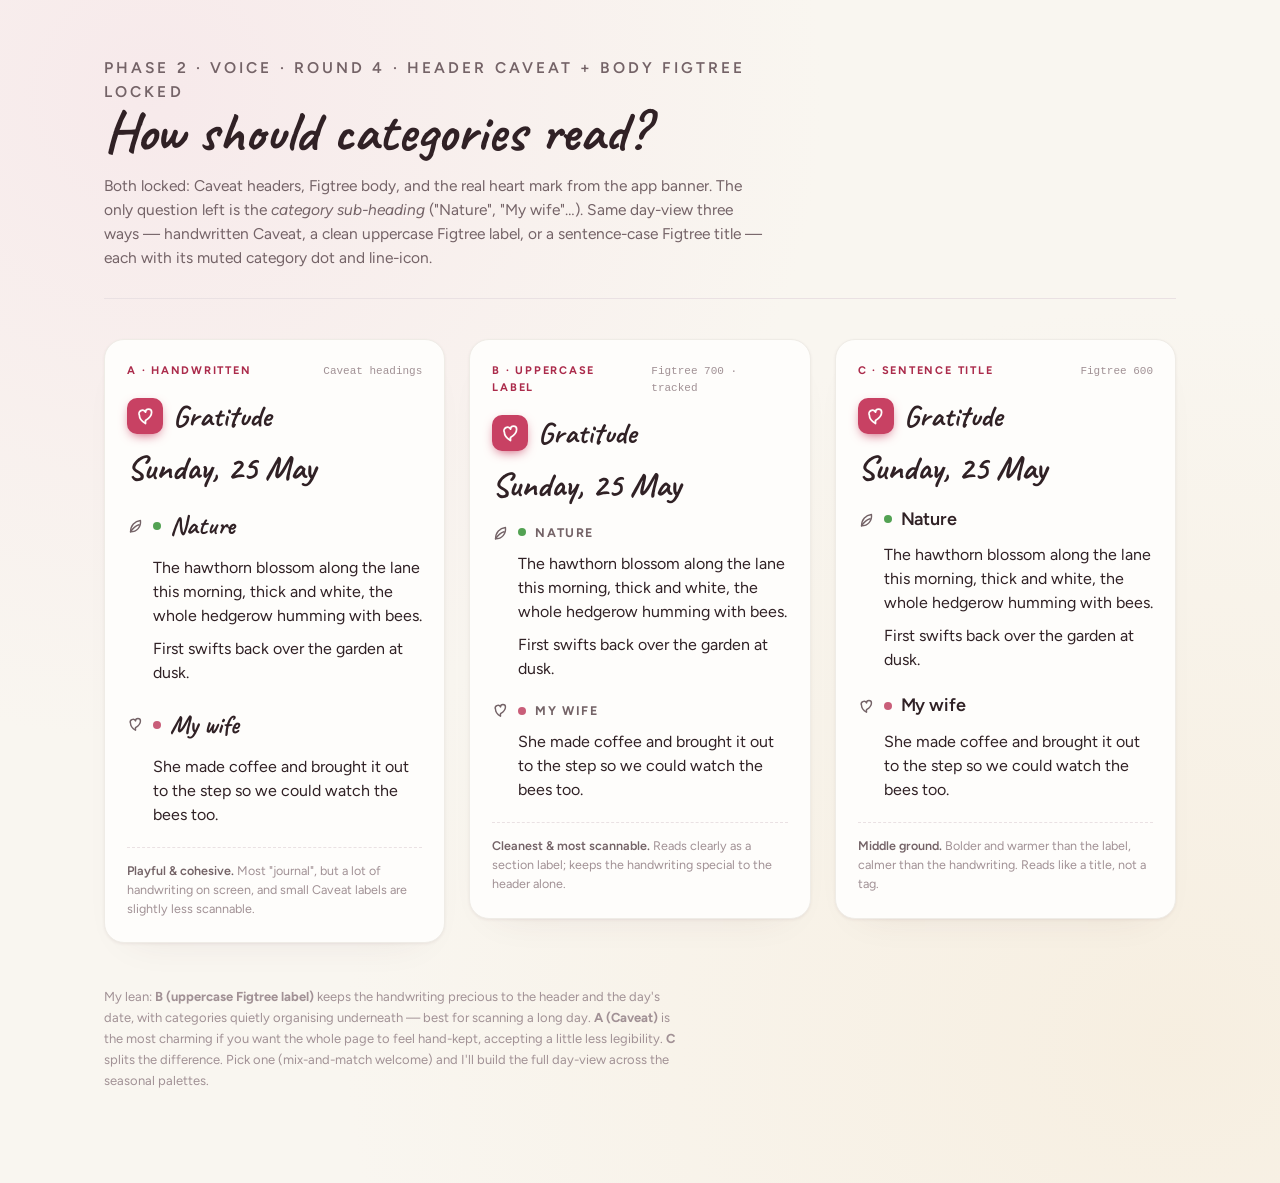
<file: notes/font-specimen-4.html>
<!doctype html>
<html lang="en">
<head>
  <meta charset="utf-8">
  <meta name="viewport" content="width=device-width, initial-scale=1, viewport-fit=cover">
  <title>Gratitude — category heading treatment (round 4)</title>

  <link rel="preconnect" href="https://fonts.googleapis.com">
  <link rel="preconnect" href="https://fonts.gstatic.com" crossorigin>
  <link href="https://fonts.googleapis.com/css2?family=Caveat:wght@500;600;700&family=Figtree:wght@400;500;600;700&display=swap" rel="stylesheet">

  <style>
    :root {
      --accent:        hsl(345 55% 52%);
      --accent-strong: hsl(345 60% 42%);
      --accent-soft:   hsl(345 60% 95%);
      --bg:        hsl(38 44% 96%);
      --surface:   hsl(40 50% 99%);
      --text:      hsl(345 18% 16%);
      --text-muted:hsl(345 8% 42%);
      --text-faint:hsl(345 8% 60%);
      --border:    hsl(345 18% 90%);
      --border-soft: hsl(40 24% 92%);
      --shadow:    hsl(345 30% 25% / 0.07);
      --shadow-lg: hsl(345 30% 25% / 0.13);
      --font-mono: ui-monospace, SFMono-Regular, Menlo, Consolas, monospace;
      --r-md: 14px; --r-lg: 20px; --r-pill: 999px;
      /* muted per-category dots */
      --dot-nature: hsl(120 32% 48%);
      --dot-wife:   hsl(345 50% 58%);
      --dot-family: hsl(38 60% 52%);
    }
    *, *::before, *::after { box-sizing: border-box; }
    html, body { margin: 0; padding: 0; }
    svg { display: block; }
    body {
      font-family: "Figtree", -apple-system, BlinkMacSystemFont, "Segoe UI", Roboto, sans-serif;
      background:
        radial-gradient(at 12% 8%, hsl(345 50% 93% / 0.7) 0%, transparent 42%),
        radial-gradient(at 92% 88%, hsl(38 60% 90% / 0.6) 0%, transparent 50%),
        var(--bg);
      color: var(--text); min-height: 100dvh;
      -webkit-font-smoothing: antialiased; -moz-osx-font-smoothing: grayscale;
      text-rendering: optimizeLegibility; font-size: 16px; line-height: 1.55;
    }
    .page { max-width: 1120px; margin: 0 auto; padding: 56px 24px 80px; }
    .head { margin-bottom: 40px; padding-bottom: 28px; border-bottom: 1px solid var(--border); }
    .eyebrow { font-size: 11px; font-weight: 600; letter-spacing: 0.2em; text-transform: uppercase; color: var(--accent-strong); margin: 0 0 10px; }
    .head h1 { font-family: "Caveat", cursive; font-weight: 700; font-size: clamp(40px, 7vw, 56px); line-height: 1; margin: 0 0 14px; }
    .head p { color: var(--text-muted); max-width: 66ch; margin: 0; font-size: 15.5px; }

    .grid { display: grid; grid-template-columns: repeat(auto-fit, minmax(320px, 1fr)); gap: 24px; align-items: start; }
    .tile { background: var(--surface); border: 1px solid var(--border-soft); border-radius: var(--r-lg); padding: 22px 22px 24px; box-shadow: 0 1px 3px var(--shadow), 0 18px 40px -28px var(--shadow-lg); }
    .tile-meta { display: flex; align-items: baseline; justify-content: space-between; gap: 12px; margin-bottom: 18px; }
    .tile-kind { font-size: 11px; font-weight: 700; letter-spacing: 0.16em; text-transform: uppercase; color: var(--accent-strong); }
    .tile-fontname { font-family: var(--font-mono); font-size: 11px; color: var(--text-faint); }

    /* banner brand — the real heart from index.html */
    .brand { display: flex; align-items: center; gap: 10px; margin-bottom: 16px; }
    .brand-mark { width: 36px; height: 36px; border-radius: 10px; flex-shrink: 0; background: var(--accent); color: var(--surface); display: grid; place-items: center; box-shadow: 0 4px 12px -4px var(--accent); }
    .brand-mark svg { width: 21px; height: 21px; }
    .wordmark { font-family: "Caveat", cursive; font-weight: 700; font-size: 30px; line-height: 1; color: var(--text); }

    .date-line { font-family: "Caveat", cursive; font-weight: 700; font-size: 34px; line-height: 1.04; color: var(--text); margin: 0 0 20px; }

    .cat-group { margin-top: 20px; }
    .cat-group:first-of-type { margin-top: 0; }
    .cat-head { display: flex; align-items: center; gap: 9px; margin: 0 0 10px; color: var(--text); }
    .cat-head .cat-icon { width: 17px; height: 17px; color: var(--text-muted); flex-shrink: 0; }
    .cat-head .dot { width: 8px; height: 8px; border-radius: 50%; flex-shrink: 0; }

    .entry-text { font-family: "Figtree", sans-serif; font-weight: 400; font-size: 16px; line-height: 1.5; color: var(--text); margin: 0 0 9px; padding-left: 26px; }
    .entry-text:last-child { margin-bottom: 0; }

    /* ---- treatment A: Caveat headings ---- */
    .t-caveat .cat-head { font-family: "Caveat", cursive; font-weight: 700; font-size: 26px; letter-spacing: 0; }
    /* ---- treatment B: Figtree bold UPPERCASE label ---- */
    .t-upper .cat-head { font-family: "Figtree", sans-serif; font-weight: 700; font-size: 12.5px; letter-spacing: 0.13em; text-transform: uppercase; color: var(--text-muted); }
    /* ---- treatment C: Figtree bold sentence-case title ---- */
    .t-title .cat-head { font-family: "Figtree", sans-serif; font-weight: 600; font-size: 18px; letter-spacing: -0.01em; }

    .pairing { font-size: 12.5px; color: var(--text-faint); margin: 20px 0 0; line-height: 1.5; border-top: 1px dashed var(--border); padding-top: 14px; }
    .pairing strong { color: var(--text-muted); font-weight: 600; }
    .footnote { margin-top: 44px; font-size: 13px; color: var(--text-faint); line-height: 1.6; max-width: 72ch; }
  </style>
</head>
<body>
  <div class="page">
    <header class="head">
      <p class="eyebrow">Phase 2 · voice · round 4 · header Caveat + body Figtree locked</p>
      <h1>How should categories read?</h1>
      <p>Both locked: Caveat headers, Figtree body, and the real heart mark from the app banner. The only question left is the <em>category sub-heading</em> ("Nature", "My wife"…). Same day-view three ways — handwritten Caveat, a clean uppercase Figtree label, or a sentence-case Figtree title — each with its muted category dot and line-icon.</p>
    </header>

    <div class="grid">

      <!-- A · Caveat headings -->
      <article class="tile t-caveat">
        <div class="tile-meta"><span class="tile-kind">A · Handwritten</span><span class="tile-fontname">Caveat headings</span></div>
        <div class="brand"><span class="brand-mark"><svg viewBox="0 0 24 24" fill="none" stroke="currentColor" stroke-width="2" stroke-linecap="round" stroke-linejoin="round"><path d="M12 20s-7-4.35-7-9.5A3.5 3.5 0 0 1 12 7a3.5 3.5 0 0 1 7 0c0 5.15-7 9.5-7 9.5z"/></svg></span><span class="wordmark">Gratitude</span></div>
        <p class="date-line">Sunday, 25 May</p>

        <section class="cat-group">
          <h3 class="cat-head"><svg class="cat-icon" viewBox="0 0 24 24" fill="none" stroke="currentColor" stroke-width="2" stroke-linecap="round" stroke-linejoin="round"><path d="M5 21c0-9 6-15 14-16 1 9-5 16-14 16z"/><path d="M5 21c4-6 8-9 12-10"/></svg><span class="dot" style="background:var(--dot-nature)"></span>Nature</h3>
          <p class="entry-text">The hawthorn blossom along the lane this morning, thick and white, the whole hedgerow humming with bees.</p>
          <p class="entry-text">First swifts back over the garden at dusk.</p>
        </section>

        <section class="cat-group">
          <h3 class="cat-head"><svg class="cat-icon" viewBox="0 0 24 24" fill="none" stroke="currentColor" stroke-width="2" stroke-linecap="round" stroke-linejoin="round"><path d="M12 20s-7-4.35-7-9.5A3.5 3.5 0 0 1 12 7a3.5 3.5 0 0 1 7 0c0 5.15-7 9.5-7 9.5z"/></svg><span class="dot" style="background:var(--dot-wife)"></span>My wife</h3>
          <p class="entry-text">She made coffee and brought it out to the step so we could watch the bees too.</p>
        </section>

        <p class="pairing"><strong>Playful &amp; cohesive.</strong> Most "journal", but a lot of handwriting on screen, and small Caveat labels are slightly less scannable.</p>
      </article>

      <!-- B · Figtree uppercase label -->
      <article class="tile t-upper">
        <div class="tile-meta"><span class="tile-kind">B · Uppercase label</span><span class="tile-fontname">Figtree 700 · tracked</span></div>
        <div class="brand"><span class="brand-mark"><svg viewBox="0 0 24 24" fill="none" stroke="currentColor" stroke-width="2" stroke-linecap="round" stroke-linejoin="round"><path d="M12 20s-7-4.35-7-9.5A3.5 3.5 0 0 1 12 7a3.5 3.5 0 0 1 7 0c0 5.15-7 9.5-7 9.5z"/></svg></span><span class="wordmark">Gratitude</span></div>
        <p class="date-line">Sunday, 25 May</p>

        <section class="cat-group">
          <h3 class="cat-head"><svg class="cat-icon" viewBox="0 0 24 24" fill="none" stroke="currentColor" stroke-width="2" stroke-linecap="round" stroke-linejoin="round"><path d="M5 21c0-9 6-15 14-16 1 9-5 16-14 16z"/><path d="M5 21c4-6 8-9 12-10"/></svg><span class="dot" style="background:var(--dot-nature)"></span>Nature</h3>
          <p class="entry-text">The hawthorn blossom along the lane this morning, thick and white, the whole hedgerow humming with bees.</p>
          <p class="entry-text">First swifts back over the garden at dusk.</p>
        </section>

        <section class="cat-group">
          <h3 class="cat-head"><svg class="cat-icon" viewBox="0 0 24 24" fill="none" stroke="currentColor" stroke-width="2" stroke-linecap="round" stroke-linejoin="round"><path d="M12 20s-7-4.35-7-9.5A3.5 3.5 0 0 1 12 7a3.5 3.5 0 0 1 7 0c0 5.15-7 9.5-7 9.5z"/></svg><span class="dot" style="background:var(--dot-wife)"></span>My wife</h3>
          <p class="entry-text">She made coffee and brought it out to the step so we could watch the bees too.</p>
        </section>

        <p class="pairing"><strong>Cleanest &amp; most scannable.</strong> Reads clearly as a section label; keeps the handwriting special to the header alone.</p>
      </article>

      <!-- C · Figtree sentence-case title -->
      <article class="tile t-title">
        <div class="tile-meta"><span class="tile-kind">C · Sentence title</span><span class="tile-fontname">Figtree 600</span></div>
        <div class="brand"><span class="brand-mark"><svg viewBox="0 0 24 24" fill="none" stroke="currentColor" stroke-width="2" stroke-linecap="round" stroke-linejoin="round"><path d="M12 20s-7-4.35-7-9.5A3.5 3.5 0 0 1 12 7a3.5 3.5 0 0 1 7 0c0 5.15-7 9.5-7 9.5z"/></svg></span><span class="wordmark">Gratitude</span></div>
        <p class="date-line">Sunday, 25 May</p>

        <section class="cat-group">
          <h3 class="cat-head"><svg class="cat-icon" viewBox="0 0 24 24" fill="none" stroke="currentColor" stroke-width="2" stroke-linecap="round" stroke-linejoin="round"><path d="M5 21c0-9 6-15 14-16 1 9-5 16-14 16z"/><path d="M5 21c4-6 8-9 12-10"/></svg><span class="dot" style="background:var(--dot-nature)"></span>Nature</h3>
          <p class="entry-text">The hawthorn blossom along the lane this morning, thick and white, the whole hedgerow humming with bees.</p>
          <p class="entry-text">First swifts back over the garden at dusk.</p>
        </section>

        <section class="cat-group">
          <h3 class="cat-head"><svg class="cat-icon" viewBox="0 0 24 24" fill="none" stroke="currentColor" stroke-width="2" stroke-linecap="round" stroke-linejoin="round"><path d="M12 20s-7-4.35-7-9.5A3.5 3.5 0 0 1 12 7a3.5 3.5 0 0 1 7 0c0 5.15-7 9.5-7 9.5z"/></svg><span class="dot" style="background:var(--dot-wife)"></span>My wife</h3>
          <p class="entry-text">She made coffee and brought it out to the step so we could watch the bees too.</p>
        </section>

        <p class="pairing"><strong>Middle ground.</strong> Bolder and warmer than the label, calmer than the handwriting. Reads like a title, not a tag.</p>
      </article>

    </div>

    <p class="footnote">
      My lean: <strong>B (uppercase Figtree label)</strong> keeps the handwriting precious to the header and the day's date, with categories quietly organising underneath — best for scanning a long day. <strong>A (Caveat)</strong> is the most charming if you want the whole page to feel hand-kept, accepting a little less legibility. <strong>C</strong> splits the difference. Pick one (mix-and-match welcome) and I'll build the full day-view across the seasonal palettes.
    </p>
  </div>
</body>
</html>
</file>
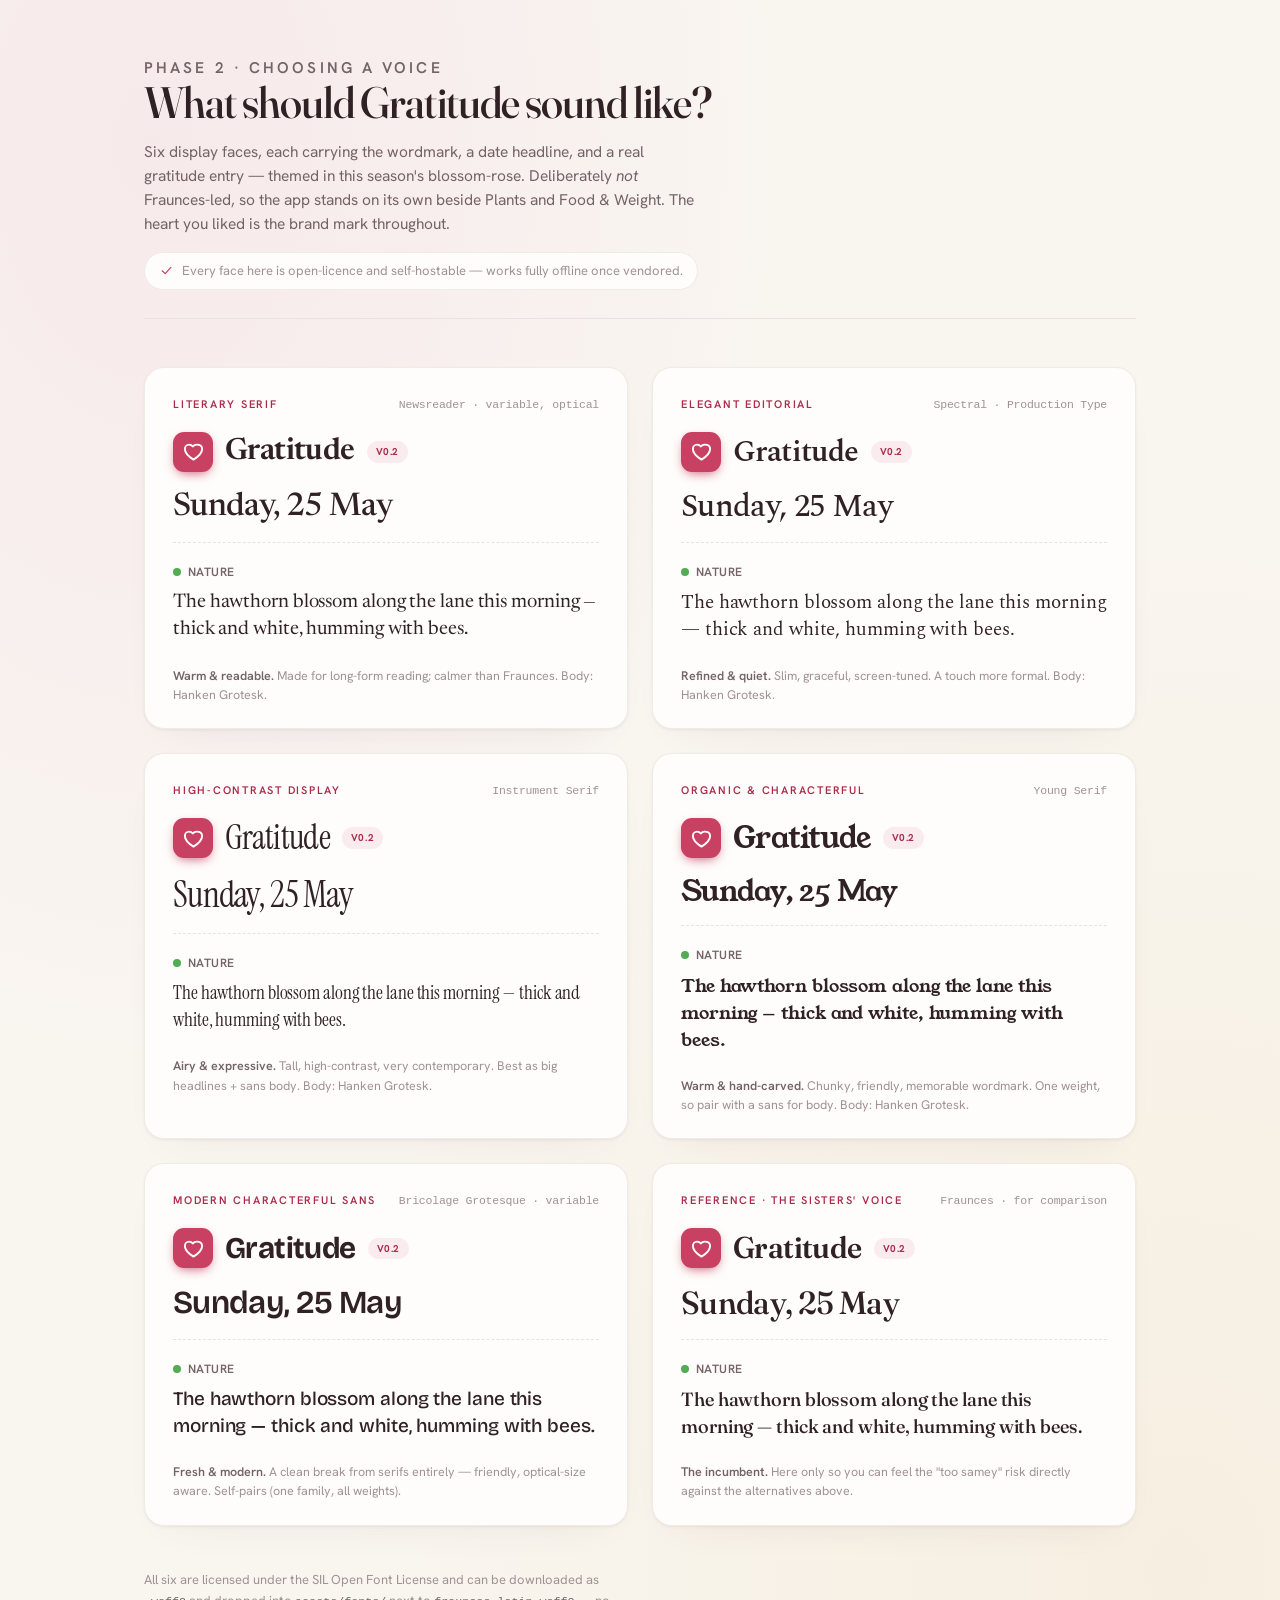
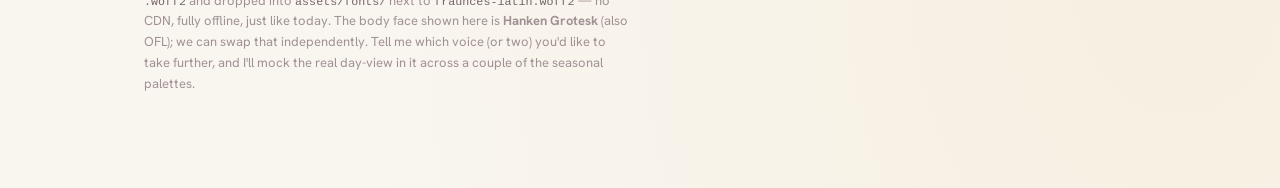
<file: notes/font-specimen.html>
<!doctype html>
<html lang="en">
<head>
  <meta charset="utf-8">
  <meta name="viewport" content="width=device-width, initial-scale=1, viewport-fit=cover">
  <title>Gratitude — choosing a voice (font specimen)</title>

  <!-- Preview-only: fonts loaded from Google Fonts CDN so you can compare them now.
       EVERY face here is open-licence (OFL) and self-hostable, so the final pick
       gets vendored into assets/fonts/ exactly like Fraunces is today. -->
  <link rel="preconnect" href="https://fonts.googleapis.com">
  <link rel="preconnect" href="https://fonts.gstatic.com" crossorigin>
  <link href="https://fonts.googleapis.com/css2?family=Fraunces:ital,opsz,wght@0,9..144,400;0,9..144,500;0,9..144,600;1,9..144,400&family=Newsreader:ital,opsz,wght@0,6..72,400;0,6..72,500;0,6..72,600;1,6..72,400&family=Spectral:ital,wght@0,400;0,500;0,600;1,400&family=Instrument+Serif:ital@0;1&family=Young+Serif&family=Bricolage+Grotesque:opsz,wght@12..96,400;12..96,500;12..96,600;12..96,700&family=Hanken+Grotesk:wght@400;500;600&display=swap" rel="stylesheet">

  <style>
    :root {
      /* Early Summer — blossom rose (today's live season) */
      --accent:        hsl(345 55% 52%);
      --accent-strong: hsl(345 60% 42%);
      --accent-soft:   hsl(345 60% 95%);

      --bg:        hsl(38 44% 96%);
      --bg-tint:   hsl(345 40% 96%);
      --surface:   hsl(40 50% 99%);
      --text:      hsl(345 18% 16%);
      --text-muted:hsl(345 8% 42%);
      --text-faint:hsl(345 8% 60%);
      --border:    hsl(345 18% 90%);
      --border-soft: hsl(40 24% 92%);
      --shadow:    hsl(345 30% 25% / 0.07);
      --shadow-lg: hsl(345 30% 25% / 0.13);

      --font-body: "Hanken Grotesk", -apple-system, BlinkMacSystemFont, "Segoe UI", Roboto, sans-serif;
      --font-mono: ui-monospace, SFMono-Regular, Menlo, Consolas, monospace;

      --r-sm: 8px; --r-md: 12px; --r-lg: 20px; --r-pill: 999px;
    }

    *, *::before, *::after { box-sizing: border-box; }
    html, body { margin: 0; padding: 0; }
    svg { display: block; }

    body {
      font-family: var(--font-body);
      background:
        radial-gradient(at 12% 8%, hsl(345 50% 93% / 0.7) 0%, transparent 42%),
        radial-gradient(at 92% 88%, hsl(38 60% 90% / 0.6) 0%, transparent 50%),
        var(--bg);
      color: var(--text);
      min-height: 100dvh;
      -webkit-font-smoothing: antialiased;
      -moz-osx-font-smoothing: grayscale;
      text-rendering: optimizeLegibility;
      font-size: 16px;
      line-height: 1.55;
    }

    .page { max-width: 1040px; margin: 0 auto; padding: 56px 24px 80px; }

    .head { margin-bottom: 48px; padding-bottom: 28px; border-bottom: 1px solid var(--border); }
    .eyebrow {
      font-size: 11px; font-weight: 600; letter-spacing: 0.2em; text-transform: uppercase;
      color: var(--accent-strong); margin: 0 0 12px;
    }
    .head h1 {
      font-family: "Fraunces", serif; /* placeholder voice for the page chrome itself */
      font-weight: 500; font-size: clamp(30px, 6vw, 44px); line-height: 1.04;
      letter-spacing: -0.022em; margin: 0 0 14px; font-variation-settings: "opsz" 96;
    }
    .head p { color: var(--text-muted); max-width: 62ch; margin: 0; font-size: 15.5px; }
    .head .note {
      margin-top: 16px; font-size: 13px; color: var(--text-faint);
      display: inline-flex; align-items: center; gap: 8px;
      background: var(--surface); border: 1px solid var(--border-soft);
      padding: 8px 14px; border-radius: var(--r-pill);
    }
    .head .note svg { width: 15px; height: 15px; color: var(--accent); }

    .grid {
      display: grid;
      grid-template-columns: repeat(auto-fit, minmax(440px, 1fr));
      gap: 24px;
    }

    .tile {
      background: var(--surface);
      border: 1px solid var(--border-soft);
      border-radius: var(--r-lg);
      padding: 28px 28px 24px;
      box-shadow: 0 1px 3px var(--shadow), 0 18px 40px -28px var(--shadow-lg);
      display: flex; flex-direction: column; gap: 18px;
    }

    .tile-meta { display: flex; align-items: baseline; justify-content: space-between; gap: 12px; flex-wrap: wrap; }
    .tile-kind {
      font-size: 11px; font-weight: 600; letter-spacing: 0.16em; text-transform: uppercase;
      color: var(--accent-strong);
    }
    .tile-fontname { font-family: var(--font-mono); font-size: 11.5px; color: var(--text-faint); letter-spacing: -0.02em; }

    /* Brand row */
    .brand { display: flex; align-items: center; gap: 12px; }
    .brand-mark {
      width: 40px; height: 40px; border-radius: 11px; flex-shrink: 0;
      background: var(--accent); color: var(--surface);
      display: grid; place-items: center;
      box-shadow: 0 4px 12px -4px var(--accent);
    }
    .brand-mark svg { width: 23px; height: 23px; }
    .wordmark { font-size: 30px; line-height: 1; letter-spacing: -0.02em; color: var(--text); }
    .version-pill {
      font-size: 10px; font-weight: 700; letter-spacing: 0.06em; text-transform: uppercase;
      color: var(--accent-strong); background: var(--accent-soft);
      padding: 3px 9px; border-radius: var(--r-pill); align-self: center;
    }

    /* Date headline */
    .date-line { font-size: 32px; line-height: 1.08; letter-spacing: -0.02em; color: var(--text); margin: 0; }

    /* Sample entry */
    .entry { border-top: 1px dashed var(--border); padding-top: 16px; }
    .entry-cat {
      display: inline-flex; align-items: center; gap: 7px;
      font-size: 12px; font-weight: 600; letter-spacing: 0.04em; text-transform: uppercase;
      color: var(--text-muted); margin-bottom: 8px;
    }
    .entry-cat .dot { width: 8px; height: 8px; border-radius: 50%; background: hsl(120 35% 50%); }
    .entry-cat svg { width: 15px; height: 15px; color: var(--text-muted); }
    .entry-text { font-size: 19px; line-height: 1.42; letter-spacing: -0.005em; color: var(--text); margin: 0; }

    .pairing { font-size: 12.5px; color: var(--text-faint); margin: 4px 0 0; }
    .pairing strong { color: var(--text-muted); font-weight: 600; }

    /* ---- Per-candidate display faces (wordmark + date + entry text) ---- */
    .f-fraunces  .wordmark, .f-fraunces  .date-line, .f-fraunces  .entry-text { font-family: "Fraunces", serif; font-variation-settings: "opsz" 60; }
    .f-fraunces  .wordmark { font-weight: 600; }
    .f-fraunces  .date-line, .f-fraunces .entry-text { font-weight: 500; }

    .f-newsreader .wordmark, .f-newsreader .date-line, .f-newsreader .entry-text { font-family: "Newsreader", serif; font-variation-settings: "opsz" 50; }
    .f-newsreader .wordmark { font-weight: 600; }
    .f-newsreader .date-line { font-weight: 500; }
    .f-newsreader .entry-text { font-weight: 400; }

    .f-spectral .wordmark, .f-spectral .date-line, .f-spectral .entry-text { font-family: "Spectral", serif; }
    .f-spectral .wordmark { font-weight: 600; }
    .f-spectral .date-line { font-weight: 500; }
    .f-spectral .entry-text { font-weight: 400; }

    .f-instrument .wordmark, .f-instrument .date-line, .f-instrument .entry-text { font-family: "Instrument Serif", serif; font-weight: 400; }
    .f-instrument .wordmark { font-size: 34px; }
    .f-instrument .date-line { font-size: 36px; }

    .f-young .wordmark, .f-young .date-line, .f-young .entry-text { font-family: "Young Serif", serif; font-weight: 400; }
    .f-young .date-line { font-size: 29px; }
    .f-young .entry-text { font-size: 18px; line-height: 1.5; }

    .f-bricolage .wordmark, .f-bricolage .date-line, .f-bricolage .entry-text { font-family: "Bricolage Grotesque", sans-serif; }
    .f-bricolage .wordmark { font-weight: 700; font-variation-settings: "opsz" 40; }
    .f-bricolage .date-line { font-weight: 600; font-variation-settings: "opsz" 36; }
    .f-bricolage .entry-text { font-weight: 500; font-variation-settings: "opsz" 18; }

    .footnote { margin-top: 44px; font-size: 13px; color: var(--text-faint); line-height: 1.6; max-width: 70ch; }
    .footnote code { font-family: var(--font-mono); font-size: 0.9em; color: var(--text-muted); }
  </style>
</head>
<body>
  <div class="page">
    <header class="head">
      <p class="eyebrow">Phase 2 · choosing a voice</p>
      <h1>What should Gratitude sound like?</h1>
      <p>Six display faces, each carrying the wordmark, a date headline, and a real gratitude entry — themed in this season's blossom-rose. Deliberately <em>not</em> Fraunces-led, so the app stands on its own beside Plants and Food&nbsp;&amp;&nbsp;Weight. The heart you liked is the brand mark throughout.</p>
      <span class="note">
        <svg viewBox="0 0 24 24" fill="none" stroke="currentColor" stroke-width="2" stroke-linecap="round" stroke-linejoin="round"><path d="M5 12.5 10 17l9-10"/></svg>
        Every face here is open-licence and self-hostable — works fully offline once vendored.
      </span>
    </header>

    <div class="grid">

      <!-- 1 · Newsreader -->
      <article class="tile f-newsreader">
        <div class="tile-meta"><span class="tile-kind">Literary serif</span><span class="tile-fontname">Newsreader · variable, optical</span></div>
        <div class="brand">
          <span class="brand-mark"><svg viewBox="0 0 24 24" fill="none" stroke="currentColor" stroke-width="2" stroke-linecap="round" stroke-linejoin="round"><path d="M12 20.5C6 16.6 3 13.1 3 9.3 3 6.7 5 4.8 7.4 4.8c1.6 0 3 .8 3.9 2 .9-1.2 2.3-2 3.9-2C19.5 4.8 21 6.7 21 9.3c0 3.8-3 7.3-9 11.2Z"/></svg></span>
          <span class="wordmark">Gratitude</span>
          <span class="version-pill">v0.2</span>
        </div>
        <p class="date-line">Sunday, 25 May</p>
        <div class="entry">
          <span class="entry-cat"><span class="dot"></span>Nature</span>
          <p class="entry-text">The hawthorn blossom along the lane this morning — thick and white, humming with bees.</p>
        </div>
        <p class="pairing"><strong>Warm &amp; readable.</strong> Made for long-form reading; calmer than Fraunces. Body: Hanken Grotesk.</p>
      </article>

      <!-- 2 · Spectral -->
      <article class="tile f-spectral">
        <div class="tile-meta"><span class="tile-kind">Elegant editorial</span><span class="tile-fontname">Spectral · Production Type</span></div>
        <div class="brand">
          <span class="brand-mark"><svg viewBox="0 0 24 24" fill="none" stroke="currentColor" stroke-width="2" stroke-linecap="round" stroke-linejoin="round"><path d="M12 20.5C6 16.6 3 13.1 3 9.3 3 6.7 5 4.8 7.4 4.8c1.6 0 3 .8 3.9 2 .9-1.2 2.3-2 3.9-2C19.5 4.8 21 6.7 21 9.3c0 3.8-3 7.3-9 11.2Z"/></svg></span>
          <span class="wordmark">Gratitude</span>
          <span class="version-pill">v0.2</span>
        </div>
        <p class="date-line">Sunday, 25 May</p>
        <div class="entry">
          <span class="entry-cat"><span class="dot"></span>Nature</span>
          <p class="entry-text">The hawthorn blossom along the lane this morning — thick and white, humming with bees.</p>
        </div>
        <p class="pairing"><strong>Refined &amp; quiet.</strong> Slim, graceful, screen-tuned. A touch more formal. Body: Hanken Grotesk.</p>
      </article>

      <!-- 3 · Instrument Serif -->
      <article class="tile f-instrument">
        <div class="tile-meta"><span class="tile-kind">High-contrast display</span><span class="tile-fontname">Instrument Serif</span></div>
        <div class="brand">
          <span class="brand-mark"><svg viewBox="0 0 24 24" fill="none" stroke="currentColor" stroke-width="2" stroke-linecap="round" stroke-linejoin="round"><path d="M12 20.5C6 16.6 3 13.1 3 9.3 3 6.7 5 4.8 7.4 4.8c1.6 0 3 .8 3.9 2 .9-1.2 2.3-2 3.9-2C19.5 4.8 21 6.7 21 9.3c0 3.8-3 7.3-9 11.2Z"/></svg></span>
          <span class="wordmark">Gratitude</span>
          <span class="version-pill">v0.2</span>
        </div>
        <p class="date-line">Sunday, 25 May</p>
        <div class="entry">
          <span class="entry-cat"><span class="dot"></span>Nature</span>
          <p class="entry-text">The hawthorn blossom along the lane this morning — thick and white, humming with bees.</p>
        </div>
        <p class="pairing"><strong>Airy &amp; expressive.</strong> Tall, high-contrast, very contemporary. Best as big headlines + sans body. Body: Hanken Grotesk.</p>
      </article>

      <!-- 4 · Young Serif -->
      <article class="tile f-young">
        <div class="tile-meta"><span class="tile-kind">Organic &amp; characterful</span><span class="tile-fontname">Young Serif</span></div>
        <div class="brand">
          <span class="brand-mark"><svg viewBox="0 0 24 24" fill="none" stroke="currentColor" stroke-width="2" stroke-linecap="round" stroke-linejoin="round"><path d="M12 20.5C6 16.6 3 13.1 3 9.3 3 6.7 5 4.8 7.4 4.8c1.6 0 3 .8 3.9 2 .9-1.2 2.3-2 3.9-2C19.5 4.8 21 6.7 21 9.3c0 3.8-3 7.3-9 11.2Z"/></svg></span>
          <span class="wordmark">Gratitude</span>
          <span class="version-pill">v0.2</span>
        </div>
        <p class="date-line">Sunday, 25 May</p>
        <div class="entry">
          <span class="entry-cat"><span class="dot"></span>Nature</span>
          <p class="entry-text">The hawthorn blossom along the lane this morning — thick and white, humming with bees.</p>
        </div>
        <p class="pairing"><strong>Warm &amp; hand-carved.</strong> Chunky, friendly, memorable wordmark. One weight, so pair with a sans for body. Body: Hanken Grotesk.</p>
      </article>

      <!-- 5 · Bricolage Grotesque -->
      <article class="tile f-bricolage">
        <div class="tile-meta"><span class="tile-kind">Modern characterful sans</span><span class="tile-fontname">Bricolage Grotesque · variable</span></div>
        <div class="brand">
          <span class="brand-mark"><svg viewBox="0 0 24 24" fill="none" stroke="currentColor" stroke-width="2" stroke-linecap="round" stroke-linejoin="round"><path d="M12 20.5C6 16.6 3 13.1 3 9.3 3 6.7 5 4.8 7.4 4.8c1.6 0 3 .8 3.9 2 .9-1.2 2.3-2 3.9-2C19.5 4.8 21 6.7 21 9.3c0 3.8-3 7.3-9 11.2Z"/></svg></span>
          <span class="wordmark">Gratitude</span>
          <span class="version-pill">v0.2</span>
        </div>
        <p class="date-line">Sunday, 25 May</p>
        <div class="entry">
          <span class="entry-cat"><span class="dot"></span>Nature</span>
          <p class="entry-text">The hawthorn blossom along the lane this morning — thick and white, humming with bees.</p>
        </div>
        <p class="pairing"><strong>Fresh &amp; modern.</strong> A clean break from serifs entirely — friendly, optical-size aware. Self-pairs (one family, all weights).</p>
      </article>

      <!-- 6 · Fraunces (reference) -->
      <article class="tile f-fraunces">
        <div class="tile-meta"><span class="tile-kind">Reference · the sisters' voice</span><span class="tile-fontname">Fraunces · for comparison</span></div>
        <div class="brand">
          <span class="brand-mark"><svg viewBox="0 0 24 24" fill="none" stroke="currentColor" stroke-width="2" stroke-linecap="round" stroke-linejoin="round"><path d="M12 20.5C6 16.6 3 13.1 3 9.3 3 6.7 5 4.8 7.4 4.8c1.6 0 3 .8 3.9 2 .9-1.2 2.3-2 3.9-2C19.5 4.8 21 6.7 21 9.3c0 3.8-3 7.3-9 11.2Z"/></svg></span>
          <span class="wordmark">Gratitude</span>
          <span class="version-pill">v0.2</span>
        </div>
        <p class="date-line">Sunday, 25 May</p>
        <div class="entry">
          <span class="entry-cat"><span class="dot"></span>Nature</span>
          <p class="entry-text">The hawthorn blossom along the lane this morning — thick and white, humming with bees.</p>
        </div>
        <p class="pairing"><strong>The incumbent.</strong> Here only so you can feel the "too samey" risk directly against the alternatives above.</p>
      </article>

    </div>

    <p class="footnote">
      All six are licensed under the SIL Open Font License and can be downloaded as <code>.woff2</code> and dropped into <code>assets/fonts/</code> next to <code>fraunces-latin.woff2</code> — no CDN, fully offline, just like today. The body face shown here is <strong>Hanken Grotesk</strong> (also OFL); we can swap that independently. Tell me which voice (or two) you'd like to take further, and I'll mock the real day-view in it across a couple of the seasonal palettes.
    </p>
  </div>
</body>
</html>
</file>
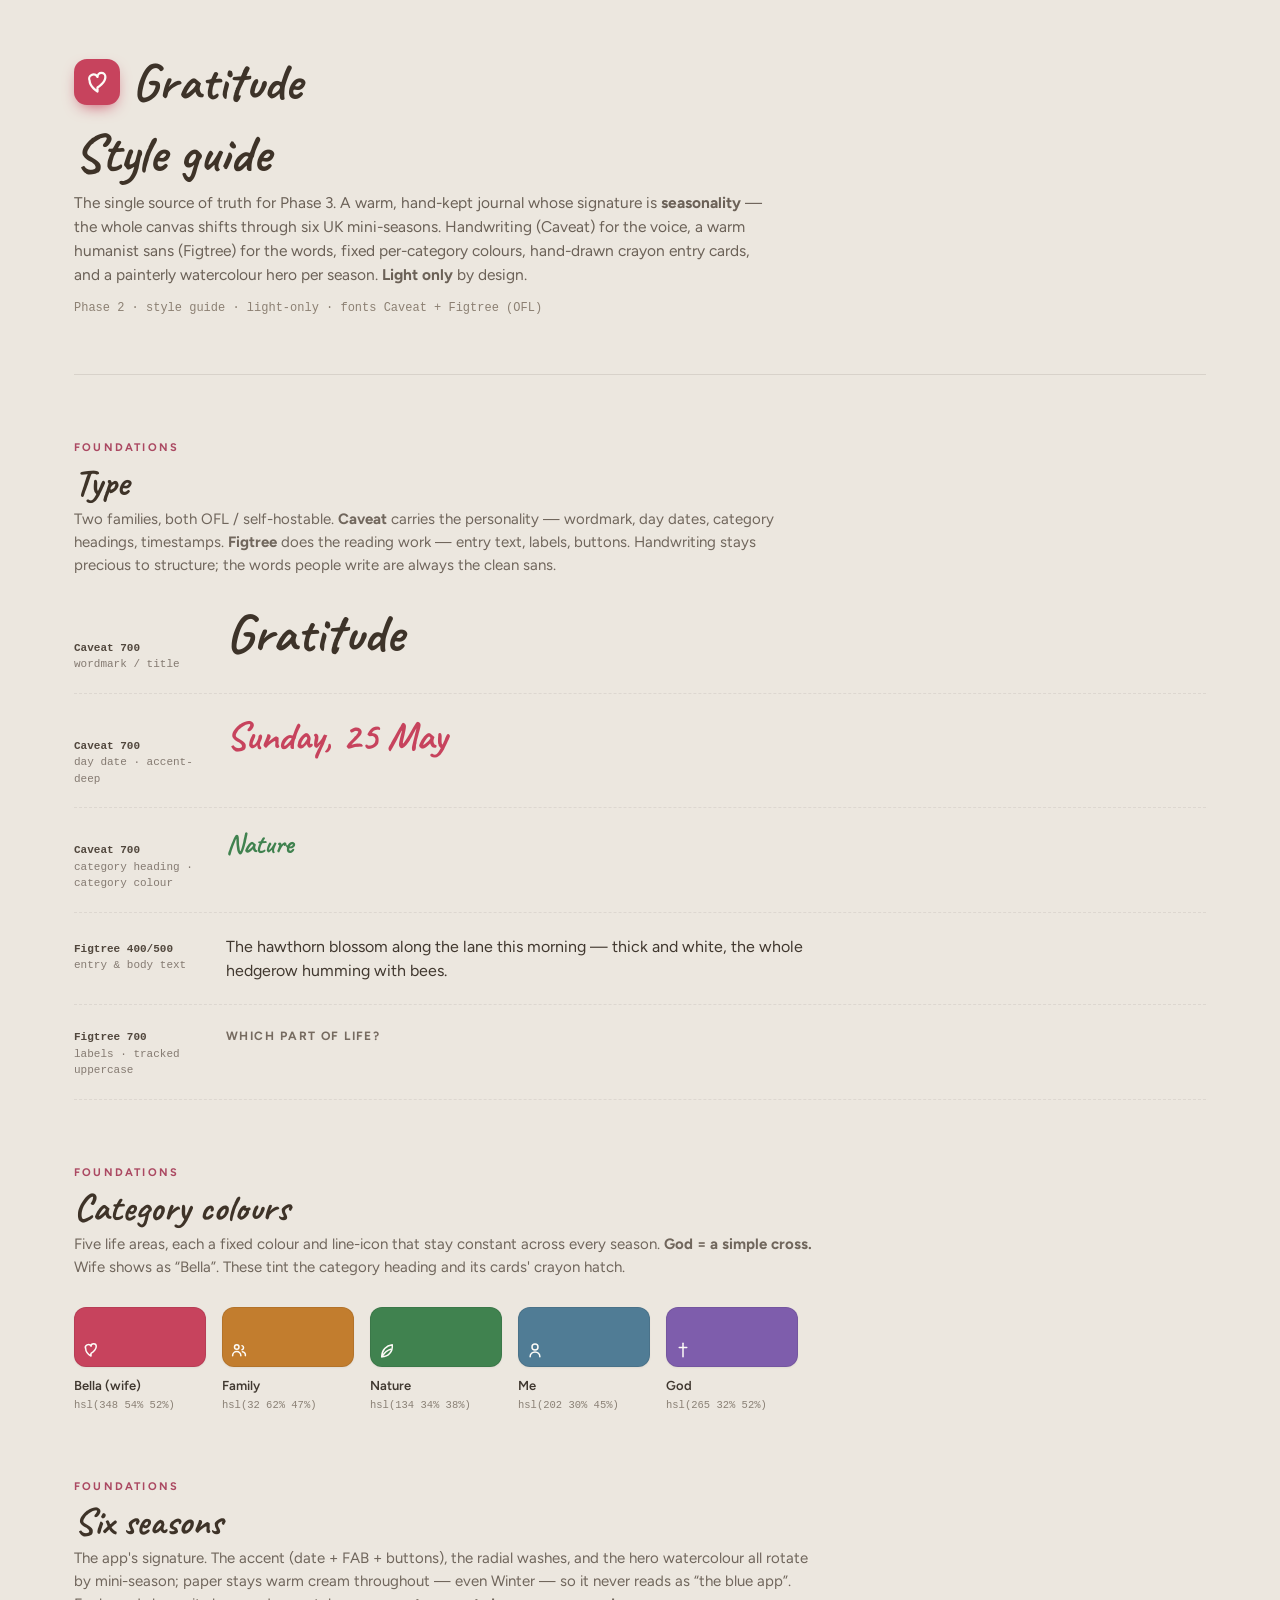
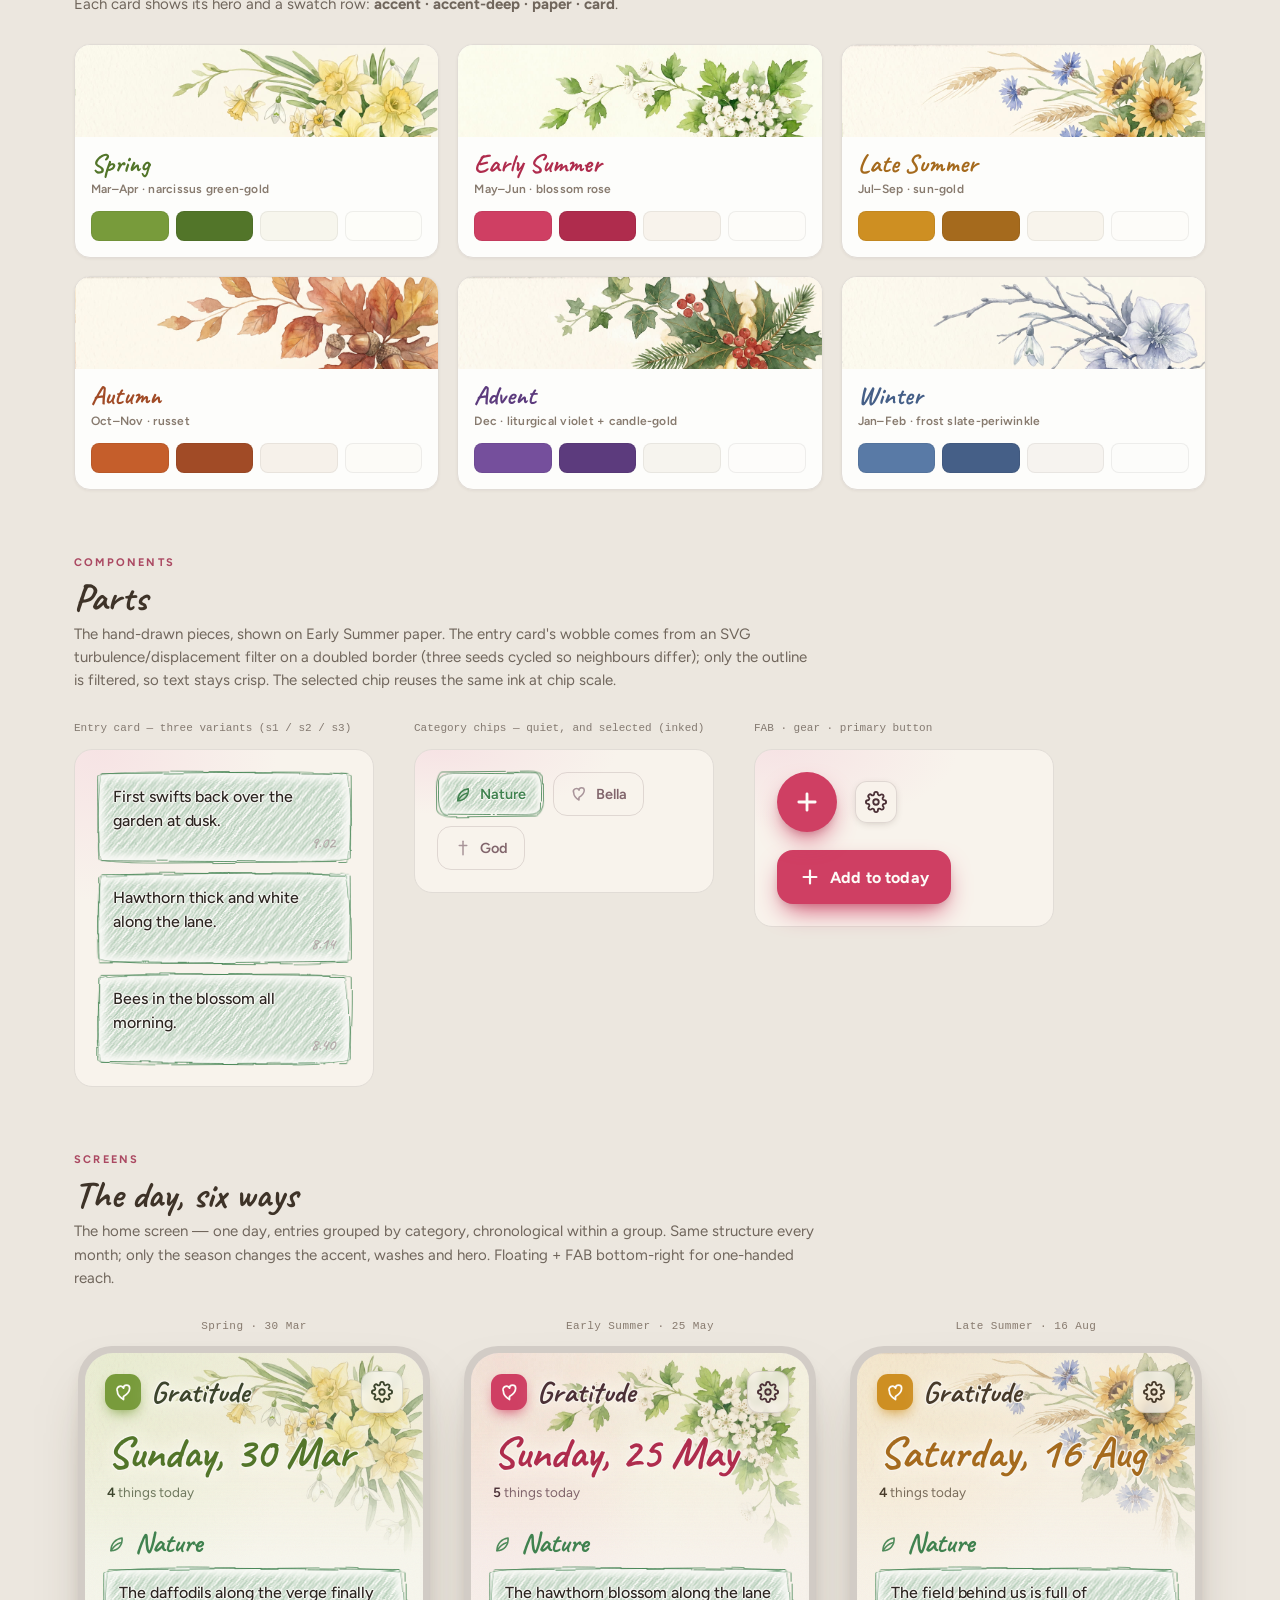
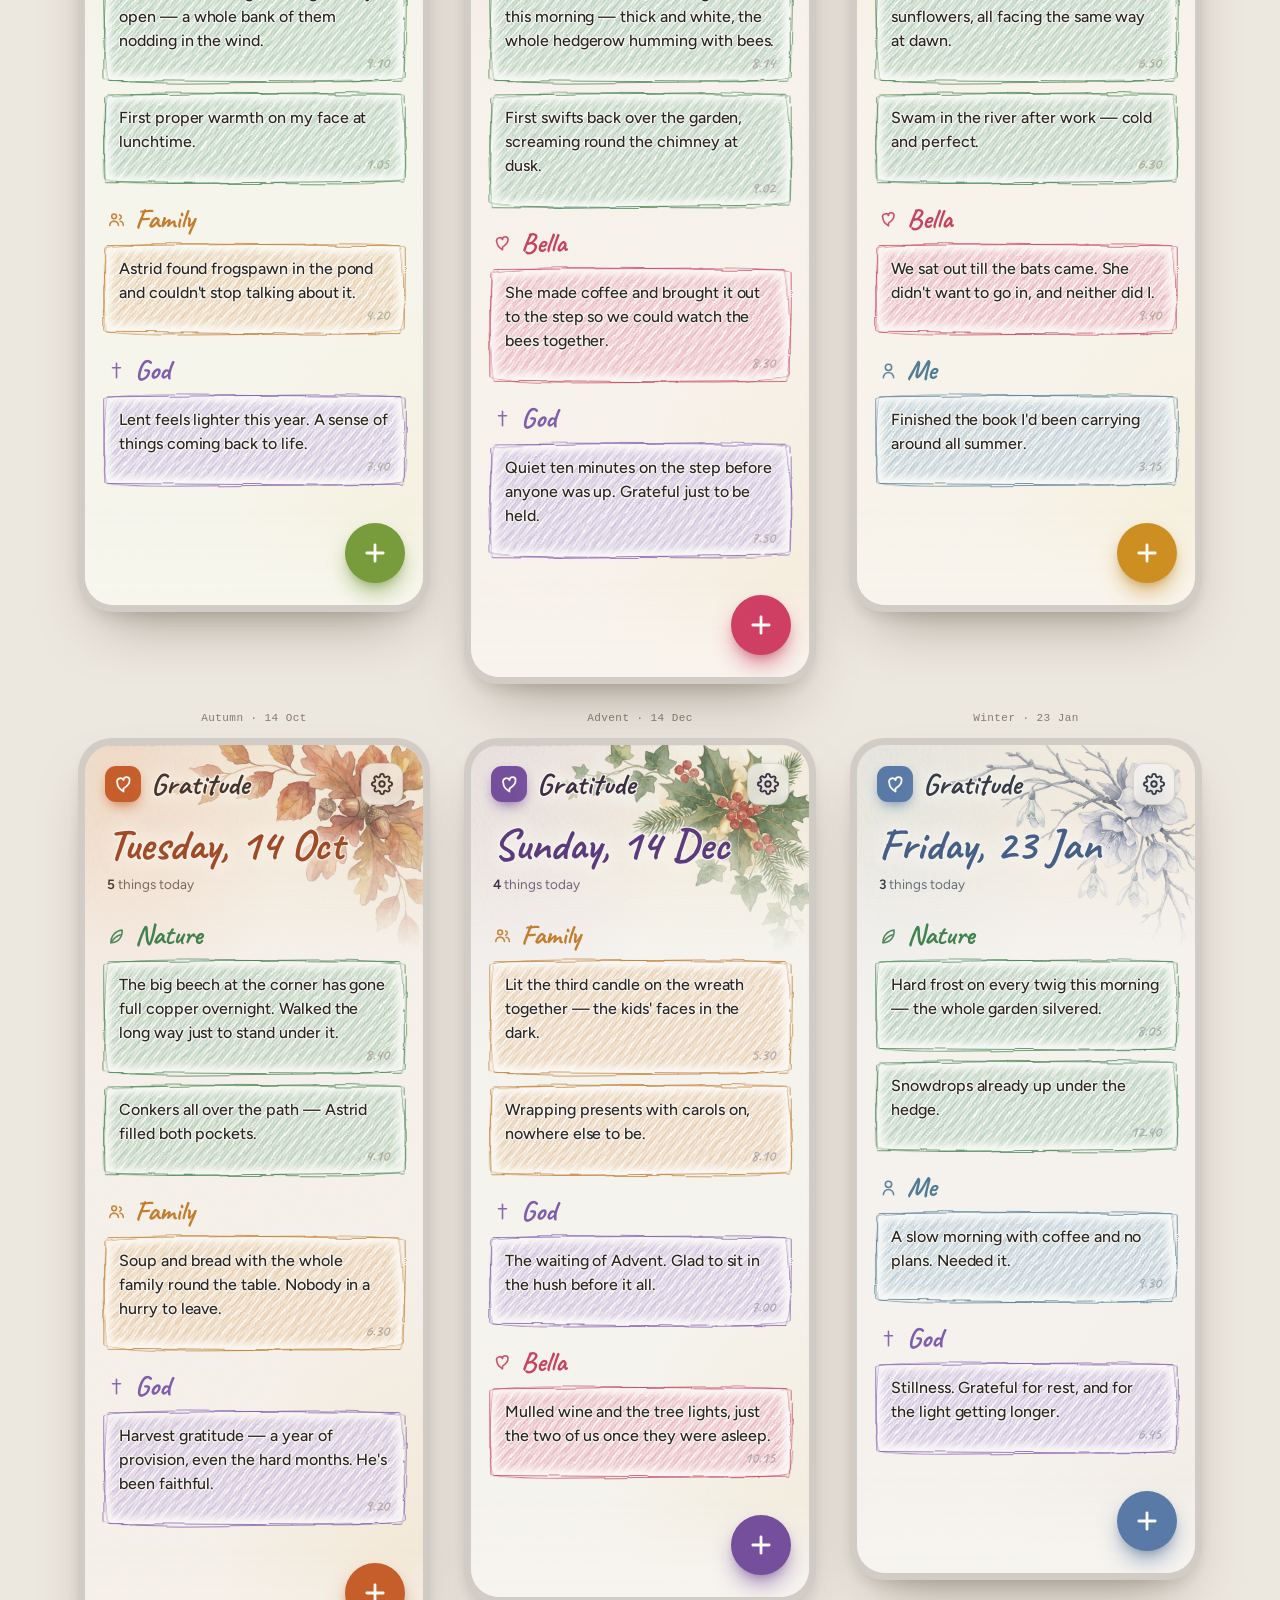
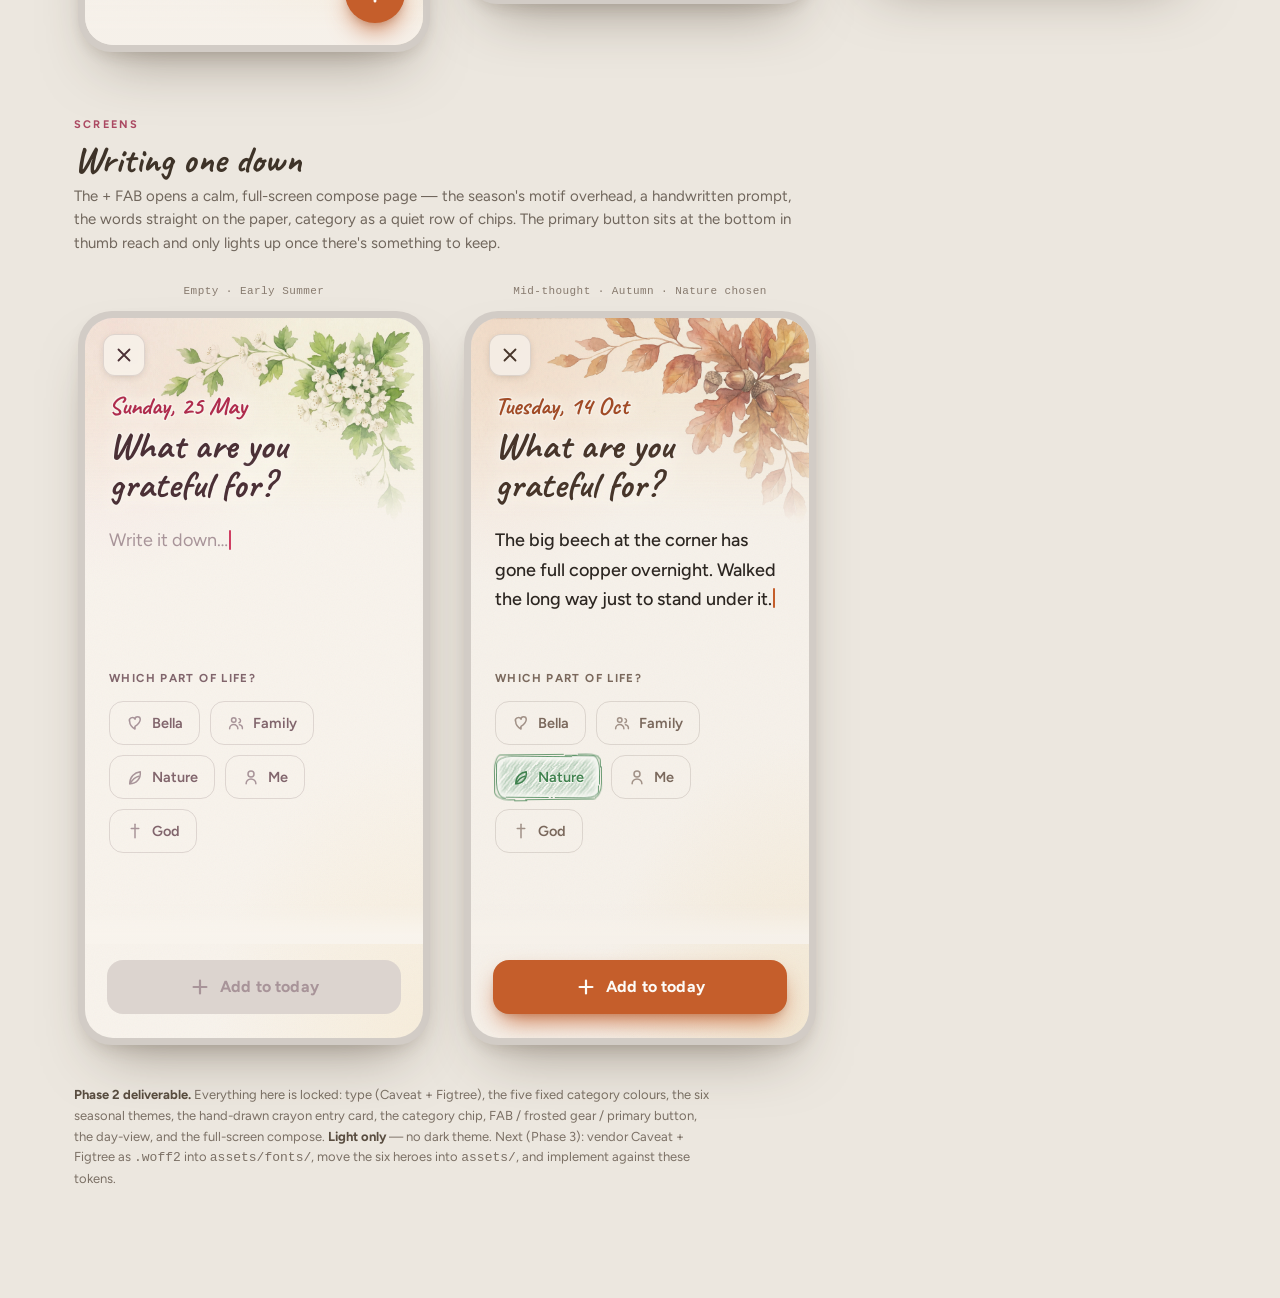
<file: notes/style-guide.html>
<!doctype html>
<html lang="en">
<head>
  <meta charset="utf-8">
  <meta name="viewport" content="width=device-width, initial-scale=1, viewport-fit=cover">
  <title>Gratitude — Style Guide (Phase 2)</title>

  <link rel="preconnect" href="https://fonts.googleapis.com">
  <link rel="preconnect" href="https://fonts.gstatic.com" crossorigin>
  <link href="https://fonts.googleapis.com/css2?family=Caveat:wght@500;600;700&family=Figtree:wght@400;500;600;700&display=swap" rel="stylesheet">

  <style>
    /* ============================================================
       GRATITUDE · DESIGN TOKENS
       ------------------------------------------------------------
       Light-only (no dark mode — warm paper + seasonal heroes are
       the identity). Category colours are FIXED across seasons; the
       season accent rotates through six UK mini-seasons.
       ============================================================ */
    :root {
      /* fixed category colours */
      --c-wife:   hsl(348 54% 52%);
      --c-family: hsl(32 62% 47%);
      --c-nature: hsl(134 34% 38%);
      --c-me:     hsl(202 30% 45%);
      --c-god:    hsl(265 32% 52%);

      /* radii */
      --r-sm: 10px; --r-md: 14px; --r-lg: 20px; --r-pill: 999px;

      /* fonts (both OFL, will be self-hosted woff2 in assets/fonts/) */
      --font-hand: "Caveat", cursive;                 /* wordmark, dates, category headings, timestamps */
      --font-body: "Figtree", -apple-system, BlinkMacSystemFont, "Segoe UI", Roboto, sans-serif;
      --font-mono: ui-monospace, SFMono-Regular, Menlo, Consolas, monospace;
    }

    /* ---- the six seasonal themes ---- */
    /* Spring · Mar–Apr · narcissus green-gold */
    .theme-spring {
      --accent: hsl(82 45% 42%); --accent-deep: hsl(88 48% 31%); --accent-soft: hsl(82 42% 93%);
      --ink: hsl(80 22% 22%); --ink-soft: hsl(80 12% 42%); --ink-faint: hsl(80 10% 58%);
      --paper: hsl(54 40% 95%); --card: hsl(54 46% 98.5%);
      --wash-a: hsl(82 45% 88% / 0.5); --wash-b: hsl(46 66% 88% / 0.45);
    }
    /* Early Summer · May–Jun · blossom rose */
    .theme-earlysummer {
      --accent: hsl(345 60% 53%); --accent-deep: hsl(345 60% 43%); --accent-soft: hsl(345 58% 94%);
      --ink: hsl(345 22% 24%); --ink-soft: hsl(345 12% 45%); --ink-faint: hsl(345 10% 62%);
      --paper: hsl(36 46% 95%); --card: hsl(40 52% 98.5%);
      --wash-a: hsl(345 60% 90% / 0.55); --wash-b: hsl(40 70% 88% / 0.5);
    }
    /* Late Summer · Jul–Sep · sun-gold */
    .theme-latesummer {
      --accent: hsl(38 72% 47%); --accent-deep: hsl(34 70% 38%); --accent-soft: hsl(40 75% 93%);
      --ink: hsl(34 26% 22%); --ink-soft: hsl(34 14% 42%); --ink-faint: hsl(34 12% 58%);
      --paper: hsl(40 46% 95%); --card: hsl(42 52% 98.5%);
      --wash-a: hsl(38 72% 87% / 0.5); --wash-b: hsl(48 70% 87% / 0.45);
    }
    /* Autumn · Oct–Nov · russet */
    .theme-autumn {
      --accent: hsl(20 64% 47%); --accent-deep: hsl(18 62% 39%); --accent-soft: hsl(26 64% 93%);
      --ink: hsl(24 26% 22%); --ink-soft: hsl(24 14% 42%); --ink-faint: hsl(24 12% 58%);
      --paper: hsl(34 40% 94%); --card: hsl(38 48% 98%);
      --wash-a: hsl(20 64% 86% / 0.55); --wash-b: hsl(40 64% 84% / 0.5);
    }
    /* Advent · Dec · liturgical violet + candle-gold */
    .theme-advent {
      --accent: hsl(270 33% 46%); --accent-deep: hsl(270 36% 36%); --accent-soft: hsl(270 28% 94%);
      --ink: hsl(280 18% 22%); --ink-soft: hsl(280 10% 44%); --ink-faint: hsl(280 8% 60%);
      --paper: hsl(40 30% 95%); --card: hsl(42 38% 98.5%);
      --wash-a: hsl(270 33% 89% / 0.5); --wash-b: hsl(42 60% 86% / 0.45);
    }
    /* Winter · Jan–Feb · frost slate-periwinkle (kept desaturated so it never reads as "the blue app") */
    .theme-winter {
      --accent: hsl(214 30% 50%); --accent-deep: hsl(216 32% 40%); --accent-soft: hsl(214 26% 93%);
      --ink: hsl(214 16% 24%); --ink-soft: hsl(214 10% 44%); --ink-faint: hsl(214 8% 60%);
      --paper: hsl(40 28% 95%); --card: hsl(42 34% 98.5%);
      --wash-a: hsl(214 30% 89% / 0.45); --wash-b: hsl(40 38% 89% / 0.4);
    }

    /* season hero images (vendored watercolour JPGs) */
    .theme-spring      .hero { background-image: url('../assets/heroes/springhero.jpg'); }
    .theme-earlysummer .hero { background-image: url('../assets/heroes/earlysummerhero.jpg'); }
    .theme-latesummer  .hero { background-image: url('../assets/heroes/latesummerhero.jpg'); }
    .theme-autumn      .hero { background-image: url('../assets/heroes/autumnhero.jpg'); }
    .theme-advent      .hero { background-image: url('../assets/heroes/adventhero.jpg'); }
    .theme-winter      .hero { background-image: url('../assets/heroes/winterhero.jpg'); }

    /* ============================================================
       DOCUMENT CHROME (style-guide page, not the app)
       ============================================================ */
    *, *::before, *::after { box-sizing: border-box; }
    html, body { margin: 0; padding: 0; }
    button { font-family: inherit; }
    svg { display: block; }

    body {
      font-family: var(--font-body); background: hsl(35 24% 90%); color: hsl(30 14% 22%);
      min-height: 100dvh; -webkit-font-smoothing: antialiased; -moz-osx-font-smoothing: grayscale;
      text-rendering: optimizeLegibility; font-size: 16px; line-height: 1.55;
    }
    .doc { max-width: 1180px; margin: 0 auto; padding: 56px 24px 96px; }

    .doc-head { margin-bottom: 16px; }
    .doc-head .brand-row { display: flex; align-items: center; gap: 12px; margin-bottom: 18px; }
    .doc-head .mark { width: 46px; height: 46px; border-radius: 13px; background: var(--c-wife); color: hsl(40 60% 98%); display: grid; place-items: center; box-shadow: 0 6px 16px -6px var(--c-wife); }
    .doc-head .mark svg { width: 27px; height: 27px; }
    .doc-head .wordmark { font-family: var(--font-hand); font-weight: 700; font-size: 52px; line-height: 1; color: hsl(30 20% 20%); }
    .doc-head h1 { font-family: var(--font-hand); font-weight: 700; font-size: clamp(38px, 6vw, 54px); line-height: 1.02; margin: 0 0 10px; color: hsl(30 22% 20%); }
    .doc-head p { color: hsl(30 10% 38%); max-width: 70ch; margin: 0; font-size: 15.5px; }
    .doc-head .ver { font-family: var(--font-mono); font-size: 12px; color: hsl(30 10% 50%); margin-top: 12px; }

    section.block { margin-top: 64px; }
    .block > .eyebrow { font-size: 11px; font-weight: 700; letter-spacing: 0.2em; text-transform: uppercase; color: hsl(345 40% 48%); margin: 0 0 8px; }
    .block > h2 { font-family: var(--font-hand); font-weight: 700; font-size: 38px; line-height: 1; margin: 0 0 6px; color: hsl(30 22% 20%); }
    .block > .lead { color: hsl(30 10% 40%); max-width: 74ch; margin: 0 0 28px; font-size: 15px; }
    hr.rule { border: none; border-top: 1px solid hsl(35 16% 82%); margin: 56px 0 0; }

    /* swatch grids */
    .swatches { display: flex; flex-wrap: wrap; gap: 16px; }
    .sw { width: 132px; }
    .sw-chip { height: 60px; border-radius: 12px; border: 1px solid hsl(30 10% 0% / 0.08); box-shadow: 0 1px 2px hsl(30 20% 20% / 0.06); display: flex; align-items: flex-end; padding: 7px; }
    .sw-chip .cat-ico { width: 18px; height: 18px; color: hsl(40 60% 98%); }
    .sw-name { font-weight: 600; font-size: 13px; margin: 9px 0 1px; }
    .sw-val { font-family: var(--font-mono); font-size: 10.5px; color: hsl(30 8% 50%); }

    /* seasonal theme rows */
    .seasons { display: grid; grid-template-columns: repeat(auto-fill, minmax(330px, 1fr)); gap: 18px; }
    .season-card { background: hsl(40 40% 99%); border: 1px solid hsl(35 16% 86%); border-radius: 16px; overflow: hidden; box-shadow: 0 1px 3px hsl(30 20% 20% / 0.06); }
    .season-thumb { height: 92px; background-size: cover; background-position: top right; }
    .season-body { padding: 14px 16px 16px; }
    .season-body h3 { font-family: var(--font-hand); font-weight: 700; font-size: 26px; margin: 0; line-height: 1; }
    .season-body .months { font-size: 12px; color: hsl(30 10% 48%); margin: 3px 0 12px; font-weight: 600; letter-spacing: 0.02em; }
    .season-dots { display: flex; gap: 7px; }
    .season-dots span { flex: 1; height: 30px; border-radius: 8px; border: 1px solid hsl(30 10% 0% / 0.06); }
    .season-dots .lbl { font-family: var(--font-mono); }
    .season-legend { display: flex; gap: 14px; flex-wrap: wrap; margin-top: 10px; font-family: var(--font-mono); font-size: 10px; color: hsl(30 8% 52%); }

    /* type specimen */
    .specimen { display: grid; gap: 22px; }
    .spec-row { display: grid; grid-template-columns: 132px 1fr; gap: 20px; align-items: baseline; padding-bottom: 20px; border-bottom: 1px dashed hsl(35 16% 84%); }
    .spec-tag { font-family: var(--font-mono); font-size: 11px; color: hsl(30 8% 48%); line-height: 1.5; }
    .spec-tag b { display: block; color: hsl(30 14% 28%); font-weight: 700; }
    .sp-hand-xl { font-family: var(--font-hand); font-weight: 700; font-size: 54px; line-height: 1; color: hsl(30 20% 20%); }
    .sp-hand-date { font-family: var(--font-hand); font-weight: 700; font-size: 40px; line-height: 1; color: var(--c-wife); }
    .sp-hand-cat { font-family: var(--font-hand); font-weight: 700; font-size: 28px; line-height: 1; color: var(--c-nature); }
    .sp-body { font-family: var(--font-body); font-weight: 400; font-size: 16px; line-height: 1.55; max-width: 60ch; color: hsl(30 16% 22%); }
    .sp-label { font-family: var(--font-body); font-weight: 700; font-size: 12px; letter-spacing: 0.12em; text-transform: uppercase; color: hsl(30 10% 42%); }

    /* component bench */
    .bench { display: flex; flex-wrap: wrap; gap: 40px; align-items: flex-start; }
    .bench-item { }
    .bench-item .bench-tag { font-family: var(--font-mono); font-size: 11px; color: hsl(30 8% 48%); margin-bottom: 12px; }
    .bench-pad { padding: 22px; border-radius: 18px; background:
            radial-gradient(120% 90% at 8% 0%, var(--wash-a) 0%, transparent 50%),
            var(--paper); border: 1px solid hsl(35 16% 86%); color: var(--ink); }

    /* phones */
    .frames { display: grid; grid-template-columns: repeat(auto-fill, minmax(312px, 1fr)); gap: 26px; justify-items: center; }
    .frame-wrap { display: flex; flex-direction: column; gap: 11px; align-items: center; width: 100%; }
    .frame-tag { font-family: var(--font-mono); font-size: 11px; letter-spacing: 0.04em; color: hsl(30 10% 48%); text-align: center; }
    .phone {
      position: relative; width: 100%; max-width: 352px; border-radius: 34px; padding: 7px;
      background: hsl(30 12% 80%);
      box-shadow: 0 30px 60px -28px hsl(30 30% 20% / 0.5), 0 8px 20px -10px hsl(30 30% 20% / 0.25);
    }
    .screen {
      position: relative; border-radius: 28px; overflow: hidden; min-height: 720px;
      display: flex; flex-direction: column;
      background:
              radial-gradient(120% 80% at 8% 0%, var(--wash-a) 0%, transparent 46%),
              radial-gradient(120% 80% at 100% 100%, var(--wash-b) 0%, transparent 52%),
              var(--paper);
      color: var(--ink);
    }
    .screen::after {
      content: ""; position: absolute; inset: 0; pointer-events: none; z-index: 0;
      opacity: 0.04; mix-blend-mode: multiply;
      background-image: url("data:image/svg+xml,%3Csvg xmlns='http://www.w3.org/2000/svg' width='140' height='140'%3E%3Cfilter id='n'%3E%3CfeTurbulence type='fractalNoise' baseFrequency='0.85' numOctaves='2' stitchTiles='stitch'/%3E%3C/filter%3E%3Crect width='100%25' height='100%25' filter='url(%23n)'/%3E%3C/svg%3E");
    }
    .screen > * { position: relative; z-index: 2; }

    /* seasonal hero (painterly watercolour, fades into paper) */
    .hero {
      position: absolute; top: 0; left: 0; right: 0; height: 206px; z-index: 1; pointer-events: none;
      background-size: cover; background-position: top right; background-repeat: no-repeat;
      mix-blend-mode: multiply; opacity: 0.85;
      -webkit-mask-image: linear-gradient(to bottom, rgba(0,0,0,0.95) 38%, transparent 100%);
      mask-image: linear-gradient(to bottom, rgba(0,0,0,0.95) 38%, transparent 100%);
    }

    .app-header { display: flex; align-items: center; gap: 10px; padding: 18px 20px 12px; }
    .brand-mark { width: 36px; height: 36px; border-radius: 11px; flex-shrink: 0; background: var(--accent); color: hsl(40 60% 98%); display: grid; place-items: center; box-shadow: 0 6px 14px -5px var(--accent); }
    .brand-mark svg { width: 21px; height: 21px; }
    .brand-name { font-family: var(--font-hand); font-weight: 700; font-size: 30px; line-height: 1; color: var(--ink); flex: 1; }
    /* settings gear sits on a frosted paper disc so it lifts off the busy hero */
    .settings-btn {
      width: 42px; height: 42px; border-radius: 12px; flex-shrink: 0; cursor: pointer;
      border: 1px solid color-mix(in srgb, var(--ink) 14%, transparent);
      background: color-mix(in srgb, var(--paper) 80%, transparent);
      -webkit-backdrop-filter: blur(3px); backdrop-filter: blur(3px);
      color: var(--ink); display: grid; place-items: center;
      box-shadow: 0 2px 8px -3px hsl(30 30% 20% / 0.28);
    }
    .settings-btn svg { width: 22px; height: 22px; }

    .day-hero { padding: 6px 22px 20px; }
    .day-date { font-family: var(--font-hand); font-weight: 700; font-size: 44px; line-height: 0.98; color: var(--accent-deep); margin: 0; }
    .day-meta { margin-top: 6px; }
    .day-meta .count { font-size: 13.5px; color: var(--ink-soft); }
    .day-meta .count strong { color: var(--ink); font-weight: 600; }
    .day-date, .brand-name {
      text-shadow:
              -1px -1px 0 var(--paper), 1px -1px 0 var(--paper),
              -1px  1px 0 var(--paper), 1px  1px 0 var(--paper),
              0 0 12px var(--paper), 0 0 24px var(--paper);
    }

    .day-scroll { flex: 1; overflow: hidden; padding: 4px 18px 120px; display: flex; flex-direction: column; gap: 22px; }

    .cat-group { --c: var(--ink); }
    .cat-group.is-wife { --c: var(--c-wife); } .cat-group.is-family { --c: var(--c-family); }
    .cat-group.is-nature { --c: var(--c-nature); } .cat-group.is-me { --c: var(--c-me); }
    .cat-group.is-god { --c: var(--c-god); }

    .cat-head { display: flex; align-items: center; gap: 9px; margin: 0 0 11px; padding-left: 4px; font-family: var(--font-hand); font-weight: 700; font-size: 28px; line-height: 1; color: var(--c); }
    .cat-head .cat-icon { width: 19px; height: 19px; flex-shrink: 0; color: var(--c); opacity: 0.92; }

    .entry-list { display: flex; flex-direction: column; gap: 11px; }

    /* ---- hand-drawn crayon entry card (LOCKED, from day-view-mockup-4) ---- */
    .entry { position: relative; padding: 13px 16px 11px; border-radius: 16px; cursor: pointer; transition: transform 90ms ease; z-index: 1; }
    .entry:active { transform: scale(0.992); }
    .entry::before, .entry::after { content: ""; position: absolute; pointer-events: none; border: 1.2px solid color-mix(in srgb, var(--c) 75%, transparent); }
    /* inner line + dense hatch, edges softened by a faint "eraser" inset glow */
    .entry::before {
      inset: 0; z-index: -2;
      background-color: color-mix(in srgb, var(--c) 3%, var(--card));
      box-shadow:
              inset 3px 2px 8px 2px color-mix(in srgb, var(--c) 3%, var(--card)),
              inset -4px -3px 10px 2px color-mix(in srgb, var(--c) 3%, var(--card)),
              inset -1px 1px 8px 2px color-mix(in srgb, var(--c) 3%, var(--card));
      background-image:
              repeating-linear-gradient(-52deg, transparent, transparent 1.5px, color-mix(in srgb, var(--c) 16%, transparent) 1.5px, color-mix(in srgb, var(--c) 16%, transparent) 3px),
              repeating-linear-gradient(-43deg, transparent, transparent 3px, color-mix(in srgb, var(--c) 12%, transparent) 3px, color-mix(in srgb, var(--c) 12%, transparent) 6px),
              repeating-linear-gradient(-61deg, transparent, transparent 5px, color-mix(in srgb, var(--c) 9%, transparent) 5px, color-mix(in srgb, var(--c) 9%, transparent) 10px),
              repeating-linear-gradient(-32deg, transparent, transparent 9px, color-mix(in srgb, var(--c) 3%, transparent) 9px, color-mix(in srgb, var(--c) 3%, transparent) 13px);
    }
    .entry::after { inset: -0.5px; z-index: -1; }
    /* three sketch variants cycled so neighbours differ (8-value radii bow the straight edges) */
    .entry.s1::before { filter: url(#sketch1); border-radius: 255px 15px 225px 15px / 15px 225px 15px 255px; transform: rotate(0.4deg); }
    .entry.s1::after  { filter: url(#sketch2); border-radius: 15px 255px 15px 225px / 255px 15px 225px 15px; transform: rotate(-0.5deg); }
    .entry.s2::before { filter: url(#sketch2); border-radius: 20px 300px 10px 250px / 250px 15px 300px 20px; transform: rotate(-0.6deg); }
    .entry.s2::after  { filter: url(#sketch3); border-radius: 300px 20px 250px 10px / 15px 250px 20px 300px; transform: rotate(0.3deg); }
    .entry.s3::before { filter: url(#sketch3); border-radius: 250px 20px 280px 15px / 15px 280px 20px 250px; transform: rotate(0.5deg); }
    .entry.s3::after  { filter: url(#sketch1); border-radius: 15px 250px 20px 280px / 280px 15px 250px 20px; transform: rotate(-0.4deg); }

    .entry-text {
      margin: 0; font-size: 16px; line-height: 1.5; font-weight: 500; letter-spacing: -0.003em;
      color: hsl(30 15% 15%);
      text-shadow: 0 1px 1px var(--card), 0 -1px 1px var(--card), 1px 0 1px var(--card), -1px 0 1px var(--card);
    }
    .entry-time { display: block; text-align: right; margin: 2px 0 0; font-family: var(--font-hand); font-weight: 600; font-size: 16px; color: var(--ink-faint); opacity: 0.7; line-height: 1; }

    .fab {
      position: absolute; right: 18px; bottom: 22px; z-index: 6;
      width: 60px; height: 60px; border-radius: 50%; border: none;
      background: var(--accent); color: hsl(40 60% 98%); display: grid; place-items: center; cursor: pointer;
      box-shadow: 0 12px 26px -8px var(--accent), 0 4px 10px -4px hsl(0 0% 0% / 0.25);
      transition: transform 120ms ease;
    }
    .fab svg { width: 28px; height: 28px; }
    .fab:active { transform: scale(0.94); }
    .screen-fade { position: absolute; left: 0; right: 0; bottom: 0; height: 96px; z-index: 4; pointer-events: none; background: linear-gradient(to top, var(--paper) 14%, transparent); }

    /* stagger entrance */
    .stagger > * { opacity: 0; transform: translateY(10px); animation: rise 620ms cubic-bezier(0.2,0.7,0.2,1) forwards; }
    .stagger > *:nth-child(1) { animation-delay: 80ms; } .stagger > *:nth-child(2) { animation-delay: 160ms; }
    .stagger > *:nth-child(3) { animation-delay: 240ms; } .stagger > *:nth-child(4) { animation-delay: 320ms; }
    @keyframes rise { to { opacity: 1; transform: translateY(0); } }
    @media (prefers-reduced-motion: reduce) { .stagger > * { opacity: 1; transform: none; animation: none; } }

    /* ---- compose surface ---- */
    .compose { position: relative; z-index: 2; display: flex; flex-direction: column; flex: 1; }
    .compose-top { display: flex; align-items: center; justify-content: space-between; padding: 16px 18px 0; }
    .icon-btn {
      width: 42px; height: 42px; border-radius: 12px; flex-shrink: 0; cursor: pointer;
      border: 1px solid color-mix(in srgb, var(--ink) 14%, transparent);
      background: color-mix(in srgb, var(--paper) 80%, transparent);
      -webkit-backdrop-filter: blur(3px); backdrop-filter: blur(3px);
      color: var(--ink); display: grid; place-items: center;
      box-shadow: 0 2px 8px -3px hsl(30 30% 20% / 0.28);
    }
    .icon-btn svg { width: 22px; height: 22px; }
    .compose-body { flex: 1; padding: 14px 24px 8px; display: flex; flex-direction: column; }
    .compose-date { font-family: var(--font-hand); font-weight: 700; font-size: 25px; line-height: 1; color: var(--accent-deep); margin: 4px 0 0; }
    .compose-prompt { font-family: var(--font-hand); font-weight: 700; font-size: 38px; line-height: 1.02; color: var(--ink); margin: 8px 0 22px; max-width: 14ch; }
    .compose-date, .compose-prompt {
      text-shadow:
              -1px -1px 0 var(--paper), 1px -1px 0 var(--paper),
              -1px  1px 0 var(--paper), 1px  1px 0 var(--paper),
              0 0 12px var(--paper), 0 0 22px var(--paper);
    }
    .compose-field { min-height: 120px; }
    .compose-field p { margin: 0; font-size: 18px; line-height: 1.62; font-weight: 500; }
    .compose-field .placeholder { color: var(--ink-faint); font-weight: 400; }
    .compose-field .typed { color: hsl(30 15% 15%); }
    .caret { display: inline-block; width: 2px; height: 1.1em; vertical-align: -0.18em; margin-left: 1px; background: var(--accent); border-radius: 1px; animation: blink 1.1s steps(1) infinite; }
    @keyframes blink { 50% { opacity: 0; } }
    .field-label { font-size: 11.5px; font-weight: 700; letter-spacing: 0.12em; text-transform: uppercase; color: var(--ink-soft); margin: 24px 0 13px; }

    .chips { display: flex; flex-wrap: wrap; gap: 10px; }
    .chip {
      --c: var(--ink-soft);
      position: relative; display: inline-flex; align-items: center; gap: 8px;
      min-height: 44px; padding: 10px 16px; border-radius: 14px; cursor: pointer;
      font-family: var(--font-body); font-weight: 600; font-size: 14.5px; color: var(--ink-soft);
      background: transparent; border: 1.5px solid color-mix(in srgb, var(--ink) 14%, transparent);
      transition: color 120ms ease;
    }
    .chip svg { width: 18px; height: 18px; color: var(--ink-faint); flex-shrink: 0; }
    .chip.is-wife { --c: var(--c-wife); } .chip.is-family { --c: var(--c-family); }
    .chip.is-nature { --c: var(--c-nature); } .chip.is-me { --c: var(--c-me); }
    .chip.is-god { --c: var(--c-god); }
    /* selected chip = the entry card's crayon treatment, scaled down */
    .chip.sel { color: var(--c); border-color: transparent; z-index: 1; text-shadow: 0 1px 0 var(--card), 0 0 3px var(--card); }
    .chip.sel svg { color: var(--c); }
    .chip.sel::before, .chip.sel::after { content: ""; position: absolute; pointer-events: none; border: 1.2px solid color-mix(in srgb, var(--c) 75%, transparent); }
    .chip.sel::before {
      inset: 0; z-index: -2;
      background-color: color-mix(in srgb, var(--c) 4%, var(--card));
      box-shadow:
              inset 2px 2px 5px 1px color-mix(in srgb, var(--c) 4%, var(--card)),
              inset -3px -2px 6px 1px color-mix(in srgb, var(--c) 4%, var(--card)),
              inset -1px 1px 5px 1px color-mix(in srgb, var(--c) 4%, var(--card));
      background-image:
              repeating-linear-gradient(-52deg, transparent, transparent 1.5px, color-mix(in srgb, var(--c) 17%, transparent) 1.5px, color-mix(in srgb, var(--c) 17%, transparent) 3px),
              repeating-linear-gradient(-43deg, transparent, transparent 3px, color-mix(in srgb, var(--c) 12%, transparent) 3px, color-mix(in srgb, var(--c) 12%, transparent) 6px),
              repeating-linear-gradient(-61deg, transparent, transparent 5px, color-mix(in srgb, var(--c) 9%, transparent) 5px, color-mix(in srgb, var(--c) 9%, transparent) 10px);
      filter: url(#chip1); border-radius: 16px 7px 15px 9px / 9px 15px 7px 16px; transform: rotate(0.5deg);
    }
    .chip.sel::after { inset: -2px; z-index: -1; filter: url(#chip2); border-radius: 7px 16px 9px 15px / 16px 7px 15px 9px; transform: rotate(-0.6deg); }

    .compose-foot { position: relative; padding: 16px 22px 24px; }
    .compose-foot::before { content: ""; position: absolute; left: 0; right: 0; top: -40px; height: 40px; pointer-events: none; background: linear-gradient(to top, var(--paper) 20%, transparent); }
    .add-btn {
      width: 100%; min-height: 54px; border: none; border-radius: 16px; cursor: pointer;
      background: var(--accent); color: hsl(40 60% 98%);
      font-family: var(--font-body); font-weight: 700; font-size: 16px; letter-spacing: 0.01em;
      display: inline-flex; align-items: center; justify-content: center; gap: 9px;
      box-shadow: 0 12px 26px -8px var(--accent), 0 4px 10px -4px hsl(0 0% 0% / 0.22);
      transition: transform 120ms ease;
    }
    .add-btn svg { width: 22px; height: 22px; }
    .add-btn:active { transform: scale(0.985); }
    .add-btn.is-disabled { background: color-mix(in srgb, var(--ink) 16%, var(--paper)); color: var(--ink-faint); box-shadow: none; cursor: default; }

    .footnote { margin-top: 40px; font-size: 13px; color: hsl(30 10% 44%); line-height: 1.6; max-width: 80ch; }
    .footnote strong { color: hsl(30 16% 30%); }
  </style>
</head>
<body>

<!-- shared SVG defs: card sketch filters (#sketch1/2/3) + smaller chip filters (#chip1/2) + symbols -->
<svg width="0" height="0" style="position:absolute" aria-hidden="true">
  <defs>
    <filter id="sketch1" x="-12%" y="-12%" width="124%" height="124%">
      <feTurbulence type="fractalNoise" baseFrequency="0.016" numOctaves="2" seed="7" result="n"/>
      <feDisplacementMap in="SourceGraphic" in2="n" scale="6" xChannelSelector="R" yChannelSelector="G" result="d"/>
      <feGaussianBlur in="d" stdDeviation="0.6"/>
    </filter>
    <filter id="sketch2" x="-12%" y="-12%" width="124%" height="124%">
      <feTurbulence type="fractalNoise" baseFrequency="0.021" numOctaves="2" seed="24" result="n"/>
      <feDisplacementMap in="SourceGraphic" in2="n" scale="5" xChannelSelector="R" yChannelSelector="G" result="d"/>
      <feGaussianBlur in="d" stdDeviation="0.6"/>
    </filter>
    <filter id="sketch3" x="-12%" y="-12%" width="124%" height="124%">
      <feTurbulence type="fractalNoise" baseFrequency="0.018" numOctaves="2" seed="41" result="n"/>
      <feDisplacementMap in="SourceGraphic" in2="n" scale="7" xChannelSelector="R" yChannelSelector="G" result="d"/>
      <feGaussianBlur in="d" stdDeviation="0.6"/>
    </filter>
    <filter id="chip1" x="-14%" y="-14%" width="128%" height="128%">
      <feTurbulence type="fractalNoise" baseFrequency="0.016" numOctaves="2" seed="7" result="n"/>
      <feDisplacementMap in="SourceGraphic" in2="n" scale="4" xChannelSelector="R" yChannelSelector="G" result="d"/>
      <feGaussianBlur in="d" stdDeviation="0.5"/>
    </filter>
    <filter id="chip2" x="-14%" y="-14%" width="128%" height="128%">
      <feTurbulence type="fractalNoise" baseFrequency="0.021" numOctaves="2" seed="24" result="n"/>
      <feDisplacementMap in="SourceGraphic" in2="n" scale="3.5" xChannelSelector="R" yChannelSelector="G" result="d"/>
      <feGaussianBlur in="d" stdDeviation="0.5"/>
    </filter>
  </defs>
</svg>

<!-- icon sprite (reused via <use href>) -->
<svg width="0" height="0" style="position:absolute" aria-hidden="true">
  <defs>
    <g id="ic-heart"><path d="M12 20s-7-4.35-7-9.5A3.5 3.5 0 0 1 12 7a3.5 3.5 0 0 1 7 0c0 5.15-7 9.5-7 9.5z"/></g>
    <g id="ic-leaf"><path d="M5 21c0-9 6-15 14-16 1 9-5 16-14 16z"/><path d="M5 21c4-6 8-9 12-10"/></g>
    <g id="ic-family"><circle cx="9" cy="8" r="3"/><path d="M3.5 19.5a5.5 5.5 0 0 1 11 0"/><path d="M16 6.2a2.8 2.8 0 0 1 0 5.4"/><path d="M16.5 14.2a4.5 4.5 0 0 1 4 5.3"/></g>
    <g id="ic-me"><circle cx="12" cy="8" r="4"/><path d="M5.5 21a6.5 6.5 0 0 1 13 0"/></g>
    <g id="ic-cross"><path d="M12 3v18"/><path d="M7 8.5h10"/></g>
    <g id="ic-plus"><path d="M12 5v14M5 12h14"/></g>
    <g id="ic-close"><path d="M6 6l12 12M18 6L6 18"/></g>
    <g id="ic-gear"><circle cx="12" cy="12" r="3"/><path d="M19.4 15a1.65 1.65 0 0 0 .33 1.82l.06.06a2 2 0 1 1-2.83 2.83l-.06-.06a1.65 1.65 0 0 0-1.82-.33 1.65 1.65 0 0 0-1 1.51V21a2 2 0 0 1-4 0v-.09A1.65 1.65 0 0 0 9 19.4a1.65 1.65 0 0 0-1.82.33l-.06.06a2 2 0 1 1-2.83-2.83l.06-.06a1.65 1.65 0 0 0 .33-1.82 1.65 1.65 0 0 0-1.51-1H3a2 2 0 0 1 0-4h.09A1.65 1.65 0 0 0 4.6 9a1.65 1.65 0 0 0-.33-1.82l-.06-.06a2 2 0 1 1 2.83-2.83l.06.06a1.65 1.65 0 0 0 1.82.33H9a1.65 1.65 0 0 0 1-1.51V3a2 2 0 0 1 4 0v.09a1.65 1.65 0 0 0 1 1.51 1.65 1.65 0 0 0 1.82-.33l.06-.06a2 2 0 1 1 2.83 2.83l-.06.06a1.65 1.65 0 0 0-.33 1.82V9a1.65 1.65 0 0 0 1.51 1H21a2 2 0 0 1 0 4h-.09a1.65 1.65 0 0 0-1.51 1z"/></g>
  </defs>
</svg>

<div class="doc">

  <!-- ============ HEAD ============ -->
  <header class="doc-head">
    <div class="brand-row">
      <span class="mark"><svg viewBox="0 0 24 24" fill="none" stroke="currentColor" stroke-width="2" stroke-linecap="round" stroke-linejoin="round"><use href="#ic-heart"/></svg></span>
      <span class="wordmark">Gratitude</span>
    </div>
    <h1>Style guide</h1>
    <p>The single source of truth for Phase 3. A warm, hand-kept journal whose signature is <strong>seasonality</strong> — the whole canvas shifts through six UK mini-seasons. Handwriting (Caveat) for the voice, a warm humanist sans (Figtree) for the words, fixed per-category colours, hand-drawn crayon entry cards, and a painterly watercolour hero per season. <strong>Light only</strong> by design.</p>
    <p class="ver">Phase 2 · style guide · light-only · fonts Caveat + Figtree (OFL)</p>
  </header>

  <hr class="rule">

  <!-- ============ TYPOGRAPHY ============ -->
  <section class="block">
    <p class="eyebrow">Foundations</p>
    <h2>Type</h2>
    <p class="lead">Two families, both OFL / self-hostable. <b>Caveat</b> carries the personality — wordmark, day dates, category headings, timestamps. <b>Figtree</b> does the reading work — entry text, labels, buttons. Handwriting stays precious to structure; the words people write are always the clean sans.</p>
    <div class="specimen">
      <div class="spec-row"><div class="spec-tag"><b>Caveat 700</b>wordmark / title</div><div class="sp-hand-xl">Gratitude</div></div>
      <div class="spec-row"><div class="spec-tag"><b>Caveat 700</b>day date · accent-deep</div><div class="sp-hand-date">Sunday, 25 May</div></div>
      <div class="spec-row"><div class="spec-tag"><b>Caveat 700</b>category heading · category colour</div><div class="sp-hand-cat">Nature</div></div>
      <div class="spec-row"><div class="spec-tag"><b>Figtree 400/500</b>entry &amp; body text</div><div class="sp-body">The hawthorn blossom along the lane this morning — thick and white, the whole hedgerow humming with bees.</div></div>
      <div class="spec-row"><div class="spec-tag"><b>Figtree 700</b>labels · tracked uppercase</div><div class="sp-label">Which part of life?</div></div>
    </div>
  </section>

  <!-- ============ CATEGORY COLOURS ============ -->
  <section class="block">
    <p class="eyebrow">Foundations</p>
    <h2>Category colours</h2>
    <p class="lead">Five life areas, each a fixed colour and line-icon that stay constant across every season. <b>God = a simple cross.</b> Wife shows as “Bella”. These tint the category heading and its cards' crayon hatch.</p>
    <div class="swatches">
      <div class="sw"><div class="sw-chip" style="background:var(--c-wife)"><svg class="cat-ico" viewBox="0 0 24 24" fill="none" stroke="currentColor" stroke-width="2" stroke-linecap="round" stroke-linejoin="round"><use href="#ic-heart"/></svg></div><div class="sw-name">Bella (wife)</div><div class="sw-val">hsl(348 54% 52%)</div></div>
      <div class="sw"><div class="sw-chip" style="background:var(--c-family)"><svg class="cat-ico" viewBox="0 0 24 24" fill="none" stroke="currentColor" stroke-width="2" stroke-linecap="round" stroke-linejoin="round"><use href="#ic-family"/></svg></div><div class="sw-name">Family</div><div class="sw-val">hsl(32 62% 47%)</div></div>
      <div class="sw"><div class="sw-chip" style="background:var(--c-nature)"><svg class="cat-ico" viewBox="0 0 24 24" fill="none" stroke="currentColor" stroke-width="2" stroke-linecap="round" stroke-linejoin="round"><use href="#ic-leaf"/></svg></div><div class="sw-name">Nature</div><div class="sw-val">hsl(134 34% 38%)</div></div>
      <div class="sw"><div class="sw-chip" style="background:var(--c-me)"><svg class="cat-ico" viewBox="0 0 24 24" fill="none" stroke="currentColor" stroke-width="2" stroke-linecap="round" stroke-linejoin="round"><use href="#ic-me"/></svg></div><div class="sw-name">Me</div><div class="sw-val">hsl(202 30% 45%)</div></div>
      <div class="sw"><div class="sw-chip" style="background:var(--c-god)"><svg class="cat-ico" viewBox="0 0 24 24" fill="none" stroke="currentColor" stroke-width="2" stroke-linecap="round" stroke-linejoin="round"><use href="#ic-cross"/></svg></div><div class="sw-name">God</div><div class="sw-val">hsl(265 32% 52%)</div></div>
    </div>
  </section>

  <!-- ============ SEASONAL THEMES ============ -->
  <section class="block">
    <p class="eyebrow">Foundations</p>
    <h2>Six seasons</h2>
    <p class="lead">The app's signature. The accent (date + FAB + buttons), the radial washes, and the hero watercolour all rotate by mini-season; paper stays warm cream throughout — even Winter — so it never reads as “the blue app”. Each card shows its hero and a swatch row: <b>accent · accent-deep · paper · card</b>.</p>
    <div class="seasons">
      <div class="season-card theme-spring"><div class="season-thumb" style="background-image:url('../assets/heroes/springhero.jpg')"></div><div class="season-body"><h3 style="color:var(--accent-deep)">Spring</h3><div class="months">Mar–Apr · narcissus green-gold</div><div class="season-dots"><span style="background:var(--accent)"></span><span style="background:var(--accent-deep)"></span><span style="background:var(--paper)"></span><span style="background:var(--card)"></span></div></div></div>
      <div class="season-card theme-earlysummer"><div class="season-thumb" style="background-image:url('../assets/heroes/earlysummerhero.jpg')"></div><div class="season-body"><h3 style="color:var(--accent-deep)">Early Summer</h3><div class="months">May–Jun · blossom rose</div><div class="season-dots"><span style="background:var(--accent)"></span><span style="background:var(--accent-deep)"></span><span style="background:var(--paper)"></span><span style="background:var(--card)"></span></div></div></div>
      <div class="season-card theme-latesummer"><div class="season-thumb" style="background-image:url('../assets/heroes/latesummerhero.jpg')"></div><div class="season-body"><h3 style="color:var(--accent-deep)">Late Summer</h3><div class="months">Jul–Sep · sun-gold</div><div class="season-dots"><span style="background:var(--accent)"></span><span style="background:var(--accent-deep)"></span><span style="background:var(--paper)"></span><span style="background:var(--card)"></span></div></div></div>
      <div class="season-card theme-autumn"><div class="season-thumb" style="background-image:url('../assets/heroes/autumnhero.jpg')"></div><div class="season-body"><h3 style="color:var(--accent-deep)">Autumn</h3><div class="months">Oct–Nov · russet</div><div class="season-dots"><span style="background:var(--accent)"></span><span style="background:var(--accent-deep)"></span><span style="background:var(--paper)"></span><span style="background:var(--card)"></span></div></div></div>
      <div class="season-card theme-advent"><div class="season-thumb" style="background-image:url('../assets/heroes/adventhero.jpg')"></div><div class="season-body"><h3 style="color:var(--accent-deep)">Advent</h3><div class="months">Dec · liturgical violet + candle-gold</div><div class="season-dots"><span style="background:var(--accent)"></span><span style="background:var(--accent-deep)"></span><span style="background:var(--paper)"></span><span style="background:var(--card)"></span></div></div></div>
      <div class="season-card theme-winter"><div class="season-thumb" style="background-image:url('../assets/heroes/winterhero.jpg')"></div><div class="season-body"><h3 style="color:var(--accent-deep)">Winter</h3><div class="months">Jan–Feb · frost slate-periwinkle</div><div class="season-dots"><span style="background:var(--accent)"></span><span style="background:var(--accent-deep)"></span><span style="background:var(--paper)"></span><span style="background:var(--card)"></span></div></div></div>
    </div>
  </section>

  <!-- ============ COMPONENTS ============ -->
  <section class="block">
    <p class="eyebrow">Components</p>
    <h2>Parts</h2>
    <p class="lead">The hand-drawn pieces, shown on Early Summer paper. The entry card's wobble comes from an SVG turbulence/displacement filter on a doubled border (three seeds cycled so neighbours differ); only the outline is filtered, so text stays crisp. The selected chip reuses the same ink at chip scale.</p>
    <div class="bench theme-earlysummer">
      <div class="bench-item">
        <div class="bench-tag">Entry card — three variants (s1 / s2 / s3)</div>
        <div class="bench-pad" style="width:300px; display:flex; flex-direction:column; gap:11px;">
          <div class="cat-group is-nature">
            <div class="entry-list">
              <article class="entry s1"><p class="entry-text">First swifts back over the garden at dusk.</p><span class="entry-time">9.02</span></article>
              <article class="entry s2"><p class="entry-text">Hawthorn thick and white along the lane.</p><span class="entry-time">8.14</span></article>
              <article class="entry s3"><p class="entry-text">Bees in the blossom all morning.</p><span class="entry-time">8.40</span></article>
            </div>
          </div>
        </div>
      </div>
      <div class="bench-item">
        <div class="bench-tag">Category chips — quiet, and selected (inked)</div>
        <div class="bench-pad" style="width:300px;">
          <div class="chips">
            <button class="chip is-nature sel"><svg viewBox="0 0 24 24" fill="none" stroke="currentColor" stroke-width="2" stroke-linecap="round" stroke-linejoin="round"><use href="#ic-leaf"/></svg>Nature</button>
            <button class="chip is-wife"><svg viewBox="0 0 24 24" fill="none" stroke="currentColor" stroke-width="2" stroke-linecap="round" stroke-linejoin="round"><use href="#ic-heart"/></svg>Bella</button>
            <button class="chip is-god"><svg viewBox="0 0 24 24" fill="none" stroke="currentColor" stroke-width="2" stroke-linecap="round" stroke-linejoin="round"><use href="#ic-cross"/></svg>God</button>
          </div>
        </div>
      </div>
      <div class="bench-item">
        <div class="bench-tag">FAB · gear · primary button</div>
        <div class="bench-pad" style="width:300px; display:flex; align-items:center; gap:18px; flex-wrap:wrap;">
          <button class="fab" style="position:relative; right:auto; bottom:auto;" aria-label="Add"><svg viewBox="0 0 24 24" fill="none" stroke="currentColor" stroke-width="2.4" stroke-linecap="round" stroke-linejoin="round"><use href="#ic-plus"/></svg></button>
          <button class="settings-btn" aria-label="Settings"><svg viewBox="0 0 24 24" fill="none" stroke="currentColor" stroke-width="2" stroke-linecap="round" stroke-linejoin="round"><use href="#ic-gear"/></svg></button>
          <button class="add-btn" style="width:auto; padding:0 22px;"><svg viewBox="0 0 24 24" fill="none" stroke="currentColor" stroke-width="2.4" stroke-linecap="round" stroke-linejoin="round"><use href="#ic-plus"/></svg>Add to today</button>
        </div>
      </div>
    </div>
  </section>

  <!-- ============ DAY VIEW · ALL SIX SEASONS ============ -->
  <section class="block">
    <p class="eyebrow">Screens</p>
    <h2>The day, six ways</h2>
    <p class="lead">The home screen — one day, entries grouped by category, chronological within a group. Same structure every month; only the season changes the accent, washes and hero. Floating + FAB bottom-right for one-handed reach.</p>
    <div class="frames">

      <!-- Spring -->
      <div class="frame-wrap"><span class="frame-tag">Spring · 30 Mar</span>
        <div class="phone"><div class="screen theme-spring">
          <div class="hero"></div>
          <header class="app-header"><span class="brand-mark"><svg viewBox="0 0 24 24" fill="none" stroke="currentColor" stroke-width="2" stroke-linecap="round" stroke-linejoin="round"><use href="#ic-heart"/></svg></span><span class="brand-name">Gratitude</span><button class="settings-btn" aria-label="Settings"><svg viewBox="0 0 24 24" fill="none" stroke="currentColor" stroke-width="2" stroke-linecap="round" stroke-linejoin="round"><use href="#ic-gear"/></svg></button></header>
          <div class="day-hero"><h2 class="day-date">Sunday, 30 Mar</h2><div class="day-meta"><span class="count"><strong>4</strong> things today</span></div></div>
          <div class="day-scroll stagger">
            <section class="cat-group is-nature"><h3 class="cat-head"><svg class="cat-icon" viewBox="0 0 24 24" fill="none" stroke="currentColor" stroke-width="2" stroke-linecap="round" stroke-linejoin="round"><use href="#ic-leaf"/></svg>Nature</h3><div class="entry-list"><article class="entry s1"><p class="entry-text">The daffodils along the verge finally open — a whole bank of them nodding in the wind.</p><span class="entry-time">9.10</span></article><article class="entry s2"><p class="entry-text">First proper warmth on my face at lunchtime.</p><span class="entry-time">1.05</span></article></div></section>
            <section class="cat-group is-family"><h3 class="cat-head"><svg class="cat-icon" viewBox="0 0 24 24" fill="none" stroke="currentColor" stroke-width="2" stroke-linecap="round" stroke-linejoin="round"><use href="#ic-family"/></svg>Family</h3><div class="entry-list"><article class="entry s3"><p class="entry-text">Astrid found frogspawn in the pond and couldn't stop talking about it.</p><span class="entry-time">4.20</span></article></div></section>
            <section class="cat-group is-god"><h3 class="cat-head"><svg class="cat-icon" viewBox="0 0 24 24" fill="none" stroke="currentColor" stroke-width="2" stroke-linecap="round" stroke-linejoin="round"><use href="#ic-cross"/></svg>God</h3><div class="entry-list"><article class="entry s1"><p class="entry-text">Lent feels lighter this year. A sense of things coming back to life.</p><span class="entry-time">7.40</span></article></div></section>
          </div>
          <div class="screen-fade"></div>
          <button class="fab" aria-label="Add a gratitude"><svg viewBox="0 0 24 24" fill="none" stroke="currentColor" stroke-width="2.4" stroke-linecap="round" stroke-linejoin="round"><use href="#ic-plus"/></svg></button>
        </div></div>
      </div>

      <!-- Early Summer -->
      <div class="frame-wrap"><span class="frame-tag">Early Summer · 25 May</span>
        <div class="phone"><div class="screen theme-earlysummer">
          <div class="hero"></div>
          <header class="app-header"><span class="brand-mark"><svg viewBox="0 0 24 24" fill="none" stroke="currentColor" stroke-width="2" stroke-linecap="round" stroke-linejoin="round"><use href="#ic-heart"/></svg></span><span class="brand-name">Gratitude</span><button class="settings-btn" aria-label="Settings"><svg viewBox="0 0 24 24" fill="none" stroke="currentColor" stroke-width="2" stroke-linecap="round" stroke-linejoin="round"><use href="#ic-gear"/></svg></button></header>
          <div class="day-hero"><h2 class="day-date">Sunday, 25 May</h2><div class="day-meta"><span class="count"><strong>5</strong> things today</span></div></div>
          <div class="day-scroll stagger">
            <section class="cat-group is-nature"><h3 class="cat-head"><svg class="cat-icon" viewBox="0 0 24 24" fill="none" stroke="currentColor" stroke-width="2" stroke-linecap="round" stroke-linejoin="round"><use href="#ic-leaf"/></svg>Nature</h3><div class="entry-list"><article class="entry s1"><p class="entry-text">The hawthorn blossom along the lane this morning — thick and white, the whole hedgerow humming with bees.</p><span class="entry-time">8.14</span></article><article class="entry s2"><p class="entry-text">First swifts back over the garden, screaming round the chimney at dusk.</p><span class="entry-time">9.02</span></article></div></section>
            <section class="cat-group is-wife"><h3 class="cat-head"><svg class="cat-icon" viewBox="0 0 24 24" fill="none" stroke="currentColor" stroke-width="2" stroke-linecap="round" stroke-linejoin="round"><use href="#ic-heart"/></svg>Bella</h3><div class="entry-list"><article class="entry s3"><p class="entry-text">She made coffee and brought it out to the step so we could watch the bees together.</p><span class="entry-time">8.30</span></article></div></section>
            <section class="cat-group is-god"><h3 class="cat-head"><svg class="cat-icon" viewBox="0 0 24 24" fill="none" stroke="currentColor" stroke-width="2" stroke-linecap="round" stroke-linejoin="round"><use href="#ic-cross"/></svg>God</h3><div class="entry-list"><article class="entry s2"><p class="entry-text">Quiet ten minutes on the step before anyone was up. Grateful just to be held.</p><span class="entry-time">7.50</span></article></div></section>
          </div>
          <div class="screen-fade"></div>
          <button class="fab" aria-label="Add a gratitude"><svg viewBox="0 0 24 24" fill="none" stroke="currentColor" stroke-width="2.4" stroke-linecap="round" stroke-linejoin="round"><use href="#ic-plus"/></svg></button>
        </div></div>
      </div>

      <!-- Late Summer -->
      <div class="frame-wrap"><span class="frame-tag">Late Summer · 16 Aug</span>
        <div class="phone"><div class="screen theme-latesummer">
          <div class="hero"></div>
          <header class="app-header"><span class="brand-mark"><svg viewBox="0 0 24 24" fill="none" stroke="currentColor" stroke-width="2" stroke-linecap="round" stroke-linejoin="round"><use href="#ic-heart"/></svg></span><span class="brand-name">Gratitude</span><button class="settings-btn" aria-label="Settings"><svg viewBox="0 0 24 24" fill="none" stroke="currentColor" stroke-width="2" stroke-linecap="round" stroke-linejoin="round"><use href="#ic-gear"/></svg></button></header>
          <div class="day-hero"><h2 class="day-date">Saturday, 16 Aug</h2><div class="day-meta"><span class="count"><strong>4</strong> things today</span></div></div>
          <div class="day-scroll stagger">
            <section class="cat-group is-nature"><h3 class="cat-head"><svg class="cat-icon" viewBox="0 0 24 24" fill="none" stroke="currentColor" stroke-width="2" stroke-linecap="round" stroke-linejoin="round"><use href="#ic-leaf"/></svg>Nature</h3><div class="entry-list"><article class="entry s1"><p class="entry-text">The field behind us is full of sunflowers, all facing the same way at dawn.</p><span class="entry-time">6.50</span></article><article class="entry s2"><p class="entry-text">Swam in the river after work — cold and perfect.</p><span class="entry-time">6.30</span></article></div></section>
            <section class="cat-group is-wife"><h3 class="cat-head"><svg class="cat-icon" viewBox="0 0 24 24" fill="none" stroke="currentColor" stroke-width="2" stroke-linecap="round" stroke-linejoin="round"><use href="#ic-heart"/></svg>Bella</h3><div class="entry-list"><article class="entry s3"><p class="entry-text">We sat out till the bats came. She didn't want to go in, and neither did I.</p><span class="entry-time">9.40</span></article></div></section>
            <section class="cat-group is-me"><h3 class="cat-head"><svg class="cat-icon" viewBox="0 0 24 24" fill="none" stroke="currentColor" stroke-width="2" stroke-linecap="round" stroke-linejoin="round"><use href="#ic-me"/></svg>Me</h3><div class="entry-list"><article class="entry s1"><p class="entry-text">Finished the book I'd been carrying around all summer.</p><span class="entry-time">3.15</span></article></div></section>
          </div>
          <div class="screen-fade"></div>
          <button class="fab" aria-label="Add a gratitude"><svg viewBox="0 0 24 24" fill="none" stroke="currentColor" stroke-width="2.4" stroke-linecap="round" stroke-linejoin="round"><use href="#ic-plus"/></svg></button>
        </div></div>
      </div>

      <!-- Autumn -->
      <div class="frame-wrap"><span class="frame-tag">Autumn · 14 Oct</span>
        <div class="phone"><div class="screen theme-autumn">
          <div class="hero"></div>
          <header class="app-header"><span class="brand-mark"><svg viewBox="0 0 24 24" fill="none" stroke="currentColor" stroke-width="2" stroke-linecap="round" stroke-linejoin="round"><use href="#ic-heart"/></svg></span><span class="brand-name">Gratitude</span><button class="settings-btn" aria-label="Settings"><svg viewBox="0 0 24 24" fill="none" stroke="currentColor" stroke-width="2" stroke-linecap="round" stroke-linejoin="round"><use href="#ic-gear"/></svg></button></header>
          <div class="day-hero"><h2 class="day-date">Tuesday, 14 Oct</h2><div class="day-meta"><span class="count"><strong>5</strong> things today</span></div></div>
          <div class="day-scroll stagger">
            <section class="cat-group is-nature"><h3 class="cat-head"><svg class="cat-icon" viewBox="0 0 24 24" fill="none" stroke="currentColor" stroke-width="2" stroke-linecap="round" stroke-linejoin="round"><use href="#ic-leaf"/></svg>Nature</h3><div class="entry-list"><article class="entry s1"><p class="entry-text">The big beech at the corner has gone full copper overnight. Walked the long way just to stand under it.</p><span class="entry-time">8.40</span></article><article class="entry s2"><p class="entry-text">Conkers all over the path — Astrid filled both pockets.</p><span class="entry-time">4.10</span></article></div></section>
            <section class="cat-group is-family"><h3 class="cat-head"><svg class="cat-icon" viewBox="0 0 24 24" fill="none" stroke="currentColor" stroke-width="2" stroke-linecap="round" stroke-linejoin="round"><use href="#ic-family"/></svg>Family</h3><div class="entry-list"><article class="entry s3"><p class="entry-text">Soup and bread with the whole family round the table. Nobody in a hurry to leave.</p><span class="entry-time">6.30</span></article></div></section>
            <section class="cat-group is-god"><h3 class="cat-head"><svg class="cat-icon" viewBox="0 0 24 24" fill="none" stroke="currentColor" stroke-width="2" stroke-linecap="round" stroke-linejoin="round"><use href="#ic-cross"/></svg>God</h3><div class="entry-list"><article class="entry s1"><p class="entry-text">Harvest gratitude — a year of provision, even the hard months. He's been faithful.</p><span class="entry-time">9.20</span></article></div></section>
          </div>
          <div class="screen-fade"></div>
          <button class="fab" aria-label="Add a gratitude"><svg viewBox="0 0 24 24" fill="none" stroke="currentColor" stroke-width="2.4" stroke-linecap="round" stroke-linejoin="round"><use href="#ic-plus"/></svg></button>
        </div></div>
      </div>

      <!-- Advent -->
      <div class="frame-wrap"><span class="frame-tag">Advent · 14 Dec</span>
        <div class="phone"><div class="screen theme-advent">
          <div class="hero"></div>
          <header class="app-header"><span class="brand-mark"><svg viewBox="0 0 24 24" fill="none" stroke="currentColor" stroke-width="2" stroke-linecap="round" stroke-linejoin="round"><use href="#ic-heart"/></svg></span><span class="brand-name">Gratitude</span><button class="settings-btn" aria-label="Settings"><svg viewBox="0 0 24 24" fill="none" stroke="currentColor" stroke-width="2" stroke-linecap="round" stroke-linejoin="round"><use href="#ic-gear"/></svg></button></header>
          <div class="day-hero"><h2 class="day-date">Sunday, 14 Dec</h2><div class="day-meta"><span class="count"><strong>4</strong> things today</span></div></div>
          <div class="day-scroll stagger">
            <section class="cat-group is-family"><h3 class="cat-head"><svg class="cat-icon" viewBox="0 0 24 24" fill="none" stroke="currentColor" stroke-width="2" stroke-linecap="round" stroke-linejoin="round"><use href="#ic-family"/></svg>Family</h3><div class="entry-list"><article class="entry s1"><p class="entry-text">Lit the third candle on the wreath together — the kids' faces in the dark.</p><span class="entry-time">5.30</span></article><article class="entry s2"><p class="entry-text">Wrapping presents with carols on, nowhere else to be.</p><span class="entry-time">8.10</span></article></div></section>
            <section class="cat-group is-god"><h3 class="cat-head"><svg class="cat-icon" viewBox="0 0 24 24" fill="none" stroke="currentColor" stroke-width="2" stroke-linecap="round" stroke-linejoin="round"><use href="#ic-cross"/></svg>God</h3><div class="entry-list"><article class="entry s3"><p class="entry-text">The waiting of Advent. Glad to sit in the hush before it all.</p><span class="entry-time">7.00</span></article></div></section>
            <section class="cat-group is-wife"><h3 class="cat-head"><svg class="cat-icon" viewBox="0 0 24 24" fill="none" stroke="currentColor" stroke-width="2" stroke-linecap="round" stroke-linejoin="round"><use href="#ic-heart"/></svg>Bella</h3><div class="entry-list"><article class="entry s1"><p class="entry-text">Mulled wine and the tree lights, just the two of us once they were asleep.</p><span class="entry-time">10.15</span></article></div></section>
          </div>
          <div class="screen-fade"></div>
          <button class="fab" aria-label="Add a gratitude"><svg viewBox="0 0 24 24" fill="none" stroke="currentColor" stroke-width="2.4" stroke-linecap="round" stroke-linejoin="round"><use href="#ic-plus"/></svg></button>
        </div></div>
      </div>

      <!-- Winter -->
      <div class="frame-wrap"><span class="frame-tag">Winter · 23 Jan</span>
        <div class="phone"><div class="screen theme-winter">
          <div class="hero"></div>
          <header class="app-header"><span class="brand-mark"><svg viewBox="0 0 24 24" fill="none" stroke="currentColor" stroke-width="2" stroke-linecap="round" stroke-linejoin="round"><use href="#ic-heart"/></svg></span><span class="brand-name">Gratitude</span><button class="settings-btn" aria-label="Settings"><svg viewBox="0 0 24 24" fill="none" stroke="currentColor" stroke-width="2" stroke-linecap="round" stroke-linejoin="round"><use href="#ic-gear"/></svg></button></header>
          <div class="day-hero"><h2 class="day-date">Friday, 23 Jan</h2><div class="day-meta"><span class="count"><strong>3</strong> things today</span></div></div>
          <div class="day-scroll stagger">
            <section class="cat-group is-nature"><h3 class="cat-head"><svg class="cat-icon" viewBox="0 0 24 24" fill="none" stroke="currentColor" stroke-width="2" stroke-linecap="round" stroke-linejoin="round"><use href="#ic-leaf"/></svg>Nature</h3><div class="entry-list"><article class="entry s1"><p class="entry-text">Hard frost on every twig this morning — the whole garden silvered.</p><span class="entry-time">8.05</span></article><article class="entry s2"><p class="entry-text">Snowdrops already up under the hedge.</p><span class="entry-time">12.40</span></article></div></section>
            <section class="cat-group is-me"><h3 class="cat-head"><svg class="cat-icon" viewBox="0 0 24 24" fill="none" stroke="currentColor" stroke-width="2" stroke-linecap="round" stroke-linejoin="round"><use href="#ic-me"/></svg>Me</h3><div class="entry-list"><article class="entry s3"><p class="entry-text">A slow morning with coffee and no plans. Needed it.</p><span class="entry-time">9.30</span></article></div></section>
            <section class="cat-group is-god"><h3 class="cat-head"><svg class="cat-icon" viewBox="0 0 24 24" fill="none" stroke="currentColor" stroke-width="2" stroke-linecap="round" stroke-linejoin="round"><use href="#ic-cross"/></svg>God</h3><div class="entry-list"><article class="entry s1"><p class="entry-text">Stillness. Grateful for rest, and for the light getting longer.</p><span class="entry-time">6.45</span></article></div></section>
          </div>
          <div class="screen-fade"></div>
          <button class="fab" aria-label="Add a gratitude"><svg viewBox="0 0 24 24" fill="none" stroke="currentColor" stroke-width="2.4" stroke-linecap="round" stroke-linejoin="round"><use href="#ic-plus"/></svg></button>
        </div></div>
      </div>

    </div>
  </section>

  <!-- ============ COMPOSE ============ -->
  <section class="block">
    <p class="eyebrow">Screens</p>
    <h2>Writing one down</h2>
    <p class="lead">The + FAB opens a calm, full-screen compose page — the season's motif overhead, a handwritten prompt, the words straight on the paper, category as a quiet row of chips. The primary button sits at the bottom in thumb reach and only lights up once there's something to keep.</p>
    <div class="frames">

      <div class="frame-wrap"><span class="frame-tag">Empty · Early Summer</span>
        <div class="phone"><div class="screen theme-earlysummer">
          <div class="hero"></div>
          <div class="compose">
            <div class="compose-top"><button class="icon-btn" aria-label="Close"><svg viewBox="0 0 24 24" fill="none" stroke="currentColor" stroke-width="2" stroke-linecap="round" stroke-linejoin="round"><use href="#ic-close"/></svg></button></div>
            <div class="compose-body">
              <p class="compose-date">Sunday, 25 May</p>
              <p class="compose-prompt">What are you grateful for?</p>
              <div class="compose-field"><p class="placeholder">Write it down…<span class="caret"></span></p></div>
              <p class="field-label">Which part of life?</p>
              <div class="chips">
                <button class="chip is-wife"><svg viewBox="0 0 24 24" fill="none" stroke="currentColor" stroke-width="2" stroke-linecap="round" stroke-linejoin="round"><use href="#ic-heart"/></svg>Bella</button>
                <button class="chip is-family"><svg viewBox="0 0 24 24" fill="none" stroke="currentColor" stroke-width="2" stroke-linecap="round" stroke-linejoin="round"><use href="#ic-family"/></svg>Family</button>
                <button class="chip is-nature"><svg viewBox="0 0 24 24" fill="none" stroke="currentColor" stroke-width="2" stroke-linecap="round" stroke-linejoin="round"><use href="#ic-leaf"/></svg>Nature</button>
                <button class="chip is-me"><svg viewBox="0 0 24 24" fill="none" stroke="currentColor" stroke-width="2" stroke-linecap="round" stroke-linejoin="round"><use href="#ic-me"/></svg>Me</button>
                <button class="chip is-god"><svg viewBox="0 0 24 24" fill="none" stroke="currentColor" stroke-width="2" stroke-linecap="round" stroke-linejoin="round"><use href="#ic-cross"/></svg>God</button>
              </div>
            </div>
            <div class="compose-foot"><button class="add-btn is-disabled"><svg viewBox="0 0 24 24" fill="none" stroke="currentColor" stroke-width="2.4" stroke-linecap="round" stroke-linejoin="round"><use href="#ic-plus"/></svg>Add to today</button></div>
          </div>
        </div></div>
      </div>

      <div class="frame-wrap"><span class="frame-tag">Mid-thought · Autumn · Nature chosen</span>
        <div class="phone"><div class="screen theme-autumn">
          <div class="hero"></div>
          <div class="compose">
            <div class="compose-top"><button class="icon-btn" aria-label="Close"><svg viewBox="0 0 24 24" fill="none" stroke="currentColor" stroke-width="2" stroke-linecap="round" stroke-linejoin="round"><use href="#ic-close"/></svg></button></div>
            <div class="compose-body">
              <p class="compose-date">Tuesday, 14 Oct</p>
              <p class="compose-prompt">What are you grateful for?</p>
              <div class="compose-field"><p class="typed">The big beech at the corner has gone full copper overnight. Walked the long way just to stand under it.<span class="caret"></span></p></div>
              <p class="field-label">Which part of life?</p>
              <div class="chips">
                <button class="chip is-wife"><svg viewBox="0 0 24 24" fill="none" stroke="currentColor" stroke-width="2" stroke-linecap="round" stroke-linejoin="round"><use href="#ic-heart"/></svg>Bella</button>
                <button class="chip is-family"><svg viewBox="0 0 24 24" fill="none" stroke="currentColor" stroke-width="2" stroke-linecap="round" stroke-linejoin="round"><use href="#ic-family"/></svg>Family</button>
                <button class="chip is-nature sel"><svg viewBox="0 0 24 24" fill="none" stroke="currentColor" stroke-width="2" stroke-linecap="round" stroke-linejoin="round"><use href="#ic-leaf"/></svg>Nature</button>
                <button class="chip is-me"><svg viewBox="0 0 24 24" fill="none" stroke="currentColor" stroke-width="2" stroke-linecap="round" stroke-linejoin="round"><use href="#ic-me"/></svg>Me</button>
                <button class="chip is-god"><svg viewBox="0 0 24 24" fill="none" stroke="currentColor" stroke-width="2" stroke-linecap="round" stroke-linejoin="round"><use href="#ic-cross"/></svg>God</button>
              </div>
            </div>
            <div class="compose-foot"><button class="add-btn"><svg viewBox="0 0 24 24" fill="none" stroke="currentColor" stroke-width="2.4" stroke-linecap="round" stroke-linejoin="round"><use href="#ic-plus"/></svg>Add to today</button></div>
          </div>
        </div></div>
      </div>

    </div>
  </section>

  <p class="footnote">
    <strong>Phase 2 deliverable.</strong> Everything here is locked: type (Caveat + Figtree), the five fixed category colours, the six seasonal themes, the hand-drawn crayon entry card, the category chip, FAB / frosted gear / primary button, the day-view, and the full-screen compose. <strong>Light only</strong> — no dark theme. Next (Phase 3): vendor Caveat + Figtree as <code>.woff2</code> into <code>assets/fonts/</code>, move the six heroes into <code>assets/</code>, and implement against these tokens.
  </p>
</div>
</body>
</html>
</file>
